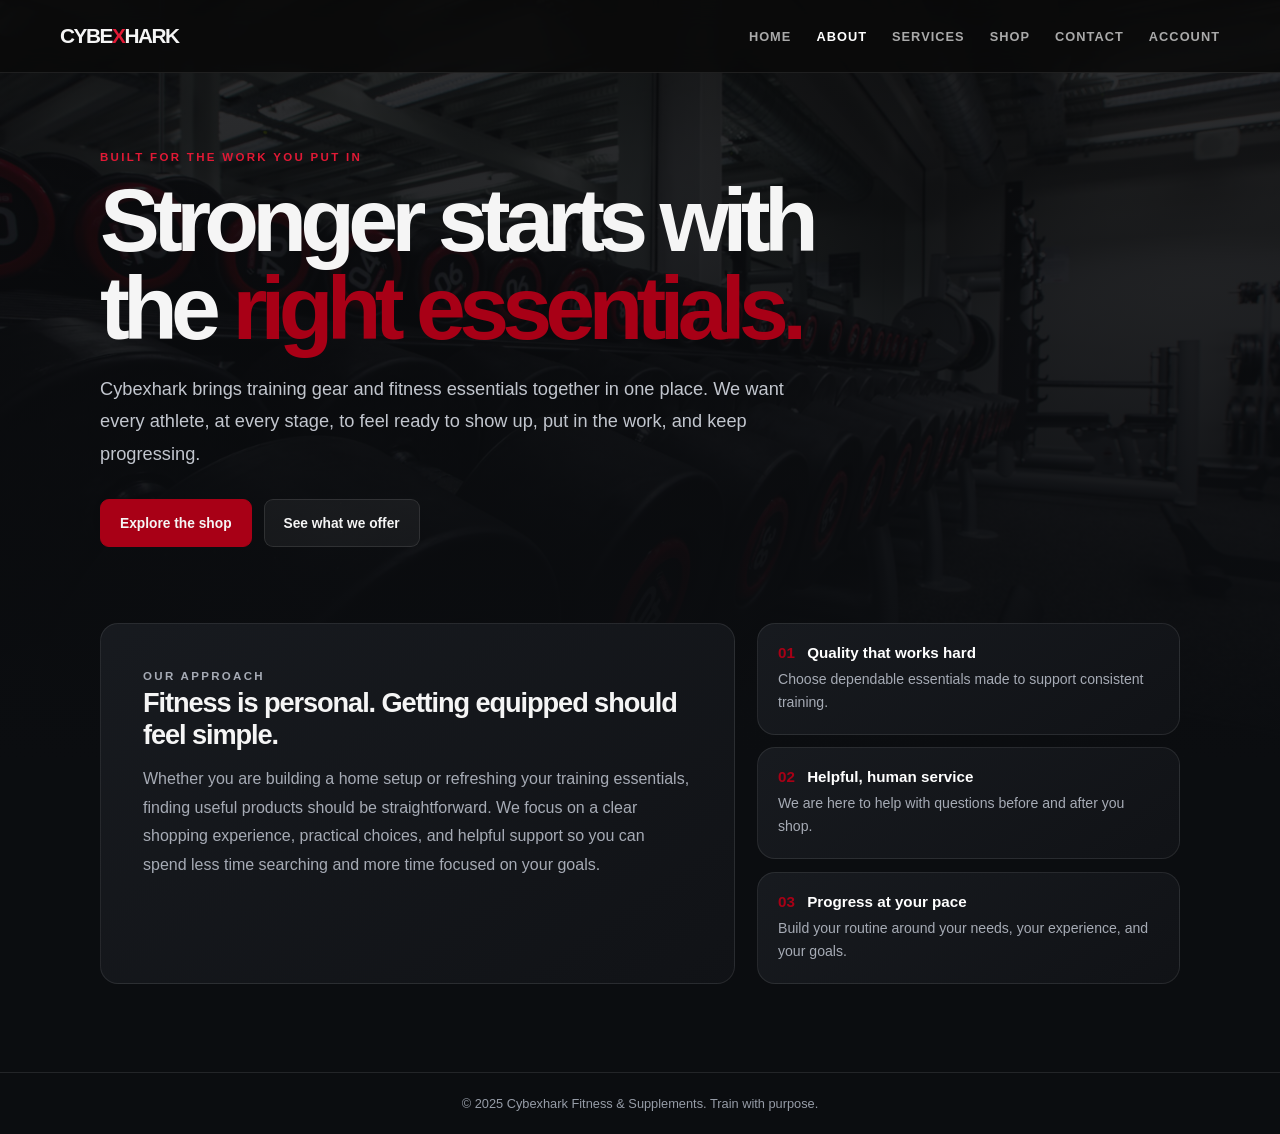
<file: about.html>
<!DOCTYPE html>
<html lang="en">
<head>
    <meta charset="UTF-8">
    <meta name="viewport" content="width=device-width, initial-scale=1.0">
    <meta name="description" content="Learn about Cybexhark, your partner for better training gear and fitness essentials.">
    <link rel="icon" href="letter-c.png" type="image/png">
    <title>About Us | Cybexhark</title>
    <style>
        :root { color-scheme: dark; --bg: #0b0d10; --panel: #14171c; --muted: #a6abb5; --accent: #ef3434; --line: rgba(255,255,255,.1); }
        * { box-sizing: border-box; }
        body { min-width: 320px; margin: 0; color: #f7f7f8; background: linear-gradient(180deg, rgba(8,9,11,.84), #0b0d10 760px), url('gym.jpg') center top / cover fixed; font-family: Inter, "Segoe UI", Arial, sans-serif; }
        a { color: inherit; text-decoration: none; }
        .site-header { position: sticky; top: 0; z-index: 5; border-bottom: 1px solid var(--line); background: rgba(10,11,13,.91); backdrop-filter: blur(14px); }
        .nav { width: min(1160px, calc(100% - 40px)); min-height: 72px; margin: auto; display: flex; align-items: center; justify-content: space-between; gap: 24px; }
        .brand { font-weight: 900; font-size: 1.3rem; letter-spacing: -.07em; }
        .brand span { color: var(--accent); }
        .nav-links { display: flex; flex-wrap: wrap; align-items: center; gap: 8px 25px; margin: 0; padding: 0; list-style: none; }
        .nav-links a { color: #c7cad0; font-size: .8rem; font-weight: 700; letter-spacing: .08em; }
        .nav-links a:hover, .nav-links a[aria-current="page"] { color: #ff6868; }
        main { width: min(1080px, calc(100% - 40px)); margin: auto; padding: 78px 0 88px; }
        .eyebrow { margin: 0 0 14px; color: #ff6666; font-size: .72rem; font-weight: 850; letter-spacing: .2em; }
        h1, h2, p { margin-top: 0; }
        h1 { max-width: 780px; margin-bottom: 20px; font-size: clamp(2.8rem, 7vw, 5.6rem); line-height: .98; letter-spacing: -.075em; }
        h1 span { color: var(--accent); }
        .intro { max-width: 710px; color: #c2c6ce; font-size: clamp(1rem, 2vw, 1.14rem); line-height: 1.8; }
        .hero-actions { display: flex; flex-wrap: wrap; gap: 12px; margin-top: 28px; }
        .button { display: inline-flex; min-height: 48px; align-items: center; justify-content: center; padding: 0 19px; border: 1px solid var(--line); border-radius: 9px; font-size: .86rem; font-weight: 800; transition: transform .2s ease, background .2s ease; }
        .button:hover { transform: translateY(-2px); }
        .button-primary { border-color: var(--accent); background: var(--accent); }
        .button-secondary { background: rgba(255,255,255,.05); }
        .story-grid { display: grid; grid-template-columns: minmax(0, 1.2fr) minmax(250px, .8fr); gap: 22px; margin-top: 76px; }
        .story-card, .value-card { border: 1px solid var(--line); border-radius: 18px; background: linear-gradient(145deg, rgba(23,26,31,.97), rgba(16,18,22,.97)); }
        .story-card { padding: clamp(24px, 5vw, 42px); }
        .story-card h2 { margin-bottom: 14px; font-size: 1.7rem; letter-spacing: -.04em; }
        .story-card p { margin-bottom: 0; color: var(--muted); line-height: 1.8; }
        .values { display: grid; gap: 12px; }
        .value-card { padding: 20px; }
        .value-card b { display: block; margin-bottom: 7px; color: #fff; font-size: .95rem; }
        .value-card p { margin: 0; color: var(--muted); font-size: .88rem; line-height: 1.65; }
        .value-card b span { margin-right: 8px; color: var(--accent); }
        footer { padding: 23px 20px; border-top: 1px solid var(--line); color: #969ca7; text-align: center; font-size: .8rem; }
        @media (max-width: 700px) { .nav { align-items: flex-start; flex-direction: column; padding: 16px 0; gap: 14px; } .nav-links { gap: 11px 18px; } main { padding-top: 58px; } .story-grid { grid-template-columns: 1fr; margin-top: 50px; } }
        @media (prefers-reduced-motion: reduce) { *, *::before, *::after { scroll-behavior: auto !important; transition-duration: .01ms !important; } }
    </style>
    <link rel="stylesheet" href="cybex-theme.css">
</head>
<body>
    <header class="site-header">
        <nav class="nav" aria-label="Main navigation">
            <a class="brand" href="index.html">CYBE<span>X</span>HARK</a>
            <ul class="nav-links">
                <li><a href="index.html">HOME</a></li><li><a href="about.html" aria-current="page">ABOUT</a></li>
                <li><a href="service.html">SERVICES</a></li><li><a href="shop.html">SHOP</a></li>
                <li><a href="contact.html">CONTACT</a></li><li><a href="dashboard.html">ACCOUNT</a></li>
            </ul>
        </nav>
    </header>
    <main>
        <p class="eyebrow">BUILT FOR THE WORK YOU PUT IN</p>
        <h1>Stronger starts with the <span>right essentials.</span></h1>
        <p class="intro">Cybexhark brings training gear and fitness essentials together in one place. We want every athlete, at every stage, to feel ready to show up, put in the work, and keep progressing.</p>
        <div class="hero-actions">
            <a class="button button-primary" href="shop.html">Explore the shop</a>
            <a class="button button-secondary" href="service.html">See what we offer</a>
        </div>
        <section class="story-grid" aria-label="Our story and values">
            <article class="story-card">
                <p class="eyebrow">OUR APPROACH</p>
                <h2>Fitness is personal. Getting equipped should feel simple.</h2>
                <p>Whether you are building a home setup or refreshing your training essentials, finding useful products should be straightforward. We focus on a clear shopping experience, practical choices, and helpful support so you can spend less time searching and more time focused on your goals.</p>
            </article>
            <div class="values">
                <article class="value-card"><b><span>01</span> Quality that works hard</b><p>Choose dependable essentials made to support consistent training.</p></article>
                <article class="value-card"><b><span>02</span> Helpful, human service</b><p>We are here to help with questions before and after you shop.</p></article>
                <article class="value-card"><b><span>03</span> Progress at your pace</b><p>Build your routine around your needs, your experience, and your goals.</p></article>
            </div>
        </section>
    </main>
    <footer>&copy; 2025 Cybexhark Fitness &amp; Supplements. Train with purpose.</footer>
    <script src="cybex-motion.js"></script>
</body>
</html>
</file>
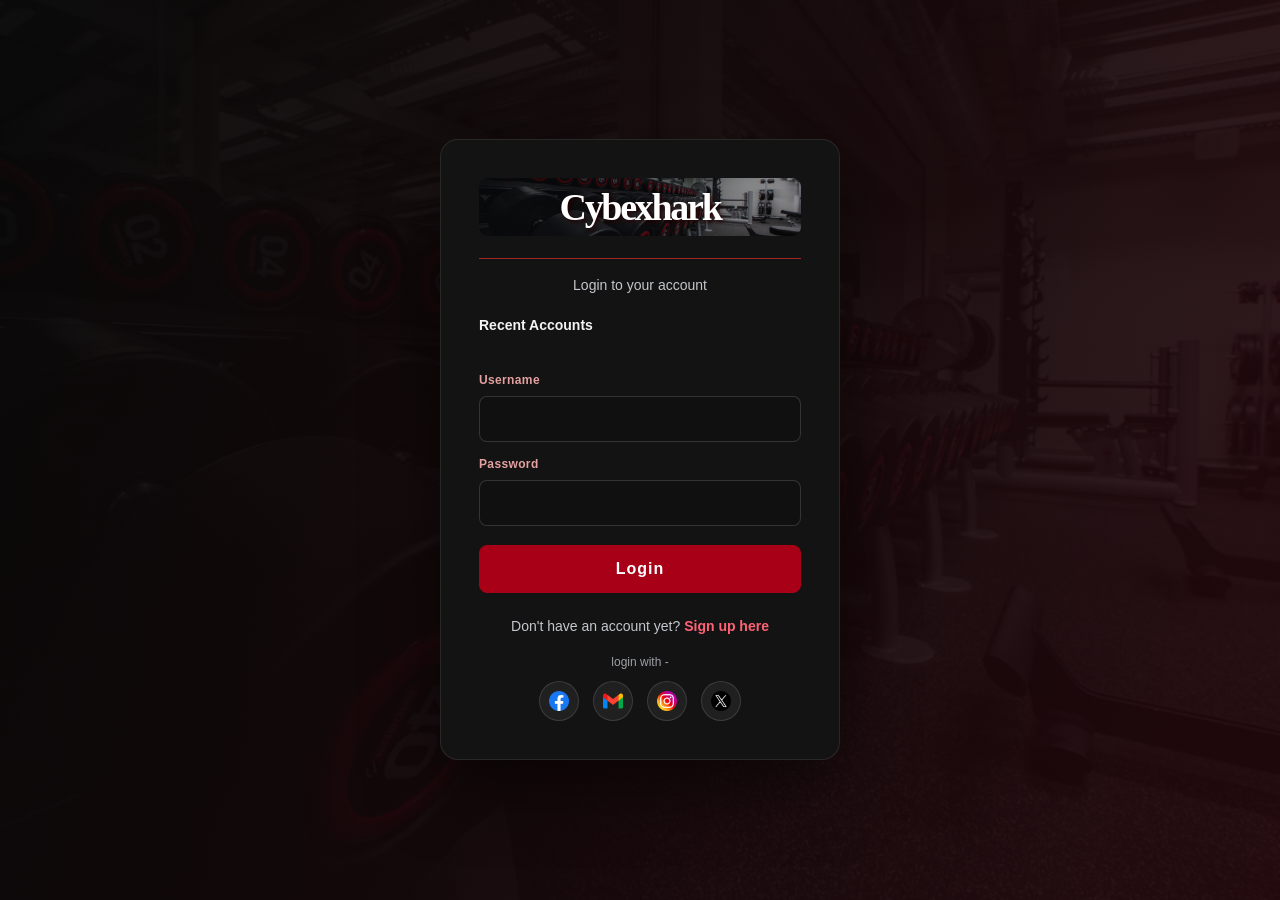
<file: checkout.html>
<!DOCTYPE html>
<html lang="en">
<head>
    <meta charset="UTF-8">
    <meta name="viewport" content="width=device-width, initial-scale=1.0">
    <link rel="icon" href="letter-c.png" type="image/x-icon">
    <title>Checkout - Cybexhark</title>
    <style>
        /* Basic Reset */
        * {
            margin: 0;
            padding: 0;
            box-sizing: border-box;
        }

        /* Body Styles */
        body {
            font-family: system-ui, -apple-system, BlinkMacSystemFont, 'Segoe UI', Roboto, Oxygen, Ubuntu, Cantarell, 'Open Sans', 'Helvetica Neue', sans-serif;    
            background: linear-gradient(to top, rgba(0, 0, 0, 0.7) 50%, rgba(0, 0, 0, 0.7) 50%), url('gym.jpg');
            background-size: cover;
            background-position: center;
            background-attachment: fixed;
            height: 100vh;
            color: #fff;
        }

        /* Navbar Styles */
        .navbar {
    background:linear-gradient(black,rgba(0, 0, 0, 0.692)); 
    color: white;
    padding: 10px;
    display: flex;
    justify-content: space-between;
    align-items: center;
    position: fixed;
    width:100%;
    border: 2px solid black;
}

.navbar .logo {
    color: rgb(177, 0, 0);
    margin-top: 5px;
    font-size: 25px;
    font-family: 'Times New Roman', Times, serif;
    flex-grow: 0; /* Ensures the logo grows to take available space */
    padding-left:10px;  
    text-shadow: 0px 5px 8px #4d0000;
    position: relative;
}

.navbar .menu ul {
    display:flex;
    justify-content: center;
}

.navbar .menu ul li { 
    display:flex;
    text-align: center
    list-style: none;
    padding-left: 150px;
    margin-top: 15px;
    font-size: 11px;
}

.menu ul li a {
    text-decoration: none;
    color: #fff;    
    font-family: Arial;
    font-weight: bold;
    transition: 0.4s ease-in-out;
}

.navbar .menu ul li a:hover {
    color: rgb(207, 0, 0);
    text-shadow: 0px 0px 4px rgba(182, 0, 0, 0.794);
}
        /* Checkout Section */
        .content {
    text-align: center;
    padding: 100px 20px;
}

        #cart-items {
            display: flex;
            flex-direction: column;
            gap: 15px;
            margin: 20px auto;
            width: 80%;
            max-width: 900px;
        }

        .cart-item {
            background: rgba(0, 0, 0, 0.63);
            border-radius: 10px;
            padding: 20px;
            box-shadow: 20px 20px 40px rgb(0, 0, 0);
            display: flex;
            align-items: center;
            gap: 20px; 
        }

        .cart-item img {
            width: 150px;  
            height: 150px; 
            object-fit: cover;
            border-radius: 10px;
        }

        .cart-item .item-info {
            display: flex;
            flex-direction: column;
            justify-content: space-between;
            width: 100%; 
        }

        .cart-item h3 {
            font-size: 20px;
            font-weight: bold;
        }

        .cart-item p {
            font-size: 16px;
        }

        #total-cost {
            font-size: 24px;
            font-weight: bold;
            color: #fff;
            margin-top: 20px;
        }

        #checkout-buttons {
            margin-top: 30px;
        }

        #checkout-buttons button {
            background-color: #333;
            color: white;
            padding: 12px 30px;
            border: none;
            border-radius: 25px;
            font-size: 16px;
            margin: 10px;
            cursor: pointer;
            transition: background-color 0.3s ease, transform 0.3s ease;
        }

        #checkout-buttons button:hover {
            background-color: darkred;
            transform: translateY(-3px);
            border: none;
        }

        /* Empty Cart Message */
        .empty-cart-message {
            color: #ffffff69;
            font-size: 18px;
            text-align: center;
            margin-top: 20px;
            padding: 10px;
            border-radius: 5px;
        }
        #back{
            background-color: #333;
            color: white;
            padding: 12px 30px;
            border: none;
            border-radius: 25px;
            font-size: 16px;
            margin: 10px;
            cursor: pointer;
            transition: background-color 0.3s ease, transform 0.3s ease;
        }

        :root {
            color-scheme: dark;
            --checkout-accent: #ef3434;
            --checkout-muted: #aeb3bb;
        }

        html {
            min-width: 320px;
        }

        body {
            min-height: 100vh;
            height: auto;
            background:
                linear-gradient(180deg, rgba(8, 9, 11, 0.86), #0b0c0f 42rem),
                url('gym.jpg') center top / cover fixed;
            font-family: Arial, Helvetica, sans-serif;
        }

        .navbar {
            position: sticky;
            top: 0;
            z-index: 10;
            justify-content: center;
            padding: 14px clamp(18px, 5vw, 72px);
            border: 0;
            border-bottom: 1px solid rgba(255, 255, 255, 0.09);
            background: rgba(10, 11, 13, 0.92);
            box-shadow: 0 8px 28px rgba(0, 0, 0, 0.22);
            backdrop-filter: blur(14px);
        }

        .navbar .menu {
            width: min(1200px, 100%);
        }

        .navbar .menu ul {
            align-items: center;
            flex-wrap: wrap;
            gap: 6px clamp(12px, 2.2vw, 30px);
            list-style: none;
        }

        .navbar .menu ul li {
            display: block;
            margin: 0;
            padding: 0;
            font-size: 0.75rem;
            letter-spacing: 0.08em;
        }

        .navbar .logo {
            margin: 0;
            padding: 0;
            color: #f7f7f8;
            font-family: Arial, Helvetica, sans-serif;
            font-size: 1.4rem;
            font-weight: 800;
            letter-spacing: -0.07em;
            text-shadow: none;
        }

        .navbar .logo::first-letter {
            color: var(--checkout-accent);
        }

        .menu ul li a {
            display: inline-block;
            padding: 9px 0;
            color: #d5d7dc;
            font-family: Arial, Helvetica, sans-serif;
        }

        .navbar .menu ul li a:hover,
        .navbar .menu ul li a:focus-visible {
            color: var(--checkout-accent);
            text-shadow: none;
        }

        .content {
            width: min(1000px, 100%);
            margin: 0 auto;
            padding: clamp(38px, 7vw, 76px) clamp(16px, 4vw, 36px) 64px;
            text-align: left;
        }

        .checkout-heading {
            margin-bottom: 30px;
            text-align: center;
        }

        .checkout-eyebrow {
            margin-bottom: 10px;
            color: var(--checkout-accent);
            font-size: 0.72rem;
            font-weight: 800;
            letter-spacing: 0.2em;
        }

        .checkout-heading h1 {
            margin-bottom: 10px;
            color: #fff;
            font-size: clamp(2.15rem, 6vw, 3.6rem);
            letter-spacing: -0.06em;
        }

        .checkout-heading > p:last-child {
            color: var(--checkout-muted);
            font-size: 0.95rem;
            line-height: 1.6;
        }

        #cart-items {
            width: 100%;
            max-width: 820px;
            margin: 0 auto;
            gap: 14px;
        }

        .cart-item {
            display: grid;
            grid-template-columns: 128px minmax(0, 1fr);
            gap: 8px 20px;
            padding: 18px;
            border: 1px solid rgba(255, 255, 255, 0.09);
            border-radius: 16px;
            background: linear-gradient(145deg, rgba(31, 34, 39, 0.97), rgba(18, 20, 23, 0.97));
            box-shadow: 0 14px 35px rgba(0, 0, 0, 0.25);
            text-align: left;
        }

        .cart-item img {
            grid-row: 1 / span 5;
            width: 128px;
            height: 128px;
            border-radius: 11px;
            object-fit: contain;
            background: #f5f5f3;
            box-shadow: none;
        }

        .cart-item h3 {
            align-self: end;
            color: #fff;
            font-size: 1.1rem;
            text-shadow: none;
        }

        .cart-item p {
            color: var(--checkout-muted);
            font-size: 0.88rem;
            line-height: 1.5;
        }

        .cart-item p:nth-of-type(2) {
            color: #fff;
            font-size: 1rem;
            font-weight: 800;
        }

        .cart-item .quantity {
            width: 76px;
            margin-left: 6px;
            padding: 6px 8px;
            border: 1px solid rgba(255, 255, 255, 0.18);
            border-radius: 7px;
            background: #101114;
            color: #fff;
            font: inherit;
        }

        .cart-item button {
            justify-self: start;
            margin: 2px 0 0;
            padding: 8px 13px;
            border: 1px solid rgba(239, 52, 52, 0.5);
            border-radius: 7px;
            background: rgba(239, 52, 52, 0.12);
            color: #ff8585;
            font-size: 0.8rem;
            font-weight: 700;
        }

        .cart-item button:hover {
            background: var(--checkout-accent);
            color: #fff;
        }

        #total-cost {
            width: min(820px, 100%);
            margin: 20px auto 0;
            padding: 18px 20px;
            border: 1px solid rgba(255, 255, 255, 0.1);
            border-radius: 12px;
            background: rgba(255, 255, 255, 0.05);
            color: #fff;
            font-size: 1.3rem;
            text-align: right;
        }

        .empty-cart-message {
            width: min(820px, 100%);
            margin: 0 auto;
            padding: 24px;
            border: 1px solid rgba(255, 255, 255, 0.1);
            border-radius: 14px;
            background: rgba(255, 255, 255, 0.04);
            color: var(--checkout-muted);
        }

        #checkout-buttons {
            display: flex;
            flex-wrap: wrap;
            justify-content: center;
            gap: 10px;
            margin-top: 24px;
        }

        #checkout-buttons button,
        #back {
            min-width: 150px;
            margin: 0;
            padding: 12px 20px;
            border: 1px solid rgba(255, 255, 255, 0.14);
            border-radius: 9px;
            background: #25282e;
            color: #fff;
            font-size: 0.9rem;
            font-weight: 750;
        }

        #checkout-buttons #confirm-order {
            border-color: var(--checkout-accent);
            background: var(--checkout-accent);
        }

        #checkout-buttons button:hover,
        #back:hover {
            transform: translateY(-2px);
            background: #c9272d;
        }

        .cart-item button:focus-visible,
        #checkout-buttons button:focus-visible,
        .cart-item input:focus-visible,
        .navbar a:focus-visible {
            outline: 3px solid #fff;
            outline-offset: 3px;
        }

        @media (max-width: 700px) {
            .navbar {
                padding: 12px 18px;
            }

            .navbar .menu ul {
                justify-content: flex-start;
                gap: 2px 18px;
            }

            .navbar .menu ul li {
                font-size: 0.67rem;
            }

            .content {
                padding-top: 42px;
            }
        }

        @media (max-width: 520px) {
            .cart-item {
                grid-template-columns: 84px minmax(0, 1fr);
                gap: 7px 13px;
                padding: 13px;
            }

            .cart-item img {
                width: 84px;
                height: 84px;
                grid-row: 1 / span 5;
            }

            .cart-item h3 {
                font-size: 0.98rem;
            }

            .cart-item p {
                font-size: 0.8rem;
            }

            #checkout-buttons {
                flex-direction: column;
            }

            #checkout-buttons button,
            #back {
                width: 100%;
            }
        }

    </style>
    <script>
        if (!localStorage.getItem('loggedInUser')) {
            window.location.replace('login.html?returnTo=checkout.html');
        }
    </script>
    <link rel="stylesheet" href="cybex-theme.css">
</head>
<body>

    <div class="main">
                <div class="navbar">
                    <div class="menu">
                        <ul>
                            <h2 class="logo">CybeXhark.</h2>
                            <li><a href="index.html">HOME</a></li>
                            <li><a href="about.html">ABOUT</a></li>
                            <li><a href="service.html">SERVICE</a></li>
                            <li><a href="shop.html">SHOP</a></li>
                            <li><a href="contact.html">CONTACT</a></li>
                            <li><a href="dashboard.html">DASHBOARD</a></li>
                        </ul>
                    </div>
                </div>   
        <div class="content">
                    <header class="checkout-heading">
                        <p class="checkout-eyebrow">YOUR ORDER</p>
                        <h1>Checkout</h1>
                        <p>Review your items and quantities before continuing to payment.</p>
                    </header>
            <div id="cart-items"></div>
            <div id="total-cost"></div>

            <!-- Empty Cart Message -->
            <div id="empty-cart-message" class="empty-cart-message" style="display: none;">
                You don’t have an order yet. Please place an order.
            </div>

            <div id="checkout-buttons">
                <button id="confirm-order">Confirm Order</button>
                <button id="cancel-order">Cancel Order</button>
                <button id="back"><a href="shop.html" style="color: white; text-decoration: none;">Back</a></button>
            </div>
            
        </div>
    </div>

    <script>
        let cart = JSON.parse(localStorage.getItem('cart')) || []; // Retrieve cart from localStorage

        // Function to update the cart UI
        function updateCart() {
            const cartItemsDiv = document.getElementById('cart-items');
            const totalCostDiv = document.getElementById('total-cost');
            const emptyCartMessage = document.getElementById('empty-cart-message');

            cartItemsDiv.innerHTML = '';
            let totalCost = 0;

            if (cart.length === 0) {
                emptyCartMessage.style.display = 'block'; // Show the empty cart message
            } else {
                emptyCartMessage.style.display = 'none'; // Hide the empty cart message
            }

            cart.forEach((item, index) => {
                cartItemsDiv.innerHTML += `
                    <div class="cart-item">
                        <img src="${item.image}">
                        <h3>${item.title}</h3>
                        <p>${item.description}</p>
                        <p>Price: $${item.price}</p>
                        <p>Quantity: 
                            <input type="number" value="${item.quantity}" min="1" id="quantity-${index}" class="quantity">
                        </p>
                        <button onclick="removeItem(${index})">Remove</button>
                    </div>
                    <style>
                        h3{
                         text-shadow: 2px 2px 4px rgb(1, 1, 1);
                         font-weight: bold;
                        }
                         img{
                         box-shadow:20px 20px 40px rgb(0, 0, 0);
                         }
                         button{
                         padding: 5px 5px;
                         transition: background-color 0.3s ease, transform 0.3s ease;
                         border-radius: 5px;
                         border: none;
                         }
                         button:hover{
                         background: darkred;
                         border:none;
                         color: white;
                         }
                        </style>
                `;

                totalCost += item.price * item.quantity;
            });

            totalCostDiv.innerHTML = `Total: $${totalCost.toFixed(2)}`;
        }

        // Update cart when quantity is changed
        document.body.addEventListener('input', function(e) {
            if (e.target.classList.contains('quantity')) {
                const index = e.target.id.split('-')[1];
                const newQuantity = parseInt(e.target.value, 10);
                cart[index].quantity = newQuantity;
                localStorage.setItem('cart', JSON.stringify(cart));
                updateCart();
            }
        });

        // Remove item from cart
        function removeItem(index) {
            cart.splice(index, 1);
            localStorage.setItem('cart', JSON.stringify(cart));
            updateCart();
        }

        // Confirm order
        document.getElementById('confirm-order').addEventListener('click', () => {
            if (cart.length === 0) {
                alert("Your cart is empty!");
                return;
            }
            const user = JSON.parse(localStorage.getItem('loggedInUser') || 'null');
            if (!user || !user.username) {
                window.location.href = 'login.html?returnTo=checkout.html';
                return;
            }

            const items = cart.map(item => ({
                name: item.name || item.title || 'Product',
                image: item.image || item.img || '',
                quantity: Number(item.quantity) || 1,
                price: Number(item.price) || 0
            }));
            const total = items.reduce((sum, item) => sum + item.price * item.quantity, 0);
            localStorage.setItem('pendingOrder', JSON.stringify({
                id: `CY-${Date.now().toString(36).toUpperCase()}`,
                username: user.username,
                createdAt: new Date().toISOString(),
                items,
                total
            }));
            window.location.href = 'payment.html';
        });

        // Cancel order
        document.getElementById('cancel-order').addEventListener('click', () => {
            localStorage.removeItem('cart');
            localStorage.removeItem('pendingOrder');
            window.location.href = 'shop.html'; // Redirect to shop page
        });

        // Initialize the cart
        updateCart();

    </script>
    <script src="cybex-motion.js"></script>
</body>
</html>
</file>
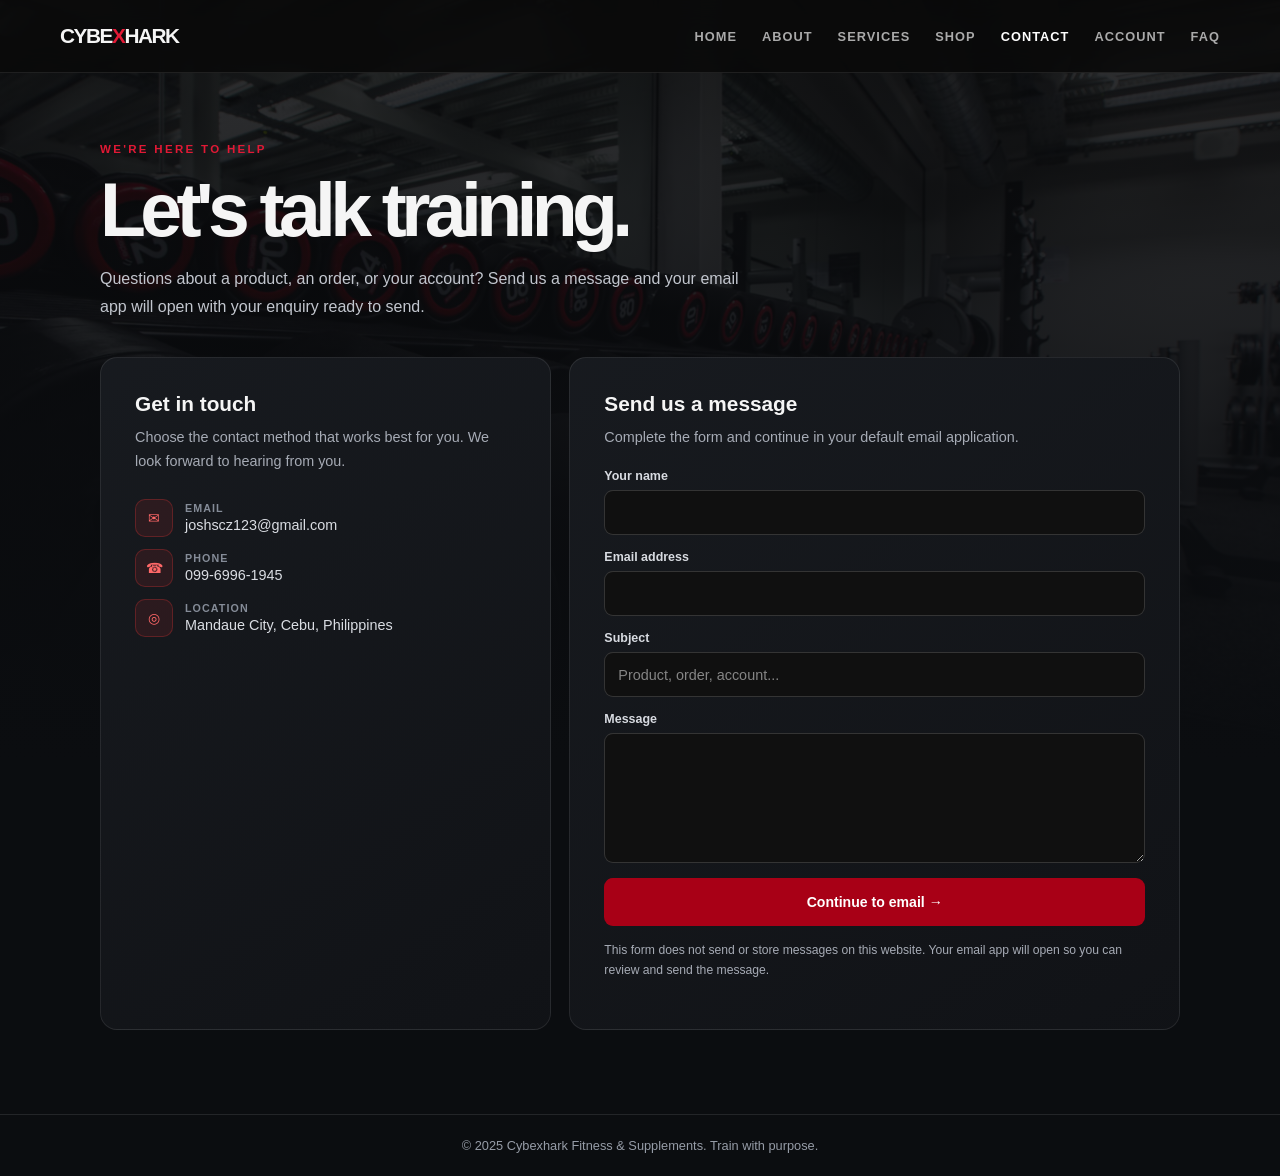
<file: contact.html>
<!DOCTYPE html>
<html lang="en">
<head>
    <meta charset="UTF-8">
    <meta name="viewport" content="width=device-width, initial-scale=1.0">
    <meta name="description" content="Contact Cybexhark for product, order, or account support.">
    <link rel="icon" href="letter-c.png" type="image/png">
    <title>Contact Us | Cybexhark</title>
    <style>
        :root { color-scheme: dark; --muted: #a6abb5; --accent: #ef3434; --line: rgba(255,255,255,.1); }
        * { box-sizing: border-box; }
        body { min-width: 320px; margin: 0; color: #f7f7f8; background: linear-gradient(180deg, rgba(8,9,11,.84), #0b0d10 760px), url('gym.jpg') center top / cover fixed; font-family: Inter, "Segoe UI", Arial, sans-serif; }
        a { color: inherit; text-decoration: none; }
        .site-header { position: sticky; top: 0; z-index: 5; border-bottom: 1px solid var(--line); background: rgba(10,11,13,.91); backdrop-filter: blur(14px); }
        .nav { width: min(1160px, calc(100% - 40px)); min-height: 72px; margin: auto; display: flex; align-items: center; justify-content: space-between; gap: 24px; }
        .brand { font-weight: 900; font-size: 1.3rem; letter-spacing: -.07em; }
        .brand span { color: var(--accent); }
        .nav-links { display: flex; flex-wrap: wrap; align-items: center; gap: 8px 25px; margin: 0; padding: 0; list-style: none; }
        .nav-links a { color: #c7cad0; font-size: .8rem; font-weight: 700; letter-spacing: .08em; }
        .nav-links a:hover, .nav-links a[aria-current="page"] { color: #ff6868; }
        main { width: min(1080px, calc(100% - 40px)); margin: auto; padding: 70px 0 84px; }
        .eyebrow { margin: 0 0 12px; color: #ff6666; font-size: .72rem; font-weight: 850; letter-spacing: .2em; }
        h1, h2, p { margin-top: 0; }
        h1 { margin-bottom: 12px; font-size: clamp(2.7rem, 7vw, 4.7rem); letter-spacing: -.075em; }
        .intro { max-width: 650px; margin-bottom: 36px; color: #c2c6ce; line-height: 1.75; }
        .contact-grid { display: grid; grid-template-columns: minmax(0, .85fr) minmax(0, 1.15fr); gap: 18px; }
        .contact-card { padding: clamp(23px, 4vw, 34px); border: 1px solid var(--line); border-radius: 17px; background: linear-gradient(145deg, rgba(23,26,31,.97), rgba(16,18,22,.97)); }
        .contact-card h2 { margin-bottom: 9px; font-size: 1.3rem; }
        .contact-card > p { color: var(--muted); font-size: .9rem; line-height: 1.7; }
        .contact-details { display: grid; gap: 12px; margin: 25px 0 0; padding: 0; list-style: none; }
        .contact-details li { display: grid; grid-template-columns: 38px minmax(0, 1fr); align-items: center; gap: 12px; color: #daddE3; font-size: .9rem; }
        .contact-icon { display: grid; width: 38px; height: 38px; place-items: center; border: 1px solid rgba(239,52,52,.27); border-radius: 10px; background: rgba(239,52,52,.1); color: #ff6868; }
        .contact-details small { display: block; margin-bottom: 3px; color: #858c98; font-size: .67rem; font-weight: 800; letter-spacing: .1em; }
        .contact-details a:hover { color: #ff7777; }
        form { display: grid; gap: 15px; margin-top: 20px; }
        .field { display: grid; gap: 7px; }
        label { color: #d8dbe1; font-size: .78rem; font-weight: 750; }
        input, textarea { width: 100%; min-height: 45px; padding: 12px 13px; border: 1px solid rgba(255,255,255,.13); border-radius: 9px; background: #0e1013; color: #fff; font: inherit; font-size: .9rem; }
        textarea { min-height: 130px; resize: vertical; }
        input:focus, textarea:focus { border-color: var(--accent); outline: 3px solid rgba(239,52,52,.17); }
        button { min-height: 48px; padding: 0 18px; border: 0; border-radius: 9px; background: var(--accent); color: #fff; cursor: pointer; font: inherit; font-size: .88rem; font-weight: 850; }
        button:hover { background: #d62929; }
        .form-note, #contactStatus { margin: 0; color: var(--muted); font-size: .76rem; line-height: 1.6; }
        #contactStatus:not(:empty) { color: #ffaaaa; }
        footer { padding: 23px 20px; border-top: 1px solid var(--line); color: #969ca7; text-align: center; font-size: .8rem; }
        @media (max-width: 700px) { .nav { align-items: flex-start; flex-direction: column; padding: 16px 0; gap: 14px; } .nav-links { gap: 11px 18px; } main { padding-top: 54px; } .contact-grid { grid-template-columns: 1fr; } }
        @media (prefers-reduced-motion: reduce) { *, *::before, *::after { transition-duration: .01ms !important; } }
    </style>
    <link rel="stylesheet" href="cybex-theme.css">
</head>
<body>
    <header class="site-header">
        <nav class="nav" aria-label="Main navigation">
            <a class="brand" href="index.html">CYBE<span>X</span>HARK</a>
            <ul class="nav-links">
                <li><a href="index.html">HOME</a></li><li><a href="about.html">ABOUT</a></li>
                <li><a href="service.html">SERVICES</a></li><li><a href="shop.html">SHOP</a></li>
                <li><a href="contact.html" aria-current="page">CONTACT</a></li><li><a href="dashboard.html">ACCOUNT</a></li>
                <li><a href="faq.html">FAQ</a></li>
            </ul>
        </nav>
    </header>
    <main>
        <p class="eyebrow">WE'RE HERE TO HELP</p>
        <h1>Let's talk <span>training.</span></h1>
        <p class="intro">Questions about a product, an order, or your account? Send us a message and your email app will open with your enquiry ready to send.</p>
        <section class="contact-grid">
            <article class="contact-card">
                <h2>Get in touch</h2>
                <p>Choose the contact method that works best for you. We look forward to hearing from you.</p>
                <ul class="contact-details">
                    <li><span class="contact-icon" aria-hidden="true">&#9993;</span><span><small>EMAIL</small><a href="mailto:joshscz123@gmail.com">joshscz123@gmail.com</a></span></li>
                    <li><span class="contact-icon" aria-hidden="true">&#9742;</span><span><small>PHONE</small><a href="tel:09969961945">099-6996-1945</a></span></li>
                    <li><span class="contact-icon" aria-hidden="true">&#9678;</span><span><small>LOCATION</small>Mandaue City, Cebu, Philippines</span></li>
                </ul>
            </article>
            <article class="contact-card">
                <h2>Send us a message</h2>
                <p>Complete the form and continue in your default email application.</p>
                <form id="contact-form">
                    <div class="field"><label for="contact-name">Your name</label><input id="contact-name" name="name" autocomplete="name" required></div>
                    <div class="field"><label for="contact-email">Email address</label><input id="contact-email" name="email" type="email" autocomplete="email" required></div>
                    <div class="field"><label for="contact-subject">Subject</label><input id="contact-subject" name="subject" placeholder="Product, order, account..." required></div>
                    <div class="field"><label for="contact-message">Message</label><textarea id="contact-message" name="message" required></textarea></div>
                    <button type="submit">Continue to email <span aria-hidden="true">&rarr;</span></button>
                    <p class="form-note">This form does not send or store messages on this website. Your email app will open so you can review and send the message.</p>
                    <p id="contactStatus" role="status" aria-live="polite"></p>
                </form>
            </article>
        </section>
    </main>
    <footer>&copy; 2025 Cybexhark Fitness &amp; Supplements. Train with purpose.</footer>
    <script>
        document.getElementById('contact-form').addEventListener('submit', event => {
            event.preventDefault();
            const form = new FormData(event.currentTarget);
            const subject = `[Cybexhark] ${form.get('subject')}`;
            const body = `Name: ${form.get('name')}\nEmail: ${form.get('email')}\n\n${form.get('message')}`;
            document.getElementById('contactStatus').textContent = 'Opening your email application. Review the message there and press Send to contact us.';
            window.location.href = `mailto:cybexhark@gmail.com?subject=${encodeURIComponent(subject)}&body=${encodeURIComponent(body)}`;
        });
    </script>
    <script src="cybex-motion.js"></script>
</body>
</html>
</file>
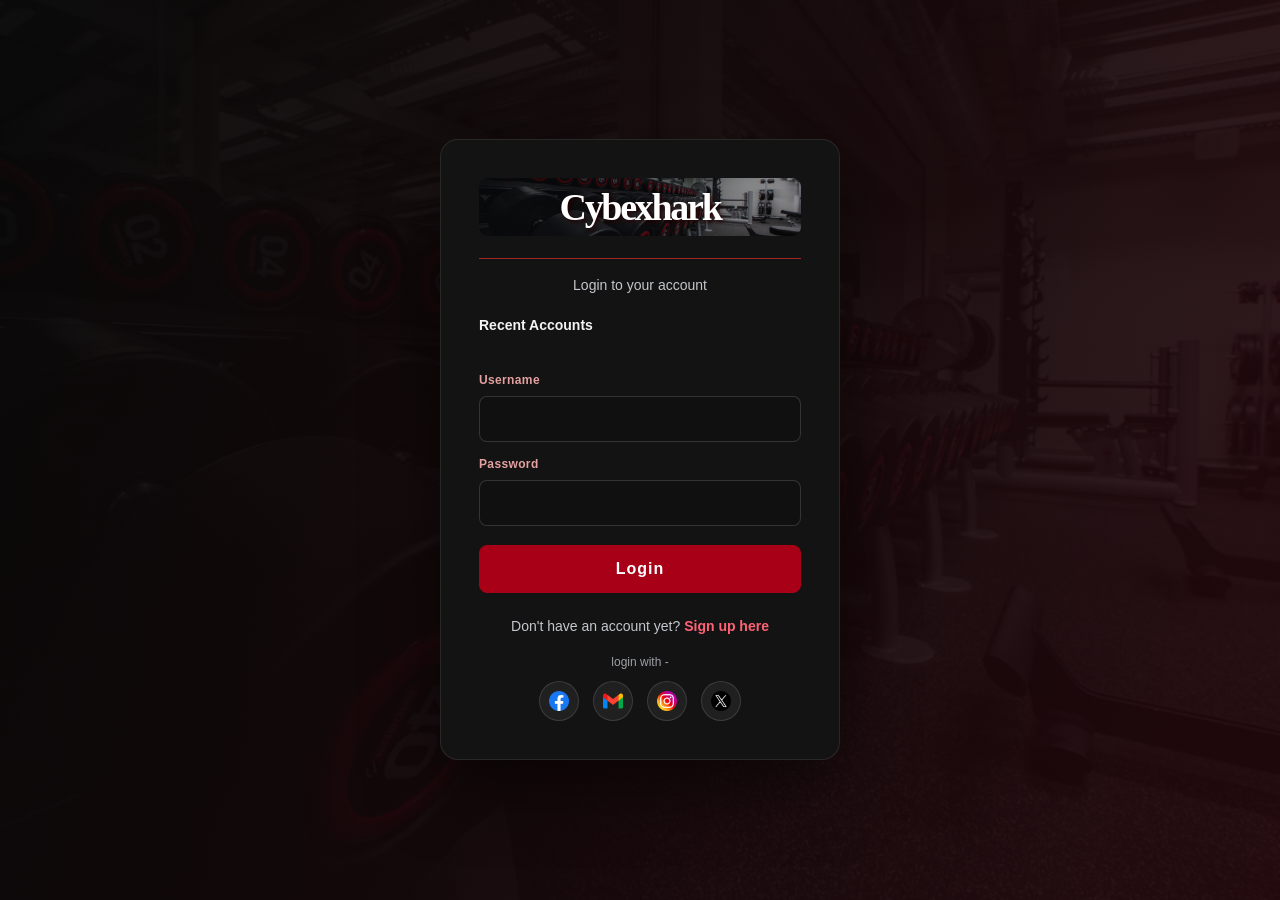
<file: dashboard.html>
<!DOCTYPE html>
<html lang="en">
<head>
    <meta charset="UTF-8">
    <meta name="viewport" content="width=device-width, initial-scale=1.0">
    <link rel="icon" href="letter-c.png" type="image/png">
    <title>Dashboard - Cybexhark</title>
    <link rel="stylesheet" href="https://cdnjs.cloudflare.com/ajax/libs/font-awesome/6.0.0/css/all.min.css">
    <script src="chart.umd.js"></script>
    <link rel="stylesheet" href="dashboard.css">
    <link rel="stylesheet" href="cybex-theme.css">
    <script>
        if (!localStorage.getItem('loggedInUser')) {
            window.location.replace('login.html?returnTo=dashboard.html');
        }
    </script>
</head>
<body>
    <div class="sidebar">
        <a class="dashboard-brand" href="index.html" aria-label="Cybexhark home">
            <span class="dashboard-brand-mark" aria-hidden="true"><i class="fa-solid fa-dumbbell"></i></span>
            <span class="dashboard-brand-wordmark"><span class="dashboard-brand-name">CYBE<span>X</span>HARK</span><small>TRAIN WITH PURPOSE</small></span>
        </a>
        <h2 class="sidebar-section-title">Dashboard</h2>
        <ul>
            <li class="admin-only"><button type="button" class="dashboard-nav is-active" data-view="overview"><i class="fa-solid fa-chart-line"></i> Overview</button></li>
            <li class="admin-only"><button type="button" class="dashboard-nav" data-view="customers"><i class="fa-solid fa-users"></i> Customers</button></li>
            <li class="admin-only"><button type="button" class="dashboard-nav" data-view="reports"><i class="fa-solid fa-file-lines"></i> Reports</button></li>
            <li class="customer-only"><button type="button" class="dashboard-nav" data-view="orders"><i class="fa-solid fa-box"></i> My Orders</button></li>
            <li><button type="button" class="dashboard-nav" data-view="settings"><i class="fa-solid fa-sliders"></i> Settings</button></li>
            <li><a href="index.html"><button type="button"><i class="fa-solid fa-house"></i> Home</button></a></li>
            <li><button type="button" id="accountSettingsLink"><i class="fa-solid fa-user"></i> Account</button></li>
            <li><button type="button" id="logoutBtn"><i class="fa-solid fa-arrow-right-from-bracket"></i> Logout</button></li>
        </ul>
        <div class="sidebar-account" id="sidebarAccount">
            <img id="sidebarAvatar" src="user.png" alt="">
            <span><strong id="sidebarName">Account</strong><small id="sidebarRole">Member</small></span>
        </div>
    </div>

    <section class="customer-dashboard" id="customerDashboard" aria-labelledby="customerDashboardTitle" hidden>
        <p class="customer-eyebrow">YOUR CYBEXHARK ACCOUNT</p>
        <h1 id="customerDashboardTitle">Welcome back</h1>
        <p class="customer-intro">Your account is ready. Browse the store or continue to your cart whenever you are.</p>
        <div class="customer-actions">
            <a href="shop.html" class="customer-action customer-action-primary">
                <span class="customer-action-icon" aria-hidden="true"><i class="fa-solid fa-bag-shopping"></i></span>
                <span><strong>Browse the shop</strong><small>Explore equipment and supplements</small></span>
                <span aria-hidden="true">&rarr;</span>
            </a>
            <a href="checkout.html" class="customer-action">
                <span class="customer-action-icon" aria-hidden="true"><i class="fa-solid fa-cart-shopping"></i></span>
                <span><strong>View your cart</strong><small>Review items before checkout</small></span>
                <span aria-hidden="true">&rarr;</span>
            </a>
        </div>
        <section class="dashboard-panel customer-orders-panel" aria-labelledby="customerOrdersHeading">
            <div class="panel-heading">
                <div><h2 id="customerOrdersHeading">Recent orders</h2><p>Your purchases, dates, and current order status.</p></div>
                <button type="button" class="secondary-button" data-view="orders">View all orders <i class="fa-solid fa-arrow-right"></i></button>
            </div>
            <div class="table-scroll">
                <table class="data-table customer-orders-table">
                    <thead><tr><th>Order</th><th>Items</th><th>Purchased</th><th>Total</th><th>Status</th></tr></thead>
                    <tbody id="customerRecentOrdersBody"></tbody>
                </table>
            </div>
            <p class="table-empty" id="customerRecentOrdersEmpty" hidden>Your order history will appear here after you complete a purchase.</p>
        </section>
        <div class="customer-note">
            <span class="customer-status-dot" aria-hidden="true"></span>
            <div><strong>Account active</strong><p>Manage your profile from Account in the sidebar.</p></div>
        </div>
    </section>

    <section class="admin-view customer-only" id="ordersView" hidden>
        <header class="dashboard-page-heading">
            <div><p class="dashboard-eyebrow">YOUR PURCHASES</p><h1>My orders</h1><p>Track your purchases and review order details.</p></div>
            <a href="shop.html" class="primary-button"><i class="fa-solid fa-bag-shopping"></i> Continue shopping</a>
        </header>
        <section class="dashboard-panel">
            <div class="table-scroll">
                <table class="data-table customer-orders-table">
                    <thead><tr><th>Order</th><th>Items</th><th>Purchased</th><th>Total</th><th>Status</th></tr></thead>
                    <tbody id="customerAllOrdersBody"></tbody>
                </table>
            </div>
            <p class="table-empty" id="customerAllOrdersEmpty" hidden>Your order history will appear here after you complete a purchase.</p>
        </section>
    </section>

    <div class="main-content">
        <header class="dashboard-page-heading">
            <div><p class="dashboard-eyebrow">CYBEXHARK / ADMIN</p><h1>Overview</h1><p>Store performance at a glance.</p></div>
            <span class="sample-data-badge"><i class="fa-solid fa-circle-info"></i> Sample dashboard data</span>
        </header>
        <div class="dashboard-header">
            <div class="card" style="background: linear-gradient(135deg, #ff0000, #d40000); color: white; box-shadow: 0 4px 15px rgba(212, 0, 0, 0.7);">
                <h3>Products Sold</h3>
                <p>4565</p>
                <p class="card-date">July 29, 2025</p>
            </div>
            <div class="card" style="background: linear-gradient(135deg, #c80000, #ad1919); color: white; box-shadow: 0 4px 15px rgba(223, 16, 16, 0.7);">
                <h3>Net Profit</h3>
                <p>$8541</p>
                <p class="card-date">August 9, 2025</p>
            </div>
            <div class="card" style="background: linear-gradient(135deg, #a50505, #770202); color: white; box-shadow: 0 4px 15px rgba(83, 3, 3, 0.7);">
                <h3>New Orders</h3>
                <p>320</p>
                <p class="card-date">September 11, 2025</p>
            </div>
            <div class="card" style="background: linear-gradient(135deg, #990e0e, #351212); color: white; box-shadow: 0 4px 15px rgba(90, 2, 2, 0.7);">
                <h3>Active Users</h3>
                <p>1400</p>
                <p class="card-date">October 28, 2025</p>
            </div>
            <div class="card" style="background: linear-gradient(135deg, #641616, #640c0c); color: white; box-shadow: 0 4px 15px rgba(83, 2, 2, 0.7);">
                <h3>Overall Sales</h3>
                <p>$15,750</p>
                <p class="card-date">December 25, 2025</p>
            </div>
        </div>
        <div class="charts-container">
            <div class="chart-container">
                <h3>Product Sales</h3>
                <canvas id="salesChart"></canvas>
            </div>
            <div class="chart-container">
                <h3>Order Summary</h3>
                <canvas id="orderChart"></canvas>
            </div>
            <div class="chart-container">
                <h3>Revenue Growth</h3>
                <canvas id="revenueChart"></canvas>
            </div>
            <div class="chart-container">
                <h3>Customer Engagement</h3>
                <canvas id="customerChart"></canvas>
            </div>
        </div> 

        <div class="orders-table">
            <h3>Recent Orders</h3>
            <table>
                <tr>
                    <th></th>
                    <th>Image</th>
                    <th>Product Name</th>
                    <th>Product ID</th>
                    <th>Quantity</th>
                    <th>Price</th>
                    <th>Order Time (date&time)</th>
                    <th>Customer</th>
                    <th>Status</th>
                </tr>
                <tr class="in-transit" id="order1">
                    <td>1</td>
                    <td><img src="creatine.jpg" width="50" style="border-radius: 20px;"></td>
                    <td>Creatine Monohydrate</td>
                    <td>id0000001</td>
                    <td>20</td>
                    <td>$69.99</td>
                    <td>27-08-2025 / 01:22:12</td>
                    <td>Telacas Cirilo</td>
                    <td>In Transit</td>
                </tr>
                <tr class="delivered" id="order2">
                    <td>2</td>
                    <td><img src="Whey Protein.jpg" width="50" style="border-radius: 20px;"></td>
                    <td>Whey Protein</td>
                    <td>id0000002</td>
                    <td>12</td>
                    <td>$55.00</td>
                    <td>25-08-2025 / 21:12:56</td>
                    <td>Arvin Guinoo</td>
                    <td>Delivered</td>
                </tr>
                <tr class="shipped" id="order3">
                    <td>3</td>
                    <td><img src="david.jpg" width="50" style="border-radius: 20px;"></td>
                    <td>Compression T-shirt</td>
                    <td>id0000020</td>
                    <td>100</td>
                    <td>$25.99</td>
                    <td>25-08-2025 / 02:12:56</td>
                    <td>Josh Mendoza</td>
                    <td>Shipped</td>
                </tr>
                <tr class="delivered" id="order4">
                    <td>4</td>
                    <td><img src="euphoria.jpg" width="50" style="border-radius: 20px;"></td>
                    <td>Euphoria Pre-workout</td>
                    <td>id000911</td>
                    <td>27</td>
                    <td>$59.99</td>
                    <td>25-08-2025 / 02:12:56</td>
                    <td>Horace Angana</td>
                    <td>Delivered</td>
                </tr>
                <tr class="in-transit" id="order5">
                    <td>5</td>
                    <td><img src="creatine.jpg" width="50" style="border-radius: 20px;"></td>
                    <td>Creatine Monohydrate</td>
                    <td>id69</td>
                    <td>25</td>
                    <td>$69.99</td>
                    <td>23-04-2025 / 03:00:36</td>
                    <td>Josh Mendoza</td>
                    <td>In Transit</td>
                </tr>
                <tr class="in-transit" id="order6">
                    <td>6</td>
                    <td><img src="belt.jpg" width="50" style="border-radius: 20px;"></td>
                    <td>Jet Black Lever Belt</td>
                    <td>id777</td>
                    <td>2</td>
                    <td>$50.99</td>
                    <td>23-04-2025 / 03:02:10</td>
                    <td>Josh Mendoza</td>
                    <td>In Transit</td>
                </tr>
                <tr class="in-transit" id="order7">
                    <td>7</td>
                    <td><img src="david.jpg" width="50" style="border-radius: 20px;"></td>
                    <td>Compression T-shirt</td>
                    <td>id0000020</td>
                    <td>100</td>
                    <td>$25.99</td>
                    <td>23-04-2025 / 03:04:22</td>
                    <td>Josh Mendoza</td>
                    <td>In Transit</td>
                </tr>
            </table>
        
        </div>
        <div class="form-container">
            <div class="order-overview">
                <h3>Order Overview</h3>
                <p>Total Revenue: <span>$56,800</span></p>
                <p>Online Orders: 50% <progress value="50" max="100"></progress></p>
                <p>Offline Orders: 30% <progress value="30" max="100"></progress></p>
                <p>Cash on Delivery: 20% <progress value="20" max="100"></progress></p>
            </div>
            <div class="todo-list">
                <h3>To-Do</h3>
                <ul>
                    <li><input type="checkbox" checked> Review top-selling inventory</li>
                    <li><input type="checkbox"> Confirm delivery schedule</li>
                    <li><input type="checkbox"> Follow up on pending orders</li>
                    <li><input type="checkbox"> Prepare campaign launch</li>
                </ul>
            </div>
        </div>
    </div>

    <section class="admin-view" id="customersView" hidden>
        <header class="dashboard-page-heading">
            <div><p class="dashboard-eyebrow">STORE MANAGEMENT</p><h1>Customers</h1><p>Registered customer accounts from this browser.</p></div>
            <span class="sample-data-badge"><i class="fa-solid fa-database"></i> Local account data</span>
        </header>
        <div class="report-metrics" id="customerMetrics"></div>
        <section class="dashboard-panel">
            <div class="panel-heading">
                <div><h2>Customer directory</h2><p>Customer details are read from registered accounts.</p></div>
                <label class="search-field"><i class="fa-solid fa-magnifying-glass" aria-hidden="true"></i><input id="customerSearch" type="search" placeholder="Search customers" aria-label="Search customers"></label>
            </div>
            <div class="table-scroll">
                <table class="data-table">
                    <thead><tr><th>Customer</th><th>Username</th><th>Email</th><th>Account</th></tr></thead>
                    <tbody id="customersTableBody"></tbody>
                </table>
            </div>
            <p class="table-empty" id="customersEmpty" hidden>No customers match your search.</p>
        </section>
    </section>

    <section class="admin-view" id="reportsView" hidden>
        <header class="dashboard-page-heading">
            <div><p class="dashboard-eyebrow">STORE MANAGEMENT</p><h1>Reports</h1><p>Review sample order performance and export the visible order list.</p></div>
            <button type="button" class="primary-button" id="exportOrdersBtn"><i class="fa-solid fa-download"></i> Export orders CSV</button>
        </header>
        <div class="report-metrics" id="reportMetrics"></div>
        <section class="dashboard-panel">
            <div class="panel-heading">
                <div><h2>Order report</h2><p>Based on the sample orders shown in Overview.</p></div>
                <label class="filter-field">Status
                    <select id="reportStatusFilter">
                        <option value="all">All statuses</option>
                        <option value="delivered">Delivered</option>
                        <option value="shipped">Shipped</option>
                        <option value="in transit">In Transit</option>
                    </select>
                </label>
            </div>
            <div class="table-scroll">
                <table class="data-table">
                    <thead><tr><th>Order</th><th>Product</th><th>Quantity</th><th>Unit price</th><th>Customer</th><th>Status</th></tr></thead>
                    <tbody id="reportsTableBody"></tbody>
                </table>
            </div>
        </section>
    </section>

    <section class="admin-view" id="settingsView" hidden>
        <header class="dashboard-page-heading">
            <div><p class="dashboard-eyebrow">PREFERENCES</p><h1>Settings</h1><p>Personalize your dashboard and choose the updates you want to receive.</p></div>
        </header>
        <section class="dashboard-panel settings-panel">
            <div class="panel-heading"><div><h2>Appearance</h2><p>Personalize the dashboard on this device.</p></div></div>
            <label class="settings-control" for="themeSelector"><span><strong>Color theme</strong><small>Choose the dashboard color scheme.</small></span>
                <select id="themeSelector"><option value="dark">Dark (default)</option><option value="light">Light</option></select>
            </label>
            <div class="panel-heading settings-subheading"><div><h2>Notifications</h2><p>Notification preferences are saved in this browser.</p></div></div>
            <label class="settings-toggle" for="emailNotifications"><span><strong>Email notifications</strong><small>Order and account updates</small></span><input type="checkbox" id="emailNotifications"></label>
            <label class="settings-toggle" for="smsNotifications"><span><strong>SMS notifications</strong><small>Important delivery updates</small></span><input type="checkbox" id="smsNotifications"></label>
            <label class="settings-toggle" for="newproductNotifications"><span><strong>Product notifications</strong><small>New product and promotion updates</small></span><input type="checkbox" id="newproductNotifications"></label>
            <div class="settings-actions"><p id="settingsSaveMessage" role="status" aria-live="polite"></p><button type="button" class="primary-button" id="saveSettingsBtn">Save preferences</button></div>
        </section>
    </section>
    <section class="account-settings-section admin-view" id="accountSettingsSection" hidden>
        <div class="profile-section">
            <div id="coverPhoto" class="profile-cover"></div>
            <div class="profile-identity">
                <img id="profilePicture" src="user.png" alt="Profile image" class="profile-avatar">
                <div>
                    <h2 id="profileName">Account</h2>
                    <p id="profileRole">Member</p>
                </div>
            </div>
            <div class="profile-upload">
                <label for="uploadProfilePicture" class="custom-file-label">Upload profile photo</label>
                <input type="file" id="uploadProfilePicture" accept="image/*" class="custom-file-input">
                <label for="uploadCoverPhoto" class="custom-file-label">Upload cover photo</label>
                <input type="file" id="uploadCoverPhoto" accept="image/*" class="custom-file-input">
            </div>
        </div>
        <div class="account-section">
            <header class="account-section-heading">
                <div><p class="dashboard-eyebrow">PROFILE & SECURITY</p><h2>Account settings</h2></div>
                <button type="button" class="secondary-button" id="returnToDashboardBtn"><i class="fa-solid fa-arrow-left"></i> Back to dashboard</button>
            </header>
            <div class="account-settings-item">
                <label for="currentUsername">Username</label>
                <div class="account-input-row"><input type="text" id="currentUsername" readonly><button type="button" id="changeUsernameBtn">Edit</button></div>
            </div>
            <div class="account-settings-item">
                <label for="currentEmail">Email address</label>
                <div class="account-input-row"><input type="email" id="currentEmail" readonly><button type="button" id="changeEmailBtn">Edit</button></div>
            </div>
            <div class="account-settings-item">
                <label for="currentPassword">Password</label>
                <div class="account-input-row"><input type="password" id="currentPassword" value="••••••••" readonly><button type="button" id="accountChangePasswordBtn">Change password</button></div>
            </div>
        </div>
    </section>
    
    <!-- Modals for Changing Information -->
    <div class="modal" id="changeModal" style="display: none;">
        <div class="modal-content">
            <h3 id="modalTitle">Change Information</h3>
            <div id="currentPasswordContainer" style="display: none;">
                <label for="currentPasswordInput" style="float: left; font-weight: bold;">Current Password:</label>
                <input type="password" id="currentPasswordInput" placeholder="Enter current password" style="text-align: left;">
                <label for="currentPasswordInput" style="float: left; font-weight: bold;">New Password:</label>
            </div>
            <input type="text" id="modalInput" placeholder="Enter new value" style="text-align: left;" autocomplete="off">
            <button id="saveModalBtn">Save</button>
            <button id="closeModalBtn">Cancel</button>
        </div>
    </div>

    <div class="footer">
        <p>&copy; Copyright - Cybexhark</p>
    </div>
    <script src="dashboard.js"></script>
    
</body>
</html>
</file>
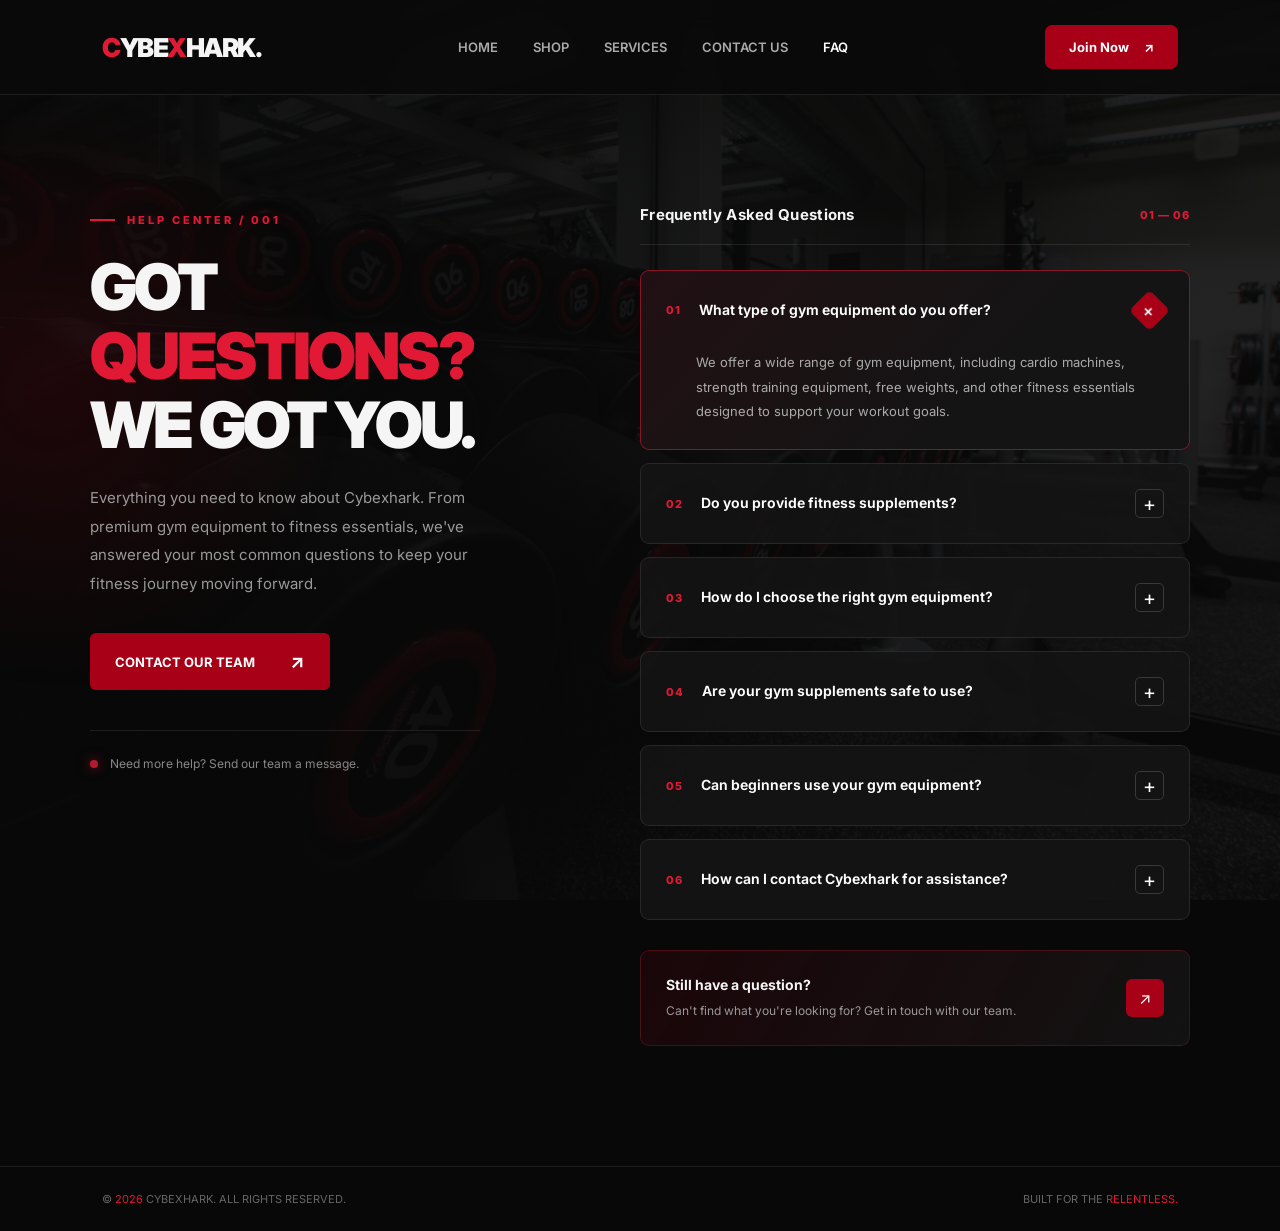
<file: faq.html>
<!DOCTYPE html>
<html lang="en">
<head>
    <meta charset="UTF-8">
    <meta name="viewport" content="width=device-width, initial-scale=1.0">
    <link rel="icon" href="letter-c.png" type="image/png">
    <title>FAQ | Cybexhark</title>

    <link rel="preconnect" href="https://fonts.googleapis.com">
    <link rel="preconnect" href="https://fonts.gstatic.com" crossorigin>
    <link href="https://fonts.googleapis.com/css2?family=Inter:wght@400;500;600;700;800;900&display=swap" rel="stylesheet">

    <style>
        :root {
            --background: #080808;
            --surface: #141414;
            --surface-hover: #1c1c1c;
            --primary: #a80016;
            --primary-light: #e11935;
            --text: #f5f5f5;
            --muted: #999;
            --border: rgba(255,255,255,0.09);
        }

        * {
            margin: 0;
            padding: 0;
            box-sizing: border-box;
        }

        html {
            scroll-behavior: smooth;
        }

        body {
            font-family: 'Inter', sans-serif;
            background: var(--background);
            color: var(--text);
            min-height: 100vh;
            overflow-x: hidden;
        }

        body::before {
            content: "";
            position: fixed;
            inset: 0;
            background:
                linear-gradient(90deg,
                    rgba(8,8,8,.97),
                    rgba(8,8,8,.88)),
                url('gym.jpg') center/cover no-repeat;
            z-index: -2;
        }

        body::after {
            content: "";
            position: fixed;
            width: 600px;
            height: 600px;
            background: radial-gradient(circle,
                rgba(150,0,20,.16),
                transparent 70%);
            top: 10%;
            left: -250px;
            z-index: -1;
            pointer-events: none;
        }

        /* NAVIGATION */

        .navbar {
            width: 100%;
            padding: 25px 8%;
            display: flex;
            justify-content: space-between;
            align-items: center;
            border-bottom: 1px solid var(--border);
            background: rgba(10,10,10,.75);
            backdrop-filter: blur(15px);
            position: relative;
            z-index: 10;
        }

        .logo {
            font-size: 26px;
            font-weight: 900;
            letter-spacing: -1.5px;
            color: white;
            text-decoration: none;
        }

        .logo span {
            color: var(--primary-light);
        }

        .nav-links {
            display: flex;
            align-items: center;
            gap: 35px;
        }

        .nav-links a {
            text-decoration: none;
            color: #aaa;
            font-size: 13px;
            font-weight: 600;
            transition: .3s;
        }

        .nav-links a:hover,
        .nav-links a.active {
            color: white;
        }

        .join-btn {
            display: inline-flex;
            align-items: center;
            gap: 15px;
            padding: 13px 23px;
            background: var(--primary);
            border: 1px solid rgba(255,255,255,.1);
            border-radius: 7px;
            color: white;
            font-family: inherit;
            font-size: 13px;
            font-weight: 700;
            text-decoration: none;
            transition: .3s;
        }

        .join-btn:hover {
            background: var(--primary-light);
            transform: translateY(-2px);
            box-shadow: 0 8px 30px rgba(168,0,22,.3);
        }

        /* MAIN SECTION */

        .container {
            max-width: 1350px;
            margin: auto;
            padding: 110px 7% 120px;
            display: grid;
            grid-template-columns: .9fr 1.1fr;
            gap: 100px;
            align-items: start;
        }

        .left-section {
            position: sticky;
            top: 60px;
            animation: fadeUp .7s ease both;
        }

        .eyebrow {
            display: inline-flex;
            align-items: center;
            gap: 12px;
            color: var(--primary-light);
            font-size: 11px;
            font-weight: 800;
            letter-spacing: 3px;
            margin-bottom: 25px;
        }

        .eyebrow::before {
            content: "";
            width: 25px;
            height: 2px;
            background: var(--primary-light);
        }

        .faq-header {
            font-size: clamp(43px, 5vw, 68px);
            line-height: 1.08;
            letter-spacing: -3px;
            font-weight: 900;
            margin-bottom: 25px;
        }

        .faq-header span {
            color: var(--primary-light);
        }

        .description {
            color: var(--muted);
            font-size: 15px;
            line-height: 1.9;
            max-width: 410px;
            margin-bottom: 35px;
        }

        .contact-btn {
            display: inline-flex;
            align-items: center;
            gap: 35px;
            padding: 17px 25px;
            background: var(--primary);
            color: white;
            text-decoration: none;
            font-size: 13px;
            font-weight: 700;
            border-radius: 6px;
            transition: .3s;
        }

        .contact-btn:hover {
            background: var(--primary-light);
            gap: 45px;
            box-shadow: 0 10px 35px rgba(168,0,22,.3);
            transform: translateY(-3px);
        }

        .contact-btn span {
            font-size: 19px;
        }

        .support-info {
            display: flex;
            align-items: center;
            gap: 12px;
            margin-top: 40px;
            padding-top: 25px;
            border-top: 1px solid var(--border);
            max-width: 390px;
        }

        .support-dot {
            width: 8px;
            height: 8px;
            background: #b71930;
            border-radius: 50%;
            box-shadow: 0 0 12px rgba(225,25,53,.6);
        }

        .support-info p {
            color: #888;
            font-size: 12px;
        }

        /* FAQ SECTION */

        .right-section {
            animation: fadeUp .8s .15s ease both;
        }

        .faq-top {
            display: flex;
            justify-content: space-between;
            align-items: center;
            margin-bottom: 25px;
            padding-bottom: 20px;
            border-bottom: 1px solid var(--border);
        }

        .faq-top h2 {
            font-size: 15px;
            font-weight: 700;
            letter-spacing: .3px;
        }

        .faq-count {
            font-size: 11px;
            color: var(--primary-light);
            font-weight: 800;
            letter-spacing: 1px;
        }

        .faq-item {
            background: rgba(20,20,20,.9);
            border: 1px solid var(--border);
            border-radius: 9px;
            margin-bottom: 13px;
            overflow: hidden;
            transition: background .3s, border-color .3s;
        }

        .faq-item:hover {
            background: var(--surface-hover);
            border-color: rgba(225,25,53,.35);
        }

        .faq-item.active {
            background: linear-gradient(135deg,
                #211013 0%,
                #141414 65%);
            border-color: rgba(225,25,53,.55);
        }

        .faq-question {
            width: 100%;
            background: transparent;
            border: none;
            color: white;
            padding: 25px;
            display: flex;
            justify-content: space-between;
            align-items: center;
            gap: 20px;
            text-align: left;
            cursor: pointer;
            font-family: inherit;
        }

        .question-content {
            display: flex;
            align-items: center;
            gap: 18px;
        }

        .question-number {
            color: var(--primary-light);
            font-size: 11px;
            font-weight: 800;
            letter-spacing: 1px;
        }

        .question-title {
            font-size: 14px;
            font-weight: 650;
            line-height: 1.6;
            transition: color .3s;
        }

        .faq-item.active .question-title {
            color: #fff;
        }

        .faq-icon {
            width: 29px;
            height: 29px;
            min-width: 29px;
            border: 1px solid #393939;
            border-radius: 5px;
            display: flex;
            justify-content: center;
            align-items: center;
            font-size: 20px;
            font-weight: 400;
            transition: .3s;
        }

        .faq-item.active .faq-icon {
            background: var(--primary);
            border-color: var(--primary);
            transform: rotate(45deg);
        }

        .faq-answer-wrapper {
            display: grid;
            grid-template-rows: 0fr;
            transition: grid-template-rows .35s ease;
        }

        .faq-item.active .faq-answer-wrapper {
            grid-template-rows: 1fr;
        }

        .faq-answer-inner {
            overflow: hidden;
        }

        .faq-answer {
            color: #aaa;
            font-size: 13px;
            line-height: 1.9;
            padding: 0 28px 25px 55px;
        }

        /* BOTTOM CARD */

        .bottom-card {
            margin-top: 30px;
            padding: 25px;
            border-radius: 9px;
            border: 1px solid rgba(225,25,53,.25);
            background: linear-gradient(120deg,
                rgba(120,0,18,.17),
                rgba(20,20,20,.9));
            display: flex;
            justify-content: space-between;
            align-items: center;
            gap: 15px;
        }

        .bottom-card h3 {
            font-size: 14px;
            margin-bottom: 8px;
        }

        .bottom-card p {
            font-size: 12px;
            color: #999;
            line-height: 1.6;
        }

        .bottom-card a {
            color: white;
            background: var(--primary);
            width: 38px;
            height: 38px;
            min-width: 38px;
            border-radius: 6px;
            display: flex;
            align-items: center;
            justify-content: center;
            text-decoration: none;
            transition: .3s;
        }

        .bottom-card a:hover {
            background: var(--primary-light);
            transform: translateX(3px);
        }

        /* FOOTER */

        footer {
            border-top: 1px solid var(--border);
            padding: 25px 8%;
            display: flex;
            justify-content: space-between;
            gap: 20px;
            color: #666;
            font-size: 11px;
        }

        footer span {
            color: var(--primary-light);
        }

        /* ANIMATIONS */

        @keyframes fadeUp {
            from {
                opacity: 0;
                transform: translateY(25px);
            }
            to {
                opacity: 1;
                transform: translateY(0);
            }
        }

        /* RESPONSIVE DESIGN */

        @media (max-width: 950px) {
            .container {
                grid-template-columns: 1fr;
                gap: 65px;
                padding-top: 70px;
            }

            .left-section {
                position: static;
            }

            .faq-header {
                font-size: 52px;
            }

            .nav-links {
                gap: 18px;
            }
        }

        @media (max-width: 650px) {
            .navbar {
                padding: 20px 6%;
                flex-wrap: wrap;
                gap: 20px;
            }

            .logo {
                font-size: 23px;
            }

            .nav-links {
                order: 3;
                width: 100%;
                justify-content: space-between;
                gap: 8px;
            }

            .nav-links a {
                font-size: 11px;
            }

            .join-btn {
                padding: 11px 16px;
            }

            .container {
                padding: 65px 6% 80px;
                gap: 55px;
            }

            .faq-header {
                font-size: 43px;
                letter-spacing: -2px;
            }

            .faq-question {
                padding: 20px 16px;
            }

            .question-content {
                gap: 12px;
            }

            .question-title {
                font-size: 12px;
            }

            .faq-answer {
                padding: 0 18px 22px 42px;
                font-size: 12px;
            }

            footer {
                flex-direction: column;
                text-align: center;
                align-items: center;
            }
        }

        @media (prefers-reduced-motion: reduce) {
            *,
            *::before,
            *::after {
                animation-duration: .01ms !important;
                transition-duration: .01ms !important;
                scroll-behavior: auto !important;
            }
        }
    </style>
    <link rel="stylesheet" href="cybex-theme.css">
</head>

<body>

    <!-- NAVIGATION -->
    <nav class="navbar">

        <a href="index.html" class="logo">
            CYBE<span>X</span>HARK.
        </a>

        <div class="nav-links">
            <a href="index.html">HOME</a>
            <a href="shop.html">SHOP</a>
            <a href="service.html">SERVICES</a>
            <a href="contact.html">CONTACT US   </a>
            <a href="faq.html" class="active"
               aria-current="page">FAQ</a>
        </div>

        <a href="login.html" class="join-btn">
            Join Now <span>↗</span>
        </a>

    </nav>

    <!-- MAIN CONTENT -->
    <main class="container">

        <!-- LEFT SECTION -->
        <section class="left-section">

            <div class="eyebrow">
                HELP CENTER / 001
            </div>

            <h1 class="faq-header">
                GOT<br>
                <span>QUESTIONS?</span><br>
                WE GOT YOU.
            </h1>

            <p class="description">
                Everything you need to know about Cybexhark.
                From premium gym equipment to fitness essentials,
                we've answered your most common questions to
                keep your fitness journey moving forward.
            </p>

            <a href="contact.html" class="contact-btn">
                CONTACT OUR TEAM
                <span>↗</span>
            </a>

            <div class="support-info">
                <div class="support-dot"></div>
                <p>Need more help? Send our team a message.</p>
            </div>

        </section>

        <!-- RIGHT SECTION -->
        <section class="right-section" aria-label="Frequently asked questions">

            <div class="faq-top">
                <h2>Frequently Asked Questions</h2>
                <span class="faq-count">01 — 06</span>
            </div>

            <!-- FAQ 1 -->
            <div class="faq-item active">

                <button class="faq-question"
                        aria-expanded="true"
                        aria-controls="answer-1">

                    <span class="question-content">
                        <span class="question-number">01</span>
                        <span class="question-title">
                            What type of gym equipment do you offer?
                        </span>
                    </span>

                    <span class="faq-icon" aria-hidden="true">+</span>

                </button>

                <div class="faq-answer-wrapper" id="answer-1">
                    <div class="faq-answer-inner">
                        <p class="faq-answer">
                            We offer a wide range of gym equipment,
                            including cardio machines, strength training
                            equipment, free weights, and other fitness
                            essentials designed to support your workout
                            goals.
                        </p>
                    </div>
                </div>

            </div>

            <!-- FAQ 2 -->
            <div class="faq-item">

                <button class="faq-question"
                        aria-expanded="false"
                        aria-controls="answer-2">

                    <span class="question-content">
                        <span class="question-number">02</span>
                        <span class="question-title">
                            Do you provide fitness supplements?
                        </span>
                    </span>

                    <span class="faq-icon" aria-hidden="true">+</span>

                </button>

                <div class="faq-answer-wrapper" id="answer-2">
                    <div class="faq-answer-inner">
                        <p class="faq-answer">
                            Yes! We offer fitness supplements such as
                            protein powders, pre-workouts, vitamins,
                            and other products to complement your
                            training and nutrition routine.
                        </p>
                    </div>
                </div>

            </div>

            <!-- FAQ 3 -->
            <div class="faq-item">

                <button class="faq-question"
                        aria-expanded="false"
                        aria-controls="answer-3">

                    <span class="question-content">
                        <span class="question-number">03</span>
                        <span class="question-title">
                            How do I choose the right gym equipment?
                        </span>
                    </span>

                    <span class="faq-icon" aria-hidden="true">+</span>

                </button>

                <div class="faq-answer-wrapper" id="answer-3">
                    <div class="faq-answer-inner">
                        <p class="faq-answer">
                            Choosing the right equipment depends on
                            your fitness goals, available space,
                            experience level, and budget. Our team
                            can help you explore suitable options.
                        </p>
                    </div>
                </div>

            </div>

            <!-- FAQ 4 -->
            <div class="faq-item">

                <button class="faq-question"
                        aria-expanded="false"
                        aria-controls="answer-4">

                    <span class="question-content">
                        <span class="question-number">04</span>
                        <span class="question-title">
                            Are your gym supplements safe to use?
                        </span>
                    </span>

                    <span class="faq-icon" aria-hidden="true">+</span>

                </button>

                <div class="faq-answer-wrapper" id="answer-4">
                    <div class="faq-answer-inner">
                        <p class="faq-answer">
                            We aim to provide products from reputable
                            suppliers. Always review the product label,
                            ingredients, and recommended usage.
                            Consult a qualified healthcare professional
                            if you have any health concerns.
                        </p>
                    </div>
                </div>

            </div>

            <!-- FAQ 5 -->
            <div class="faq-item">

                <button class="faq-question"
                        aria-expanded="false"
                        aria-controls="answer-5">

                    <span class="question-content">
                        <span class="question-number">05</span>
                        <span class="question-title">
                            Can beginners use your gym equipment?
                        </span>
                    </span>

                    <span class="faq-icon" aria-hidden="true">+</span>

                </button>

                <div class="faq-answer-wrapper" id="answer-5">
                    <div class="faq-answer-inner">
                        <p class="faq-answer">
                            Absolutely! Our equipment selection
                            includes options suitable for beginners
                            and experienced fitness enthusiasts.
                            Start with equipment appropriate for
                            your current fitness level.
                        </p>
                    </div>
                </div>

            </div>

            <!-- FAQ 6 -->
            <div class="faq-item">

                <button class="faq-question"
                        aria-expanded="false"
                        aria-controls="answer-6">

                    <span class="question-content">
                        <span class="question-number">06</span>
                        <span class="question-title">
                            How can I contact Cybexhark for assistance?
                        </span>
                    </span>

                    <span class="faq-icon" aria-hidden="true">+</span>

                </button>

                <div class="faq-answer-wrapper" id="answer-6">
                    <div class="faq-answer-inner">
                        <p class="faq-answer">
                            You can reach us through our Contact Us
                            page. Send your questions or concerns,
                            and our team will assist you with your
                            inquiries.
                        </p>
                    </div>
                </div>

            </div>

            <!-- ADDITIONAL SUPPORT -->
            <div class="bottom-card">

                <div>
                    <h3>Still have a question?</h3>
                    <p>
                        Can't find what you're looking for?
                        Get in touch with our team.
                    </p>
                </div>

                <a href="contact.html"
                   aria-label="Visit contact page">↗</a>

            </div>

        </section>

    </main>

    <!-- FOOTER -->
    <footer>
        <p>© <span id="year"></span> CYBEXHARK. ALL RIGHTS RESERVED.</p>
        <p>BUILT FOR THE <span>RELENTLESS.</span></p>
    </footer>

    <!-- JAVASCRIPT -->
    <script>
        const faqItems = document.querySelectorAll('.faq-item');

        faqItems.forEach(item => {
            const button = item.querySelector('.faq-question');

            button.addEventListener('click', () => {
                const isActive = item.classList.contains('active');

                // Close all FAQ items
                faqItems.forEach(otherItem => {
                    otherItem.classList.remove('active');

                    otherItem.querySelector('.faq-question')
                        .setAttribute('aria-expanded', 'false');
                });

                // Open selected FAQ if previously closed
                if (!isActive) {
                    item.classList.add('active');
                    button.setAttribute('aria-expanded', 'true');
                }
            });
        });

        // Automatically update footer year
        document.getElementById('year').textContent =
            new Date().getFullYear();
    </script>

    <script src="cybex-motion.js"></script>
</body>
</html>
</file>
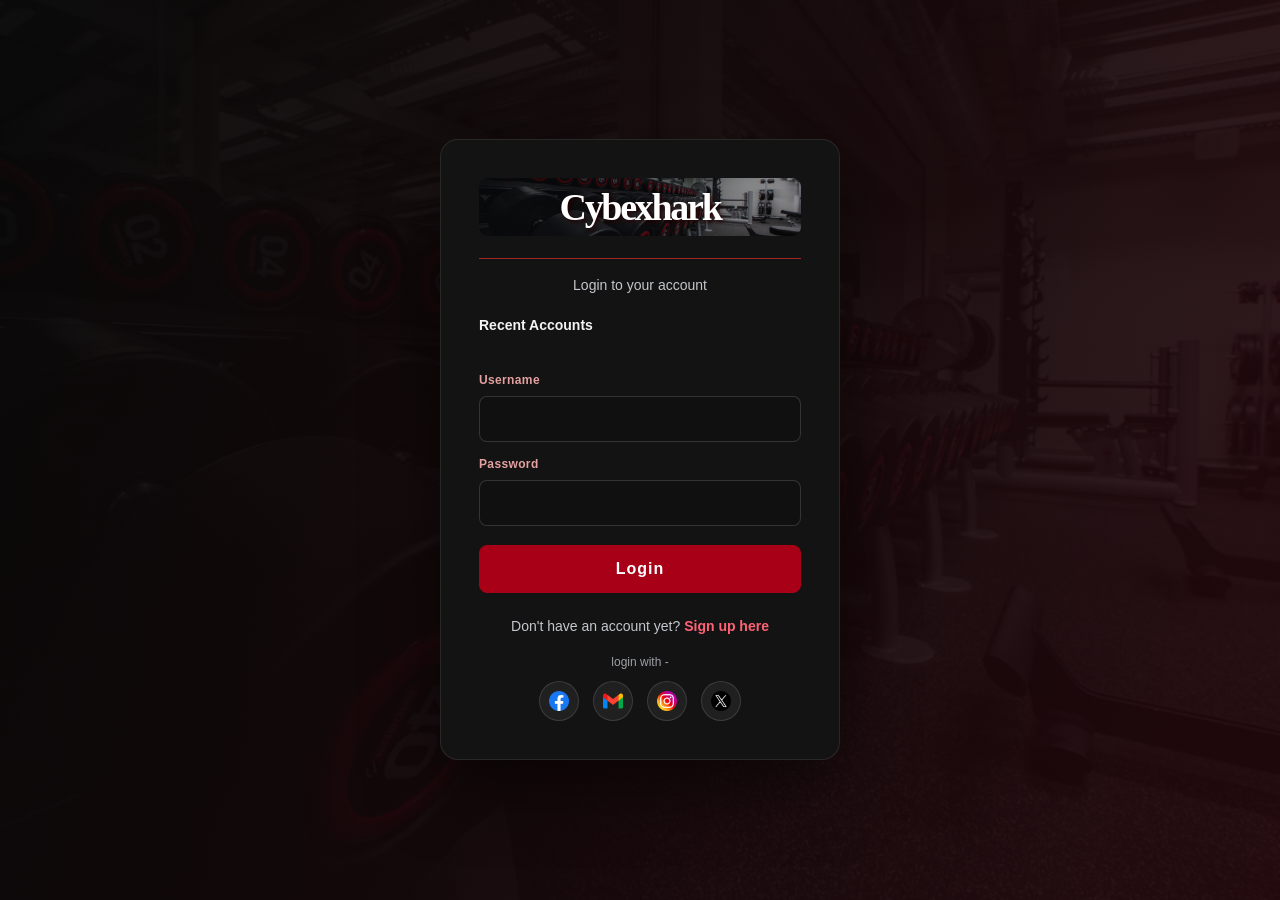
<file: login.html>
<!DOCTYPE html>
<html lang="en">
<head>
    <meta charset="UTF-8">
    <meta name="viewport" content="width=device-width, initial-scale=1.0">
    <link rel="icon" href="letter-c.png">
    <title>Login - Cybexhark</title>
    <style>
        body {
            font-family: Arial, sans-serif;
            width: 100%;
            background: linear-gradient(Darkred,rgba(0, 0, 0, 0.932));
            background-position: center;
            background-size: cover;
            display: flex;
            justify-content: center;
            align-items: center;
            height: 100vh;
            margin: 0;
        }

        .container {
            padding: 20px;
            width: 90%;
            max-width: 400px;
            background: linear-gradient(Darkred,black);
            color: white;
            border-radius: 20px;
            padding-right: 40px;
            transition: 0.3s ease-in-out;
            box-shadow: 0px 2px 8px rgba(0, 0, 0, 0.829);
        }
        .container:hover {
            box-shadow: 0px 2px 8px rgba(0, 0, 0, 0.616);
            transform: translateY(-5px); 
        }

        h2 {
            text-align: center;
            color: rgb(255, 255, 255);
            font-size: 24px;
        }

        form {
            display: flex;
            flex-direction: column;
            gap: 15px;
        }

        label {
            font-size: 14px;
            color: rgba(233, 110, 110, 0.658);
            font-weight: bold;
        }

        input[type="text"], input[type="password"] {
            padding: 10px;
            font-size: 14px;
            border: 2px solid #c400005d;
            background-color: #ffdfdf;
            border-radius: 5px;
            width: 94%;
        }

        button {
            padding: 10px;
            background-color: darkred;
            color: white;
            border: none;
            border-radius: 5px;
            cursor: pointer;
            font-size: 16px;
        }
        button:hover {
            background-color: white;
            color: black;
            font-weight: bold;
        }

        .center-text {
            text-align: center;
            font-size: 14px;
        }

        .center-text a {
            color: darkred;
            text-decoration: none;
        }

        .center-text a:hover {
            color: rgba(255, 255, 255, 0.445);
        }

        .icons {
            text-align: center;
            word-spacing: 30px;
        }

        p {
            text-align: center;
        }
        #logo{
            background: linear-gradient(to top, rgba(0, 0, 0, 0.5) 50%, rgba(0, 0, 0, 0.5) 50%), url('gym.jpg');
            height: 45px;
            font-size: 50px;
            border-radius: 10px;
        }
s
        .recent-accounts {
            margin-bottom: 20px;
        }

        .recent-accounts h3 {
            color: white;
            text-align: center;
        }

        .account {
            display: flex;
            align-items: center;
            gap: 10px;
            margin-bottom: 10px;
            cursor: pointer;
        }

        .account p {
            margin: 0;
            color: white;
        }

        /* Responsive authentication page styling */
        * {
            box-sizing: border-box;
        }

        body {
            min-height: 100vh;
            height: auto;
            padding: 32px 18px;
            color: #f5f5f5;
            background:
                linear-gradient(135deg, rgba(8, 9, 11, 0.96), rgba(35, 10, 12, 0.9)),
                url("gym.jpg") center / cover fixed;
            font-family: "Segoe UI", Arial, sans-serif;
        }

        .container {
            width: min(100%, 430px);
            padding: clamp(24px, 6vw, 38px);
            border: 1px solid rgba(255, 255, 255, 0.12);
            border-radius: 18px;
            background: rgba(18, 19, 22, 0.94);
            box-shadow: 0 24px 70px rgba(0, 0, 0, 0.5);
            backdrop-filter: blur(14px);
        }

        .container:hover {
            transform: none;
            box-shadow: 0 24px 70px rgba(0, 0, 0, 0.5);
        }

        #logo {
            display: flex;
            min-height: 58px;
            height: auto !important;
            align-items: center;
            justify-content: center;
            margin: 0 0 22px;
            border-radius: 9px;
            background:
                linear-gradient(90deg, rgba(10, 11, 13, 0.8), rgba(10, 11, 13, 0.4)),
                url("gym.jpg") center 45% / cover;
            font-size: clamp(28px, 8vw, 38px);
            letter-spacing: -0.06em;
        }

        .container > hr {
            width: 100%;
            margin: 0 0 18px;
            border: 0;
            border-top: 1px solid rgba(239, 52, 52, 0.65);
        }

        .container > p:first-of-type {
            margin-bottom: 24px;
            color: #c4c7cc !important;
            font-size: 14px !important;
        }

        .recent-accounts {
            margin-bottom: 22px;
        }

        .recent-accounts h3 {
            margin-bottom: 12px;
            color: #f4f4f4;
            font-size: 14px;
            text-align: left;
        }

        #recentAccountsContainer {
            display: grid;
            grid-template-columns: repeat(auto-fit, minmax(130px, 1fr));
            gap: 8px;
        }

        .account {
            min-width: 0;
            margin: 0;
            padding: 9px;
            overflow: hidden;
            border: 1px solid rgba(255, 255, 255, 0.1);
            border-radius: 9px;
            background: rgba(255, 255, 255, 0.045);
        }

        .account:hover {
            border-color: rgba(239, 52, 52, 0.65);
            background: rgba(239, 52, 52, 0.1);
        }

        .account img {
            flex: 0 0 38px;
            width: 38px;
            height: 38px;
            object-fit: cover;
        }

        .account p {
            overflow: hidden;
            font-size: 12px;
            text-overflow: ellipsis;
            white-space: nowrap;
        }

        form {
            gap: 9px;
        }

        label {
            margin-top: 6px;
            color: #e5a0a0;
            font-size: 12px;
            letter-spacing: 0.03em;
        }

        input[type="text"],
        input[type="password"] {
            width: 100%;
            min-height: 46px;
            padding: 12px 14px;
            border: 1px solid rgba(255, 255, 255, 0.14);
            border-radius: 8px;
            outline: none;
            background: #24262b;
            color: #fff;
            font: inherit;
            font-size: 15px;
            transition: border-color 160ms ease, box-shadow 160ms ease;
        }

        input[type="text"]:focus,
        input[type="password"]:focus {
            border-color: #ef3434;
            box-shadow: 0 0 0 3px rgba(239, 52, 52, 0.16);
        }

        form br {
            display: none;
        }

        button {
            min-height: 48px;
            margin-top: 10px;
            border-radius: 8px;
            background: #e42e34;
            font-weight: 700;
            letter-spacing: 0.06em;
            transition: background 160ms ease, transform 160ms ease;
        }

        button:hover {
            transform: translateY(-1px);
            background: #c82028;
            color: #fff;
        }

        .center-text {
            margin: 22px 0 18px;
            color: #c4c7cc;
            line-height: 1.6;
        }

        .center-text a {
            color: #ff6969;
            font-weight: 700;
        }

        .center-text a:hover {
            color: #fff;
        }

        .container > p:nth-of-type(3) {
            margin-bottom: 12px;
            color: #9da0a6;
            font-size: 12px;
        }

        .icons {
            display: flex;
            justify-content: center;
            gap: 14px;
            word-spacing: normal;
        }

        .icons a {
            display: grid;
            width: 40px;
            height: 40px;
            place-items: center;
            border: 1px solid rgba(255, 255, 255, 0.12);
            border-radius: 50%;
            background: rgba(255, 255, 255, 0.06);
            transition: transform 160ms ease, background 160ms ease;
        }

        .icons a:hover {
            transform: translateY(-2px);
            background: rgba(239, 52, 52, 0.2);
        }

        .icons img {
            display: block;
            width: 20px;
            height: 20px;
            object-fit: contain;
        }

        @media (max-width: 380px) {
            body {
                padding: 18px 12px;
            }

            .container {
                padding: 22px 18px;
            }
        }
    </style>
    <link rel="stylesheet" href="cybex-theme.css">
</head>
<body class="auth-page">
    <div class="container">
        <h1 id="logo" style="color: white; text-shadow:2px 2px 4px #220000; font-family: 'Times New Roman', Times, serif; text-align: center;">Cybexhark</h1>
        <hr style="2px solid darkred; width: 100%;">
        <p style="text-align: center; color: rgba(243, 212, 212, 0.712); font-size: 20px; font-size: 12px;">Login to your account</p>
        
        <div class="recent-accounts">
            <h3>Recent Accounts</h3>
            <div id="recentAccountsContainer"></div>
        </div>

        <form id="loginForm">
            <label for="loginUsername">Username</label>
            <input type="text" id="loginUsername" required>
            <br>

            <label for="loginPassword">Password</label>
            <input type="password" id="loginPassword" required>
            <br>

            <button type="submit" id="loginButton">Login</button>
        </form>

        <p class="center-text">Don't have an account yet? <a href="signup.html">Sign up here</a></p>
        <p>login with -</p>
        <div class="icons">
            <a href="https://www.facebook.com/"><img src="facebook.png" width="22px" height="22px"></a>
            <a href="https://accounts.google.com/"><img src="gmail.png" width="22px" height="22px"></a>
            <a href="https://www.instagram.com/"><img src="social.png" width="22px" height="22px"></a>
            <a href="https://twitter.com/login"><img src="twitter.png" width="22px" height="22px"></a>
        </div>
    </div>

    <script>
        const recentAccountsContainer = document.getElementById('recentAccountsContainer');
        const loginForm = document.getElementById('loginForm');

        // Load recent accounts
        const users = JSON.parse(localStorage.getItem('users')) || [];
        users.forEach(user => {
            const accountDiv = document.createElement('div');
            accountDiv.classList.add('account');
            accountDiv.innerHTML = `
                <img src="${user.profilePicture || 'user.png'}" alt="Profile Picture" width="50" style="border-radius: 50%;">
                <p>${user.firstName} ${user.lastName}</p>
            `;
            accountDiv.addEventListener('click', () => {
                document.getElementById('loginUsername').value = user.username;
            });
            recentAccountsContainer.appendChild(accountDiv);
        });

        // Handle login
        loginForm.addEventListener('submit', function(event) {
            event.preventDefault();

            const enteredUsername = document.getElementById('loginUsername').value;
            const enteredPassword = document.getElementById('loginPassword').value;

            const user = users.find(u => u.username === enteredUsername && u.password === enteredPassword);

            if (user) {
                alert('Login successful!');
                localStorage.setItem('loggedInUser', JSON.stringify(user));
                const requestedDestination = new URLSearchParams(window.location.search).get('returnTo');
                const allowedDestinations = ['shop.html', 'checkout.html', 'dashboard.html'];
                window.location.href = allowedDestinations.includes(requestedDestination)
                    ? requestedDestination
                    : 'dashboard.html';
            } else {
                alert('Invalid username or password. Please try again.');
            }
        });
    </script>
    <script src="cybex-motion.js"></script>
</body>
</html>
</file>
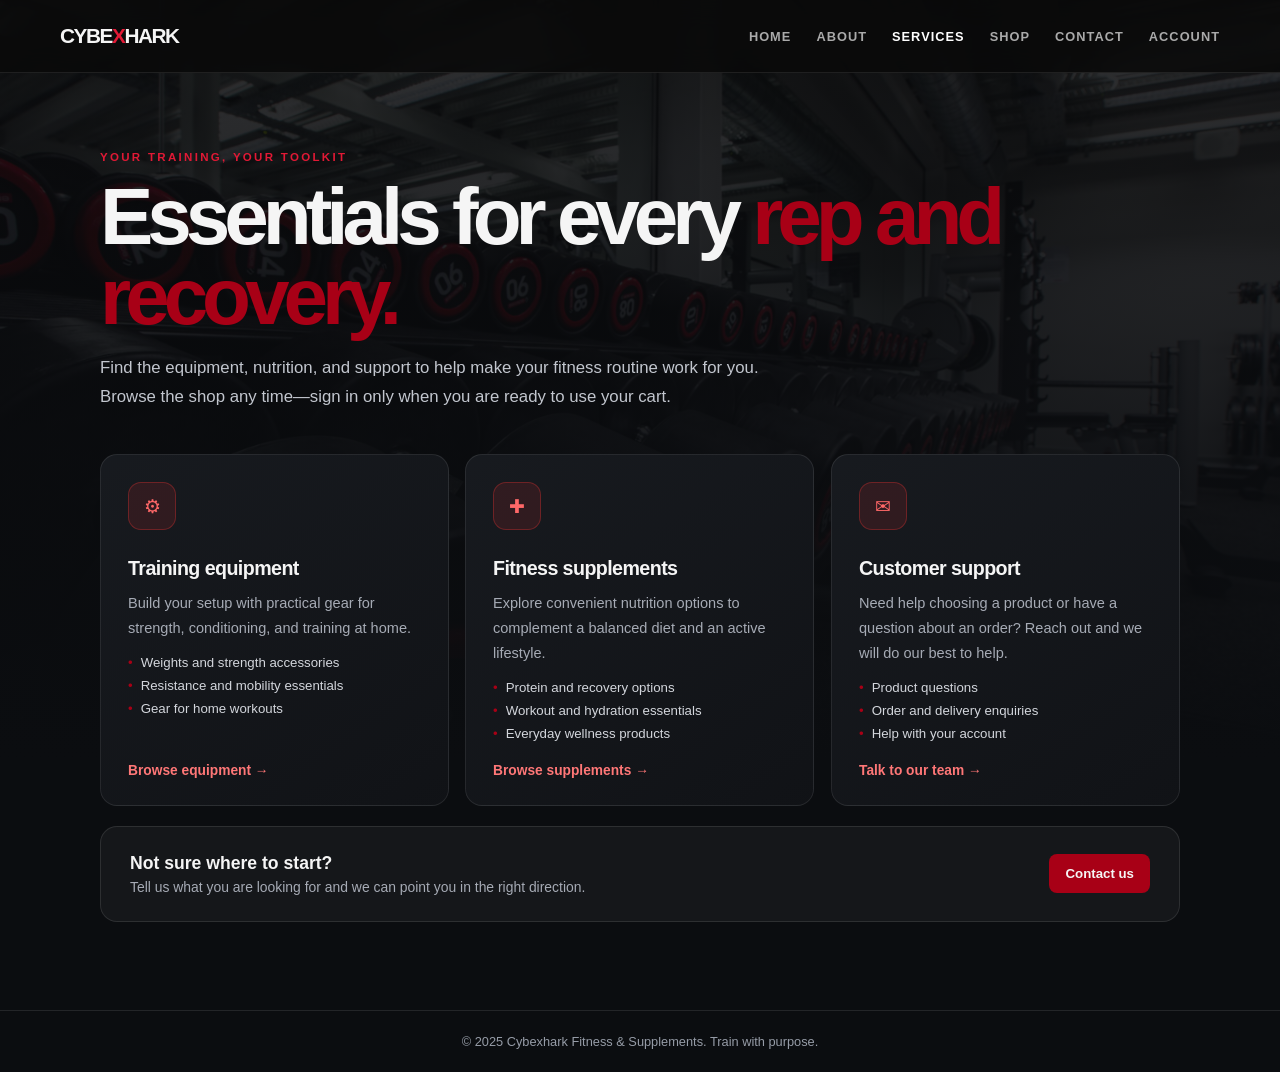
<file: service.html>
<!DOCTYPE html>
<html lang="en">
<head>
    <meta charset="UTF-8">
    <meta name="viewport" content="width=device-width, initial-scale=1.0">
    <meta name="description" content="Explore Cybexhark fitness equipment, supplements, and customer support.">
    <link rel="icon" href="letter-c.png" type="image/png">
    <title>Services | Cybexhark</title>
    <style>
        :root { color-scheme: dark; --muted: #a6abb5; --accent: #ef3434; --line: rgba(255,255,255,.1); }
        * { box-sizing: border-box; }
        body { min-width: 320px; margin: 0; color: #f7f7f8; background: linear-gradient(180deg, rgba(8,9,11,.84), #0b0d10 760px), url('gym.jpg') center top / cover fixed; font-family: Inter, "Segoe UI", Arial, sans-serif; }
        a { color: inherit; text-decoration: none; }
        .site-header { position: sticky; top: 0; z-index: 5; border-bottom: 1px solid var(--line); background: rgba(10,11,13,.91); backdrop-filter: blur(14px); }
        .nav { width: min(1160px, calc(100% - 40px)); min-height: 72px; margin: auto; display: flex; align-items: center; justify-content: space-between; gap: 24px; }
        .brand { font-weight: 900; font-size: 1.3rem; letter-spacing: -.07em; }
        .brand span { color: var(--accent); }
        .nav-links { display: flex; flex-wrap: wrap; align-items: center; gap: 8px 25px; margin: 0; padding: 0; list-style: none; }
        .nav-links a { color: #c7cad0; font-size: .8rem; font-weight: 700; letter-spacing: .08em; }
        .nav-links a:hover, .nav-links a[aria-current="page"] { color: #ff6868; }
        main { width: min(1080px, calc(100% - 40px)); margin: auto; padding: 78px 0 88px; }
        .eyebrow { margin: 0 0 14px; color: #ff6666; font-size: .72rem; font-weight: 850; letter-spacing: .2em; }
        h1, h2, p { margin-top: 0; }
        h1 { margin-bottom: 16px; font-size: clamp(2.7rem, 7vw, 5rem); line-height: 1; letter-spacing: -.075em; }
        h1 span { color: var(--accent); }
        .intro { max-width: 660px; margin-bottom: 42px; color: #c2c6ce; font-size: 1.05rem; line-height: 1.75; }
        .services { display: grid; grid-template-columns: repeat(3, minmax(0, 1fr)); gap: 16px; }
        .service-card { display: flex; min-height: 310px; flex-direction: column; align-items: flex-start; padding: 27px; border: 1px solid var(--line); border-radius: 17px; background: linear-gradient(145deg, rgba(23,26,31,.97), rgba(16,18,22,.97)); transition: transform .2s ease, border-color .2s ease; }
        .service-card:hover { transform: translateY(-4px); border-color: rgba(239,52,52,.55); }
        .service-icon { display: grid; width: 48px; height: 48px; place-items: center; margin-bottom: 27px; border: 1px solid rgba(239,52,52,.32); border-radius: 13px; background: rgba(239,52,52,.12); color: #ff6868; font-size: 1.2rem; }
        .service-card h2 { margin-bottom: 11px; font-size: 1.23rem; letter-spacing: -.03em; }
        .service-card p { color: var(--muted); font-size: .91rem; line-height: 1.7; }
        .service-card ul { display: grid; gap: 8px; margin: 0 0 22px; padding: 0; color: #d3d6dc; list-style: none; font-size: .83rem; }
        .service-card li::before { margin-right: 8px; color: var(--accent); content: "•"; }
        .service-link { margin-top: auto; color: #ff7777; font-size: .86rem; font-weight: 800; }
        .support-banner { display: flex; align-items: center; justify-content: space-between; gap: 22px; margin-top: 20px; padding: 26px 29px; border: 1px solid var(--line); border-radius: 17px; background: rgba(255,255,255,.045); }
        .support-banner h2 { margin-bottom: 5px; font-size: 1.1rem; }
        .support-banner p { margin-bottom: 0; color: var(--muted); font-size: .87rem; }
        .support-banner a { flex: 0 0 auto; padding: 12px 16px; border-radius: 8px; background: var(--accent); font-size: .83rem; font-weight: 800; }
        footer { padding: 23px 20px; border-top: 1px solid var(--line); color: #969ca7; text-align: center; font-size: .8rem; }
        @media (max-width: 800px) { .services { grid-template-columns: 1fr 1fr; } .service-card:last-child { grid-column: 1 / -1; min-height: 250px; } }
        @media (max-width: 700px) { .nav { align-items: flex-start; flex-direction: column; padding: 16px 0; gap: 14px; } .nav-links { gap: 11px 18px; } main { padding-top: 58px; } }
        @media (max-width: 560px) { .services { grid-template-columns: 1fr; } .service-card:last-child { grid-column: auto; } .support-banner { align-items: flex-start; flex-direction: column; } }
        @media (prefers-reduced-motion: reduce) { *, *::before, *::after { transition-duration: .01ms !important; } }
    </style>
    <link rel="stylesheet" href="cybex-theme.css">
</head>
<body>
    <header class="site-header">
        <nav class="nav" aria-label="Main navigation">
            <a class="brand" href="index.html">CYBE<span>X</span>HARK</a>
            <ul class="nav-links">
                <li><a href="index.html">HOME</a></li><li><a href="about.html">ABOUT</a></li>
                <li><a href="service.html" aria-current="page">SERVICES</a></li><li><a href="shop.html">SHOP</a></li>
                <li><a href="contact.html">CONTACT</a></li><li><a href="dashboard.html">ACCOUNT</a></li>
            </ul>
        </nav>
    </header>
    <main>
        <p class="eyebrow">YOUR TRAINING, YOUR TOOLKIT</p>
        <h1>Essentials for every <span>rep and recovery.</span></h1>
        <p class="intro">Find the equipment, nutrition, and support to help make your fitness routine work for you. Browse the shop any time—sign in only when you are ready to use your cart.</p>
        <section class="services" aria-label="Cybexhark services">
            <article class="service-card">
                <span class="service-icon" aria-hidden="true">&#9881;</span>
                <h2>Training equipment</h2>
                <p>Build your setup with practical gear for strength, conditioning, and training at home.</p>
                <ul><li>Weights and strength accessories</li><li>Resistance and mobility essentials</li><li>Gear for home workouts</li></ul>
                <a class="service-link" href="shop.html">Browse equipment <span aria-hidden="true">&rarr;</span></a>
            </article>
            <article class="service-card">
                <span class="service-icon" aria-hidden="true">&#10010;</span>
                <h2>Fitness supplements</h2>
                <p>Explore convenient nutrition options to complement a balanced diet and an active lifestyle.</p>
                <ul><li>Protein and recovery options</li><li>Workout and hydration essentials</li><li>Everyday wellness products</li></ul>
                <a class="service-link" href="shop.html">Browse supplements <span aria-hidden="true">&rarr;</span></a>
            </article>
            <article class="service-card">
                <span class="service-icon" aria-hidden="true">&#9993;</span>
                <h2>Customer support</h2>
                <p>Need help choosing a product or have a question about an order? Reach out and we will do our best to help.</p>
                <ul><li>Product questions</li><li>Order and delivery enquiries</li><li>Help with your account</li></ul>
                <a class="service-link" href="contact.html">Talk to our team <span aria-hidden="true">&rarr;</span></a>
            </article>
        </section>
        <aside class="support-banner">
            <div><h2>Not sure where to start?</h2><p>Tell us what you are looking for and we can point you in the right direction.</p></div>
            <a href="contact.html">Contact us</a>
        </aside>
    </main>
    <footer>&copy; 2025 Cybexhark Fitness &amp; Supplements. Train with purpose.</footer>
    <script src="cybex-motion.js"></script>
</body>
</html>
</file>
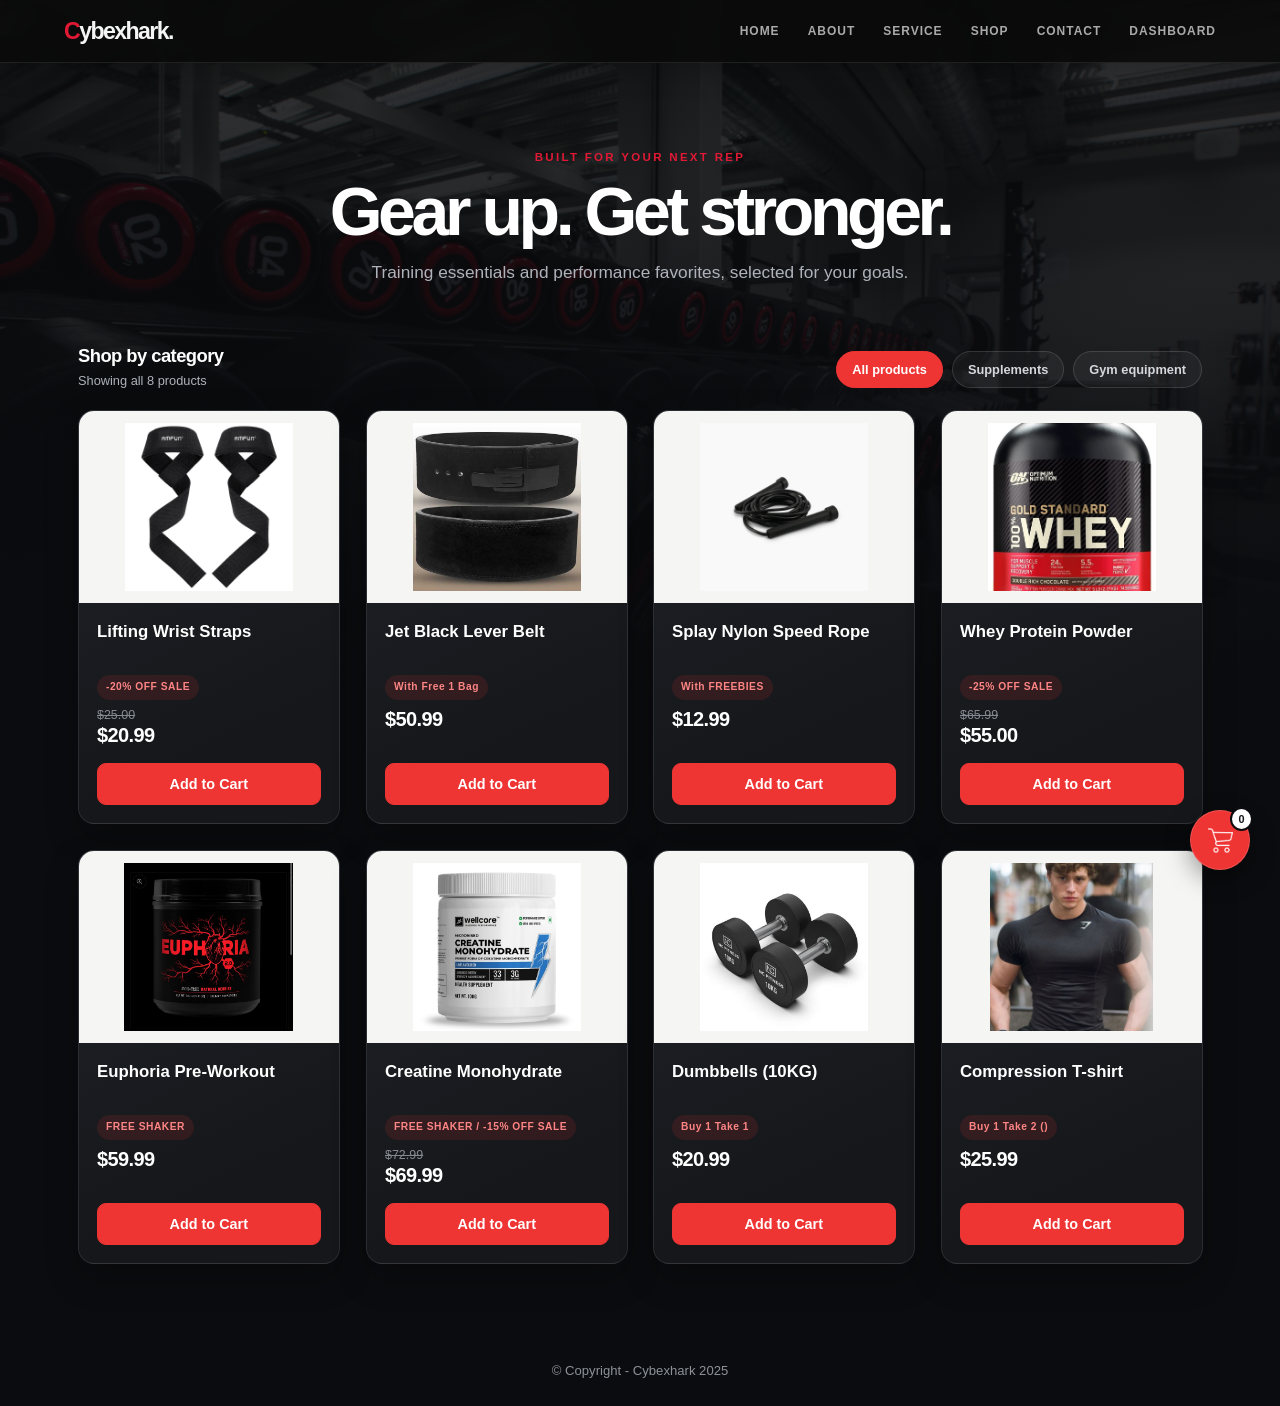
<file: shop.html>
<!DOCTYPE html>
<html lang="en">
<head>
    <meta charset="UTF-8">
    <meta name="viewport" content="width=device-width, initial-scale=1.0">
    <link rel="icon" href="letter-c.png" type="image/x-icon">
    <title>Shop - Cybexhark</title>
    <link rel="stylesheet" href="styleshop.css">
    <link rel="stylesheet" href="cybex-theme.css">
</head>
<body>

    <div class="main">
        <!-- Navbar Section -->
        <div class="navbar">
            <div class="menu">
                <h2 class="logo">Cybexhark.</h2>
                <ul>
                    <li><a href="index.html">HOME</a></li>
                    <li><a href="about.html">ABOUT</a></li>
                    <li><a href="service.html">SERVICE</a></li>
                    <li><a href="shop.html">SHOP</a></li>
                    <li><a href="contact.html">CONTACT</a></li>
                    <li><a href="dashboard.html">DASHBOARD</a></li>
                </ul>
            </div>
        </div>

        <div class="content">
            <section class="shop-intro">
                <p class="shop-eyebrow">BUILT FOR YOUR NEXT REP</p>
                <h1>Gear up. Get stronger.</h1>
                <p>Training essentials and performance favorites, selected for your goals.</p>
            </section>

            <section class="shop-categories" aria-label="Product categories">
                <div class="category-heading">
                    <h2>Shop by category</h2>
                    <p id="category-result-count" aria-live="polite">Showing all 8 products</p>
                </div>
                <div class="category-filters" role="group" aria-label="Filter products">
                    <button class="category-filter is-active" type="button" data-category="all" aria-pressed="true">All products</button>
                    <button class="category-filter" type="button" data-category="supplements" aria-pressed="false">Supplements</button>
                    <button class="category-filter" type="button" data-category="equipment" aria-pressed="false">Gym equipment</button>
                </div>
            </section>

            <div class="listProduct">
                <div class="product-card" data-category="equipment">
                    <img src="straps.jpg" alt="Lifting wrist straps">
                    <div class="product-info">
                        <h3>Lifting Wrist Straps</h3>
                        <p class="product-promo">-20% OFF SALE</p>
                        <del>$25.00</del>
                        <p class="current-price">$20.99</p>
                        <button class="add-to-cart">Add to Cart</button>
                    </div>
                </div>

                <div class="product-card" data-category="equipment">
                    <img src="belt.jpg" alt="Jet black lever belt">
                    <div class="product-info">
                        <h3>Jet Black Lever Belt</h3>
                        <p class="product-promo">With Free 1 Bag</p>
                        <p class="current-price">$50.99</p>
                        <button class="add-to-cart">Add to Cart</button>
                    </div>
                </div>

                <div class="product-card" data-category="equipment">
                    <img src="Splay Nylon Speed Rope 10 Foot - Purple _ 10 Foot.jpg" alt="Purple nylon speed rope">
                    <div class="product-info">
                        <h3>Splay Nylon Speed Rope</h3>
                        <p class="product-promo">With FREEBIES</p>
                        <p class="current-price">$12.99</p>
                        <button class="add-to-cart">Add to Cart</button>
                    </div>
                </div>

                <div class="product-card" data-category="supplements">
                    <img src="Whey Protein.jpg" alt="Whey protein powder">
                    <div class="product-info">
                        <h3>Whey Protein Powder</h3>
                        <p class="product-promo">-25% OFF SALE</p>
                        <del>$65.99</del>
                        <p class="current-price">$55.00</p>
                        <button class="add-to-cart">Add to Cart</button>
                    </div>
                </div>
                
                <div class="product-card" data-category="supplements">
                    <img src="euphoria.jpg" alt="Euphoria pre-workout">
                    <div class="product-info">
                        <h3>Euphoria Pre-Workout</h3>
                        <p class="product-promo">FREE SHAKER</p>
                        <p class="current-price">$59.99</p>
                        <button class="add-to-cart">Add to Cart</button>
                    </div>
                </div>
                <div class="product-card" data-category="supplements">
                    <img src="creatine.jpg" alt="Creatine monohydrate">
                    <div class="product-info">
                        <h3>Creatine Monohydrate</h3>
                        <p class="product-promo">FREE SHAKER / -15% OFF SALE</p>
                        <del>$72.99</del>
                        <p class="current-price">$69.99</p>
                        <button class="add-to-cart">Add to Cart</button>
                    </div>
                </div>
                <div class="product-card" data-category="equipment">
                    <img src="dumbell.jpeg" alt="10 kilogram dumbbell">
                    <div class="product-info">
                        <h3>Dumbbells (10KG)</h3>
                        <p class="product-promo">Buy 1 Take 1</p>
                        <p class="current-price">$20.99</p>
                        <button class="add-to-cart">Add to Cart</button>
                    </div>
                </div>
                <div class="product-card" data-category="equipment">
                    <img src="david.jpg" alt="Compression T-shirt">
                    <div class="product-info">
                        <h3>Compression T-shirt</h3>
                        <p class="product-promo">Buy 1 Take 2 ()</p>
                        <p class="current-price">$25.99</p>
                        <button class="add-to-cart">Add to Cart</button>
                    </div>
                </div>

                <!-- More products as needed -->
            </div>

        </div>
    </div>
    <button id="view-cart" type="button" aria-label="Open your shopping cart">
        <img src="shopping-cart.png" alt="" width="30" height="30">
        <span id="cart-count" class="cart-badge" aria-live="polite">0</span>
    </button>
    <footer class="shop-footer">&copy; Copyright - Cybexhark 2025</footer>
    <script src="shop.js"></script>
    <script src="cybex-motion.js"></script>
</body>
</html>
</file>
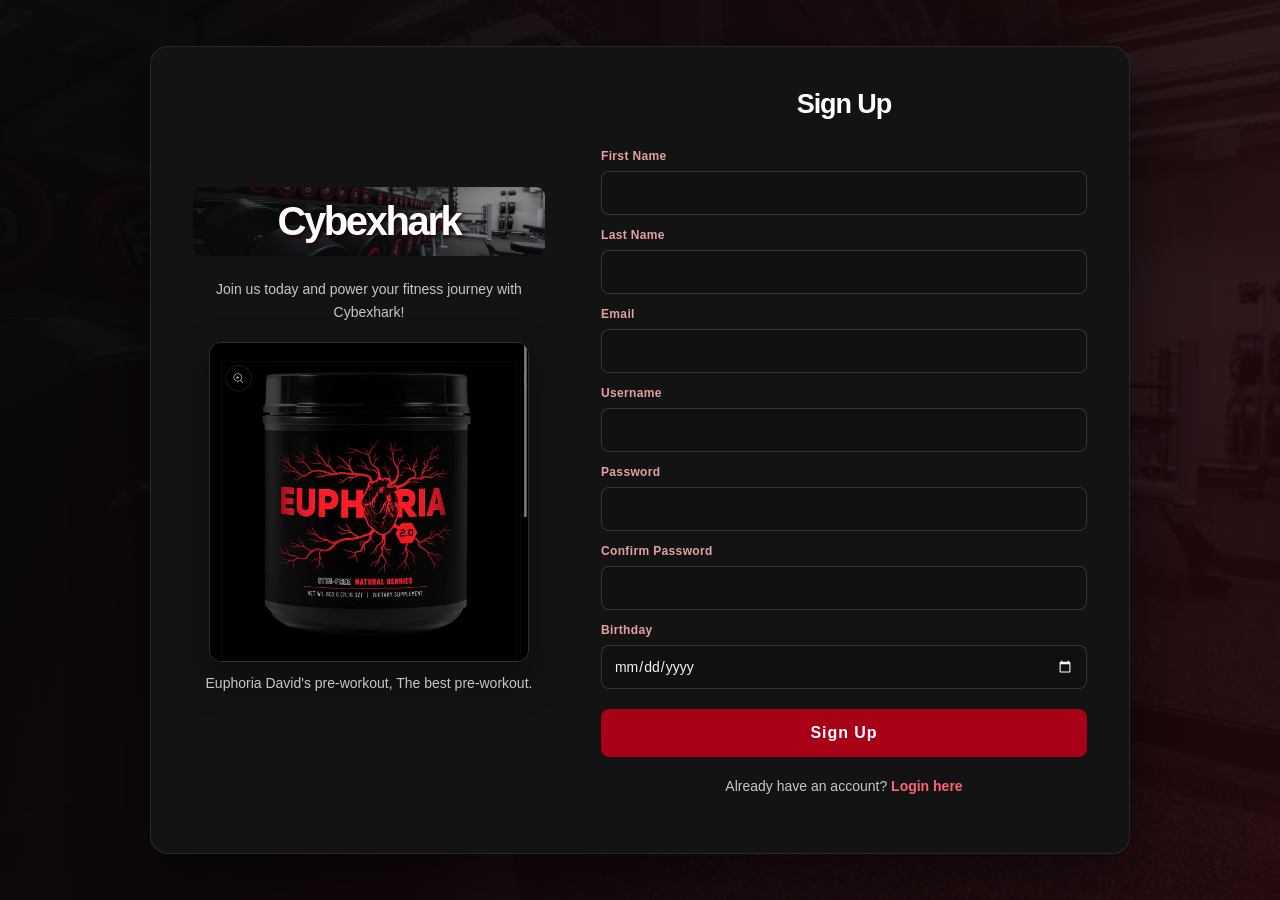
<file: signup.html>
<!DOCTYPE html>
<html lang="en">
<head>
    <meta charset="UTF-8">
    <meta name="viewport" content="width=device-width, initial-scale=1.0">
    <link rel="icon" href="letter-c.png">
    <title>Cybexhark - Sign Up</title>
    <style>
        body {
            font-family: Arial, sans-serif;
            width: 100%;
            background: linear-gradient(Darkred, rgba(0, 0, 0, 0.932));
            background-position: center;
            background-attachment: fixed;
            background-size: cover;
            display: flex;
            justify-content: center;
            align-items: center;
            height: 100vh;
            margin: 0;
            margin-top: 15%;
        }

        .container {
            display: flex;
            flex-direction: row-reverse; /* Horizontal layout */
            align-items: center;
            justify-content: space-between;
            padding: 20px;
            width: 80%;
            max-width: 800px; /* Wider container for horizontal layout */
            background: linear-gradient(Darkred, black);
            color: white;
            border-radius: 20px;
            box-shadow: 0px 2px 8px rgba(0, 0, 0, 0.829);
            transition: 0.3s ease-in-out;
        }

        .container:hover {
            box-shadow: 0px 2px 8px rgba(0, 0, 0, 0.616);
            transform: translateY(-5px);
        }

        .left-section {
            flex: 1;
            padding: 20px;
            text-align: center;
        }

        .left-section h1 {
            font-size: 30px;
            color: white;
            text-shadow: 2px 2px 4px #220000;
            font-family: 'Times New Roman', Times, serif;
        }

        .left-section p {
            color: rgba(243, 212, 212, 0.712);
            font-size: 14px;
            margin-top: 10px;
        }

        .right-section {
            flex: 1;
            padding: 20px;
        }

        h2 {
            text-align: center;
            color: white;
            font-size: 24px;
            margin-bottom: 20px;
        }

        form {
            display: flex;
            flex-direction: column;
            gap: 15px;
        }

        label {
            font-size: 14px;
            color: rgba(233, 110, 110, 0.658);
            font-weight: bold;
        }

        input[type="text"], input[type="password"], input[type="date"], input[type="email"], select {
            padding: 10px;
            font-size: 14px;
            border: 2px solid #c400005d;
            background-color: #ffdfdf;
            border-radius: 5px;
            width: 90%; /* Adjusted width to 90% */
            margin: 0 auto; /* Center align inputs */
            display: block; /* Ensure block-level alignment */
        }

        button[type="submit"] {
            padding: 10px;
            background-color: darkred;
            color: white;
            border: none;
            border-radius: 5px;
            cursor: pointer;
            font-size: 16px;
            width: 90%; /* Adjusted width to 90% */
            margin: 0 auto; /* Center align button */
            display: block; /* Ensure block-level alignment */
        }

        button[type="submit"]:hover {
            background-color: white;
            color: black;
            font-weight: bold;
        }

        .center-text {
            text-align: center;
            font-size: 14px;
            margin-top: 10px;
        }

        .center-text a {
            color: darkred;
            text-decoration: none;
        }

        .center-text a:hover {
            color: rgba(255, 255, 255, 0.445);
        }
        .left-section h1{
            background: linear-gradient(to top, rgba(0, 0, 0, 0.5) 50%, rgba(0, 0, 0, 0.5) 50%), url('gym.jpg');
            font-size: 40px;
            border-radius: 10px;
        }

        /* Responsive authentication page styling */
        * {
            box-sizing: border-box;
        }

        body {
            min-height: 100vh;
            height: auto;
            margin: 0;
            padding: 32px 18px;
            color: #f5f5f5;
            background:
                linear-gradient(135deg, rgba(8, 9, 11, 0.96), rgba(35, 10, 12, 0.9)),
                url("gym.jpg") center / cover fixed;
            font-family: "Segoe UI", Arial, sans-serif;
        }

        .container {
            flex-direction: row;
            align-items: stretch;
            justify-content: stretch;
            gap: clamp(24px, 5vw, 56px);
            width: min(100%, 980px);
            max-width: 980px;
            margin: auto;
            padding: clamp(24px, 4vw, 42px);
            border: 1px solid rgba(255, 255, 255, 0.12);
            border-radius: 18px;
            background: rgba(18, 19, 22, 0.95);
            box-shadow: 0 24px 70px rgba(0, 0, 0, 0.5);
            backdrop-filter: blur(14px);
        }

        .container:hover {
            transform: none;
            box-shadow: 0 24px 70px rgba(0, 0, 0, 0.5);
        }

        .left-section,
        .right-section {
            min-width: 0;
            padding: 0;
        }

        .left-section {
            display: flex;
            flex: 0 1 42%;
            flex-direction: column;
            align-items: center;
            justify-content: center;
            text-align: center;
        }

        .left-section h1 {
            width: 100%;
            margin: 0 0 12px;
            padding: 12px 8px;
            border-radius: 9px;
            background:
                linear-gradient(90deg, rgba(10, 11, 13, 0.8), rgba(10, 11, 13, 0.4)),
                url("gym.jpg") center 45% / cover;
            font-family: "Segoe UI", Arial, sans-serif;
            font-size: clamp(30px, 4vw, 40px);
            font-weight: 800;
            letter-spacing: -0.06em;
        }

        .left-section p {
            max-width: 360px;
            margin: 10px 0 18px;
            color: #c4c7cc;
            font-size: 14px;
            line-height: 1.65;
        }

        .left-section img {
            display: block;
            width: min(100%, 320px) !important;
            height: auto !important;
            aspect-ratio: 1;
            border: 1px solid rgba(255, 255, 255, 0.12);
            border-radius: 12px !important;
            object-fit: cover;
            box-shadow: 0 16px 38px rgba(0, 0, 0, 0.35);
        }

        .right-section {
            flex: 1 1 58%;
        }

        h2 {
            margin: 0 0 24px;
            font-size: 27px;
            letter-spacing: -0.04em;
        }

        form {
            gap: 8px;
        }

        label {
            margin-top: 5px;
            color: #e5a0a0;
            font-size: 12px;
            letter-spacing: 0.03em;
        }

        input[type="text"],
        input[type="password"],
        input[type="date"],
        input[type="email"],
        select {
            display: block;
            width: 100%;
            min-height: 44px;
            margin: 0;
            padding: 10px 12px;
            border: 1px solid rgba(255, 255, 255, 0.14);
            border-radius: 8px;
            outline: none;
            background: #24262b;
            color: #fff;
            font: inherit;
            font-size: 14px;
            transition: border-color 160ms ease, box-shadow 160ms ease;
        }

        input[type="date"] {
            color-scheme: dark;
        }

        select option {
            background: #24262b;
            color: #fff;
        }

        input[type="text"]:focus,
        input[type="password"]:focus,
        input[type="date"]:focus,
        input[type="email"]:focus,
        select:focus {
            border-color: #ef3434;
            box-shadow: 0 0 0 3px rgba(239, 52, 52, 0.16);
        }

        button[type="submit"] {
            width: 100%;
            min-height: 48px;
            margin: 12px 0 0;
            border-radius: 8px;
            background: #e42e34;
            font-weight: 700;
            letter-spacing: 0.06em;
            transition: background 160ms ease, transform 160ms ease;
        }

        button[type="submit"]:hover {
            transform: translateY(-1px);
            background: #c82028;
            color: #fff;
        }

        .center-text {
            margin-top: 18px;
            color: #c4c7cc;
            line-height: 1.6;
        }

        .center-text a {
            color: #ff6969;
            font-weight: 700;
        }

        .center-text a:hover {
            color: #fff;
        }

        @media (max-width: 700px) {
            body {
                padding: 20px 14px;
            }

            .container {
                flex-direction: column;
                gap: 28px;
                width: min(100%, 520px);
                padding: clamp(20px, 6vw, 32px);
            }

            .left-section {
                flex: none;
            }

            .left-section img {
                width: min(100%, 240px) !important;
            }

            .left-section p:last-child {
                margin-bottom: 0;
            }

            .right-section {
                flex: none;
                width: 100%;
            }
        }

        @media (max-width: 380px) {
            body {
                padding: 14px 10px;
            }

            .container {
                padding: 20px 16px;
            }

            h2 {
                margin-bottom: 18px;
            }
        }
    </style>
    <link rel="stylesheet" href="cybex-theme.css">
</head>
<body class="auth-page">
    <div class="container">
        <div class="left-section">
            <h1>Cybexhark</h1>
            <p>Join us today and power your fitness journey with Cybexhark!</p>
            <img src="euphoria.jpg" width="250px" height="250px" style="border-radius: 10px;" >
            <p>Euphoria David's pre-workout, The best pre-workout.</p>
        </div>
        <div class="right-section">
            <h2>Sign Up</h2>
            <form id="signupForm">
                <label for="firstName">First Name</label>
                <input type="text" id="firstName" required>

                <label for="lastName">Last Name</label>
                <input type="text" id="lastName" required>

                <label for="signupEmail">Email</label>
                <input type="email" id="signupEmail" required>

                <label for="signupUsername">Username</label>
                <input type="text" id="signupUsername" required>

                <label for="signupPassword">Password</label>
                <input type="password" id="signupPassword" required>

                <label for="confirmPassword">Confirm Password</label>
                <input type="password" id="confirmPassword" required>

                <label for="birthday">Birthday</label>
                <input type="date" id="birthday" required>

                <button type="submit" id="signupButton">Sign Up</button>
            </form>
            <p class="center-text">Already have an account? <a href="login.html">Login here</a></p>
        </div>
    </div>
    <script>
        const form = document.getElementById('signupForm');
        const password = document.getElementById('signupPassword');
        const confirmPassword = document.getElementById('confirmPassword');

        form.addEventListener('submit', function(event) {
            event.preventDefault();

            // Password validation
            if (password.value !== confirmPassword.value) {
                alert('Passwords do not match!');
                return;
            }

            if (password.value.length < 6) {
                alert('Password must be at least 6 characters long!');
                return;
            }

            const firstName = document.getElementById('firstName').value;
            const lastName = document.getElementById('lastName').value;
            const email = document.getElementById('signupEmail').value;
            const username = document.getElementById('signupUsername').value;
            const userPassword = password.value;
            // Store user credentials in localStorage
            const users = JSON.parse(localStorage.getItem('users')) || [];
            if (users.some(user => user.username === username)) {
                alert('That username is already taken. Please choose another.');
                return;
            }
            users.push({
                firstName,
                lastName,
                email,
                username,
                password: userPassword,
                role: 'customer',
                profilePicture: null,
                coverPhoto: null,
            });
            localStorage.setItem('users', JSON.stringify(users));

            alert('Sign up successful! Redirecting to login...');

            // Redirect to login after a short delay
            setTimeout(function() {
                window.location.href = 'login.html';
            }, 1500);
        });
    </script>
    <script src="cybex-motion.js"></script>
</body>
</html>
</file>
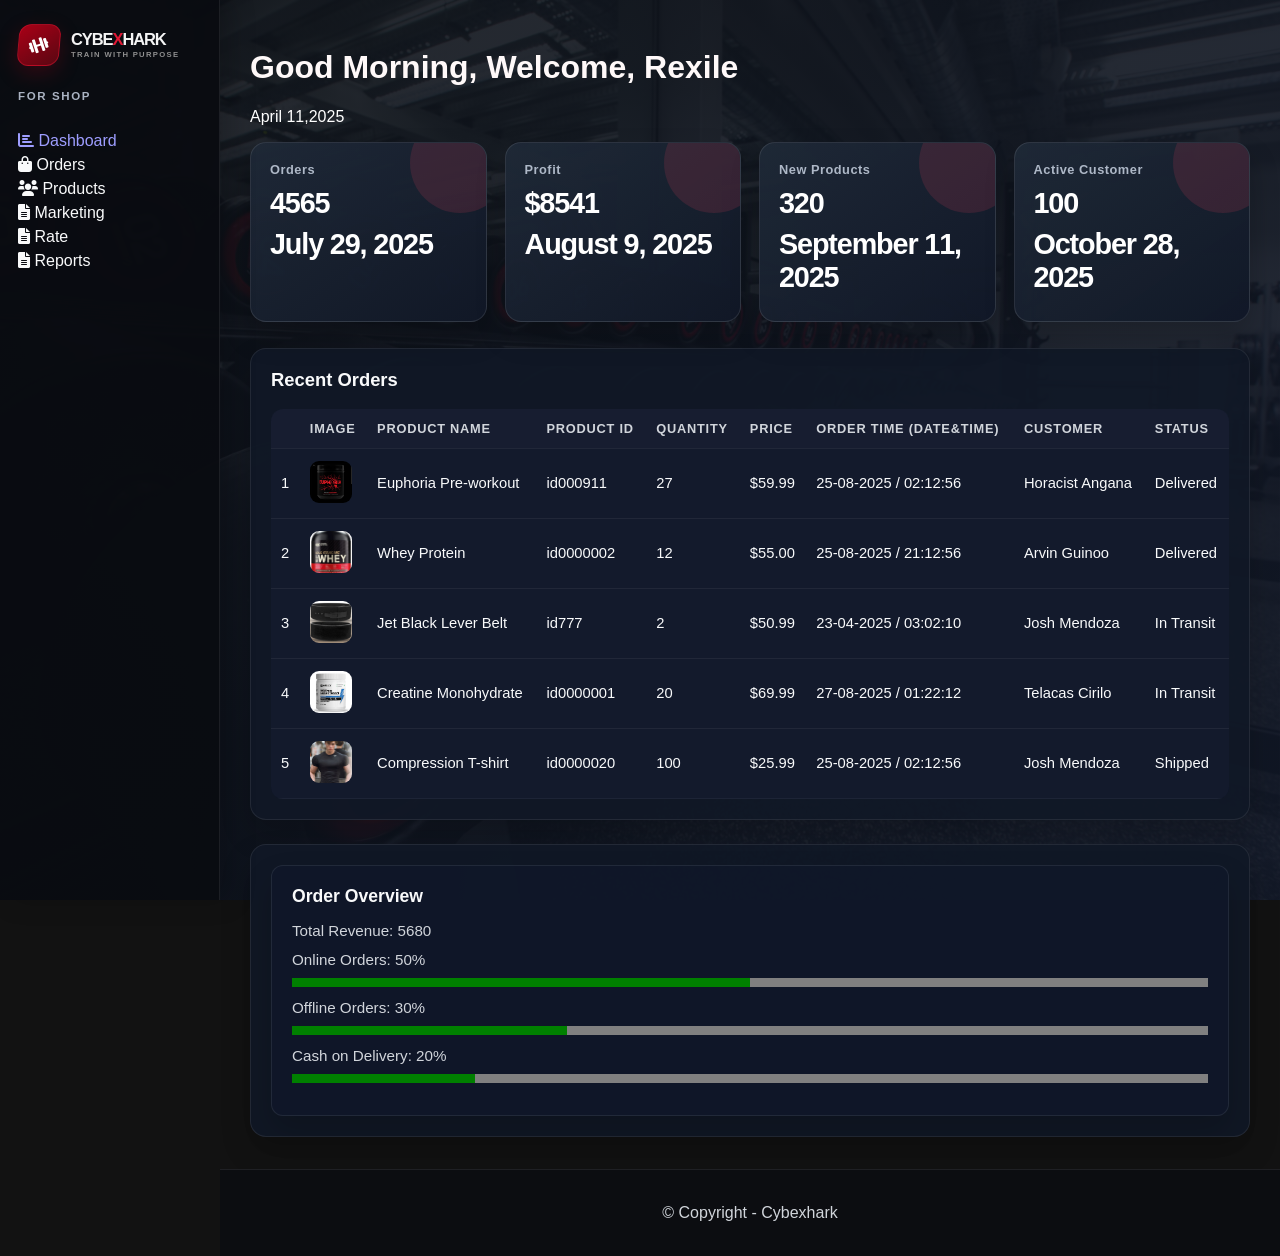
<file: User Dashboard.html>
<!DOCTYPE html>
<html lang="en">
<head>
    <meta charset="UTF-8">
    <meta name="viewport" content="width=device-width, initial-scale=1.0">
    <link rel="icon" href="letter-c.png" type="image/png">
    <title>User Dashboard - Cybexhark</title>
    <link rel="stylesheet" href="https://cdnjs.cloudflare.com/ajax/libs/font-awesome/6.0.0/css/all.min.css">
    <script src="chart.umd.js"></script>
    <link rel="stylesheet" href="dashboard.css">
    <link rel="stylesheet" href="cybex-theme.css">
</head>
<body>
    <div class="sidebar">
        <a class="dashboard-brand" href="index.html" aria-label="Cybexhark home">
            <span class="dashboard-brand-mark" aria-hidden="true"><i class="fa-solid fa-dumbbell"></i></span>
            <span class="dashboard-brand-wordmark"><span class="dashboard-brand-name">CYBE<span>X</span>HARK</span><small>TRAIN WITH PURPOSE</small></span>
        </a>
        <h2 class="sidebar-section-title">For Shop</h2>
        <ul>
            <li><a href="dashboard.html"><i class="fas fa-chart-bar"></i> Dashboard</a></li>
            <li><i class="fas fa-shopping-bag"></i> Orders</li>
            <li><i class="fas fa-users"></i> Products</li>
            <li><i class="fas fa-file-alt"></i> Marketing</li>
            <li><i class="fas fa-file-alt"></i> Rate</li>
            <li><i class="fas fa-file-alt"></i> Reports</li>
        </ul>
    </div>

    <div class="main-content">
        <h1 style="color:#fff9f9">Good Morning, Welcome, Rexile</h1>
        <p style="color:white">April 11,2025</p>
        <div class="dashboard-header">
            <div class="card" style="background: linear-gradient(135deg, #ff0000, #d40000); color: white; box-shadow: 0 4px 15px rgba(212, 0, 0, 0.7);">
                <h3> Orders</h3>
                <p>4565</p>
                <p id="card-date">July 29, 2025</p>
            </div>
            <div class="card" style="background: linear-gradient(135deg, #c80000, #ad1919); color: white; box-shadow: 0 4px 15px rgba(223, 16, 16, 0.7);">
                <h3>Profit</h3>
                <p>$8541</p>
                <p id="card-date">August 9, 2025</p>
            </div>
            <div class="card" style="background: linear-gradient(135deg, #a50505, #770202); color: white; box-shadow: 0 4px 15px rgba(83, 3, 3, 0.7);">
                <h3>New Products</h3>
                <p>320</p>
                <p id="card-date">September 11, 2025</p> <!-- Corrected date -->
            </div>
            <div class="card" style="background: linear-gradient(135deg, #990e0e, #351212); color: white; box-shadow: 0 4px 15px rgba(90, 2, 2, 0.7);">
                <h3>Active Customer</h3>
                <p>100</p>
                <p id="card-date">October 28, 2025</p>
            </div>
        </div>

        <div class="orders-table">
            <h3>Recent Orders</h3>
            <table>
                <tr>
                    <th></th>
                    <th>Image</th>
                    <th>Product Name</th>
                    <th>Product ID</th>
                    <th>Quantity</th>
                    <th>Price</th>
                    <th>Order Time (date&time)</th>
                    <th>Customer</th>
                    <th>Status</th>
                </tr>
                <tr class="delivered">
                    <td>1</td>
                    <td><img src="euphoria.jpg" width="50" style="border-radius: 20px;"></td>
                    <td>Euphoria Pre-workout</td>
                    <td>id000911</td>
                    <td>27</td>
                    <td>$59.99</td>
                    <td>25-08-2025 / 02:12:56</td>
                    <td>Horacist Angana</td>
                    <td>Delivered</td>
                </tr>
                <tr class="delivered">
                    <td>2</td>
                    <td><img src="Whey Protein.jpg" width="50" style="border-radius: 20px;"></td>
                    <td>Whey Protein</td>
                    <td>id0000002</td>
                    <td>12</td>
                    <td>$55.00</td>
                    <td>25-08-2025 / 21:12:56</td>
                    <td>Arvin Guinoo</td>
                    <td>Delivered</td>
                </tr>  
                <tr class="in-transit">
                    <td>3</td>
                    <td><img src="belt.jpg" width="50" style="border-radius: 20px;"></td>
                    <td>Jet Black Lever Belt</td>
                    <td>id777</td>
                    <td>2</td>
                    <td>$50.99</td>
                    <td>23-04-2025 / 03:02:10</td>
                    <td>Josh Mendoza</td>
                    <td>In Transit</td>
                </tr> 
                <tr class="in-transit">
                    <td>4</td>
                    <td><img src="creatine.jpg" width="50" style="border-radius: 20px;"></td>
                    <td>Creatine Monohydrate</td>
                    <td>id0000001</td>
                    <td>20</td>
                    <td>$69.99</td>
                    <td>27-08-2025 / 01:22:12</td>
                    <td>Telacas Cirilo</td>
                    <td>In Transit</td>
                </tr>
                <tr class="shipped">
                    <td>5</td>
                    <td><img src="david.jpg " width="50" style="border-radius: 20px;"></td>
                    <td>Compression T-shirt</td>
                    <td>id0000020</td>
                    <td>100</td>
                    <td>$25.99</td>
                    <td>25-08-2025 / 02:12:56</td>
                    <td>Josh Mendoza</td>
                    <td>Shipped</td>
                </tr>
            </table>
        
        </div>
        <div class="form-container">
            <div class="order-overview">
                <h3>Order Overview</h3>
                <p>Total Revenue: 5680</p>
                <p>Online Orders: 50% <progress value="50" max="100"></progress></p>
                <p>Offline Orders: 30% <progress value="30" max="100"></progress></p>
                <p>Cash on Delivery: 20% <progress value="20" max="100"></progress></p>
            </div>
        </div>
         
        </div>
    </div>
    <div class="settings-modal" id="settingsModal">
        <div class="settings-container">
            <h3>Settings</h3>
            <div class="settings-section">
                <h4>Theme</h4>
                <select id="themeSelector">
                    <option value="default">Default</option>
                    <option value="light">Light</option>
                    <option value="blue">Blue</option>
                </select>
            </div>
            <div class="settings-section">
                <h4>Notifications</h4>
                <label>
                    <input type="checkbox" id="emailNotifications">
                    Email Notifications
                </label>
                <label>
                    <input type="checkbox" id="smsNotifications">
                    SMS Notifications
                </label>
                <label>
                    <input type="checkbox" id="newproductNotifications">
                    New product Notifications
                </label>
            </div>
            <button id="saveSettingsBtn">Save Changes</button>
        </div>
    </div>
    <div class="account-settings-section" id="accountSettingsSection" style="display: none;">
    
        <!-- Profile Section -->
        <div class="profile-section">
            <h3>Profile Information</h3>
            <div style="display: flex; align-items: center; margin-top: 10px;">
                <img src="laid.jpg" alt="Profile Image" class="profile-image" style="border-radius: 50%; width: 140px; height: 140px; margin-right: 15px;">
                <div>
                    <p style="font-weight: bold; font-family: 'Helvetica Neue', Arial, sans-serif; color: #e6e6e6; font-size: 14px; margin: 5px 0; text-shadow: 0px 0px 8px rgba(133, 0, 0, 0.281);">Owner</p>
                    <h3 style="font-weight: bold; font-family: Arial, sans-serif; color: #202020; font-size: 18px; margin: 0;">Josh Mendoza</h3>
                    <p style="font-weight: normal; font-family: Arial, sans-serif; color: #3f3f3f; font-size: 14px; margin: 5px 0;">@joshcaffeinated</p>
                </div>
            </div>
            <p style="color: rgb(0, 0, 0); font-weight: bold; text-align: left; padding-left: 10px"><b style="font-family: 'Times New Roman', Times, serif; font-size: 20px;">Cybexhark Owner & CEO</b><br>Social Accounts</p>
                <p style="text-align: left; padding-left: 10px;">
                <img src="facebook.png" width="15px" height="15px"> Josh Mendoza<br>
                <img src="social.png" width="15px" height="15px" > Joshcaffeinated<br>
                <img src="gmail.png" width="15px" height="15px"> Joshscz123@gmail.com<br>
                <img src="twitter.png" width="15" height="15px"> Joshcaffeinated</p>

            <hr style="border: 1px solid #838383; margin-top: 15px; box-shadow: 0 -2px 10px rgba(0, 0, 0, 0.5);">
            <div class="profile-item">
                <label for="profileName" style="color:rgb(0, 0, 0); font-family: system-ui; font-weight:bold;">Name:</label>
                <input type="text" id="profileName" value="Josh Mendoza" readonly>
            </div>
            <div class="profile-item">
                <label for="profileBirthday" style="color: rgb(0, 0, 0); font-family: system-ui; font-weight:bold;">Birthday:</label>
                <input type="date" id="profileBirthday" value="2001-11-09" readonly>
            </div>
            <div class="profile-item">
                <label for="profileLocation" style="color: rgb(0, 0, 0); font-family: system-ui; font-weight:bold;">Location:</label>
                <input type="text" id="profileLocation" value="New York, USA" readonly>
            </div>
<button id="changeInfoBtn" style="margin-top: 20px;">Change Information</button>
        </div>
    
        <!-- Change Username -->
        <div class="account-section">
            <h3>Account Settings</h3>
        <div class="account-settings-item">
            <label for="currentUsername" style="color:rgb(0, 0, 0); font-family: system-ui; font-weight:bold;">Current Username:</label>
            <input type="text" id="currentUsername" value="JoshCaffeinated" readonly>
            <button id="changeUsernameBtn">Change Username</button>
        </div>
    
        <!-- Change Email -->
        <div class="account-settings-item">
            <label for="currentEmail" style="color:rgb(0, 0, 0); font-family: system-ui; font-weight:bold;">Current Email:</label>
            <input type="email" id="currentEmail" value="current_email@example.com" readonly>
            <button id="changeEmailBtn">Change Email</button>
        </div>
    
        <!-- Change Password -->
        <div class="account-settings-item" >
            <label for="currentPassword"  style="color:rgb(0, 0, 0); font-family: system-ui; font-weight:bold;">Current Password:</label>
            <input type="password" id="currentPassword" value="********" readonly>
            <button id="accountChangePasswordBtn">Change Password</button> <!-- Updated id -->
            <button id="forgotPasswordBtn" >Forgot Password?</button> <!-- New button -->
            <hr style="border: 1px solid #838383; margin-top: 15px; box-shadow: 0 -2px 10px rgba(0, 0, 0, 0.5);">
        </div>
    </div>
    </div>
    
    <!-- Modals for Changing Information -->
    <div class="modal" id="changeModal" style="display: none;">
        <div class="modal-content">
            <h3 id="modalTitle">Change Information</h3>
            <div id="currentPasswordContainer" style="display: none;"> <!-- New container for current password -->
                <label for="currentPasswordInput" style="float: left; font-weight: bold;">Current Password:</label>
                <input type="password" id="currentPasswordInput" placeholder="Enter current password" style="text-align: left;">
                <label for="currentPasswordInput" style="float: left; font-weight: bold;">New Password:</label>
            </div>
            <input type="text" id="modalInput" placeholder="Enter new value" style="text-align: left;">
            <button id="saveModalBtn">Save</button>
            <button id="closeModalBtn">Cancel</button>
        </div>
    </div>

    <!-- Forgot Password Modal -->
    <div class="modal" id="forgotPasswordModal" style="display: none;">
        <div class="modal-content">
            <h3>Forgot Password</h3>
            <div>
                <label for="forgotUsername" style="float: left; font-weight: bold;">Enter Username:</label>
                <input type="text" id="forgotUsername" placeholder="Enter your username" style="text-align: left;">
            </div>
            <div id="newPasswordContainer" style="display: none;">
                <label for="newPassword" style="float: left;" font-weight: bold;>New Password:</label>
                <input type="password" id="newPassword" placeholder="Enter new password" style="text-align: left;">
                <button id="toggleNewPassword" type="button">Show</button>
            </div>
            <button id="resetPasswordBtn">Reset Password</button>
            <button id="closeForgotPasswordModal">Cancel</button>
        </div>
    </div>

    <div class="footer">
        <p>&copy; Copyright - Cybexhark</p>
    </div>
    <script>
        // Sales chart configuration
        var salesChart = new Chart(document.getElementById('salesChart'), {
            type: 'polarArea', // Corrected chart type
            data: {
                labels: ['Lifting Wrist Straps', 'Jet Black Lever Belt', 'Splay Nylon Speed Rope', 'Whey Protein Powder', 'Creatine Monohydrate', 'Dumbbells 10kg', 'Compression T-Shirt'],
                datasets: [{
                    data: [120, 90, 150, 200, 180, 95, 110],
                    backgroundColor: ['#ff0000', '#c80000', '#a50505', '#990e0e', '#641616', '#530303', '#df1010'], // Fixed colors
                    borderColor: 'rgba(0, 0, 0, 0)',
                    label: 'Sales by Product'
                }]
            },
            options: {
                responsive: true,
                plugins: {
                    legend: { position: 'top' },
                    tooltip: {
                        callbacks: {
                            label: function(tooltipItem) {
                                return tooltipItem.raw.toLocaleString(); // Corrected formatting
                            }
                        }
                    }
                }
            }
        });

        // Order chart configuration
        var orderChart = new Chart(document.getElementById('orderChart'), {
            type: 'bar', // Corrected chart type
            data: {
                labels: ['Jan', 'Feb', 'Mar', 'Apr'],
                datasets: [{
                    data: [100, 150, 120, 180],
                    backgroundColor: ['rgba(255, 0, 0, 0.644)'],
                    borderColor: 'rgb(0, 26, 97)',
                    label: 'Orders Per Month'
                }]
            },
            options: {
                responsive: true,
                plugins: {
                    legend: { position: 'top' },
                    tooltip: {
                        callbacks: {
                            label: function(tooltipItem) {
                                return tooltipItem.raw.toLocaleString();
                            }
                        }
                    }
                }
            }
        });

        // Revenue chart configuration
        var revenueChart = new Chart(document.getElementById('revenueChart'), {
            type: 'line', // Corrected chart type
            data: {
                labels: ['2022', '2023', '2024', '2025'],
                datasets: [{
                    data: [1000, 7000, 8000, 15000],
                    backgroundColor: 'rgba(255, 0, 0, 0.2)', // Corrected color
                    borderColor: 'rgba(255, 0, 0, 0.8)',
                    label: 'Annual Revenue($)'
                }]
            },
            options: {
                responsive: true,
                plugins: {
                    legend: { position: 'top' },
                    tooltip: {
                        callbacks: {
                            label: function(tooltipItem) {
                                return tooltipItem.raw.toLocaleString();
                            }
                        }
                    }
                }
            }
        });

        // Customer chart configuration
        var customerChart = new Chart(document.getElementById('customerChart'), {
            type: 'doughnut',
            data: {
                labels: ['Active', 'Inactive', 'New'],
                datasets: [{
                    data: [100, 50, 200],
                    backgroundColor: ['rgb(15, 238, 15)', 'darkred', '#ff0000'],
                    label: 'Customer Segments'
                }]
            },
            options: {
                responsive: true,
                plugins: {
                    legend: { position: 'top' },
                    tooltip: {
                        callbacks: {
                            label: function(tooltipItem) {
                                return tooltipItem.raw.toLocaleString();
                            }
                        }
                    }
                }
            }
        });

        const settingsLink = document.getElementById('settingsLink');
    const settingsModal = document.getElementById('settingsModal');
    const saveSettingsBtn = document.getElementById('saveSettingsBtn');

    // Ensure the modal is hidden on page load
    window.addEventListener('load', function () {
        settingsModal.style.display = 'none';
    });

    // Open the settings modal
    settingsLink.addEventListener('click', function (event) {
        event.preventDefault(); // Prevent default link behavior
        settingsModal.style.display = 'flex'; // Show the settings modal
    });

    // Close the modal when clicking outside of it
    window.addEventListener('click', function (event) {
        if (event.target === settingsModal) {
            settingsModal.style.display = 'none'; // Hide the settings modal
        }
    });

    // Save settings and close the modal
    saveSettingsBtn.addEventListener('click', function () {
        alert('Settings saved successfully!');
        settingsModal.style.display = 'none'; // Hide the modal after saving
    });

    const accountSettingsLink = document.getElementById('accountSettingsLink');
    const accountSettingsSection = document.getElementById('accountSettingsSection');
    const mainContent = document.querySelector('.main-content');
    const changeModal = document.getElementById('changeModal');
    const modalTitle = document.getElementById('modalTitle');
    const modalInput = document.getElementById('modalInput');
    const saveModalBtn = document.getElementById('saveModalBtn');
    const closeModalBtn = document.getElementById('closeModalBtn');

    let currentField = null;

    // Show Account Settings Section
    accountSettingsLink.addEventListener('click', function (event) {
        event.preventDefault(); // Prevent default link behavior
        mainContent.style.display = 'none'; // Hide the main content
        accountSettingsSection.style.display = 'block'; // Show the account settings section
    });

    // Open Modal for Changing Information
    function openModal(field, title, isPassword = false) {
        currentField = field;
        modalTitle.textContent = title;

        const currentPasswordContainer = document.getElementById('currentPasswordContainer');
        if (isPassword) {
            currentPasswordContainer.style.display = 'block';
            modalInput.type = 'password';
            modalInput.placeholder = 'Enter new password';
        } else {
            currentPasswordContainer.style.display = 'none';
            modalInput.type = 'text';
            modalInput.placeholder = `Enter ${title.toLowerCase()}`;
        }
        modalInput.value = ''; // Clear input
        changeModal.style.display = 'flex'; // Show the modal
    }

    // Save Changes from Modal
    saveModalBtn.addEventListener('click', function () {
        if (currentField) {
            const newValue = modalInput.value.trim();
            if (newValue === '') {
                alert('Please enter a valid value.');
                return;
            }

            if (currentField === 'currentPassword') {
                const currentPasswordInput = document.getElementById('currentPasswordInput').value.trim();
                if (currentPasswordInput === '') {
                    alert('Please enter your current password.');
                    return;
                }
                if (currentPasswordInput !== '********') { // Replace with actual password validation logic
                    alert('Current password is incorrect.');
                    return;
                }
                document.getElementById('currentPassword').value = '********'; // Mask the new password
                alert('Password updated successfully!');
            } else {
                document.getElementById(currentField).value = newValue;
                alert(`${modalTitle.textContent} updated successfully!`);
            }
        }
        changeModal.style.display = 'none'; // Hide the modal
    });

    // Close Modal
    closeModalBtn.addEventListener('click', function () {
        changeModal.style.display = 'none'; // Hide the modal
    });

    // Event Listener for "Change Username" Button
    document.getElementById('changeUsernameBtn').addEventListener('click', function () {
        openModal('currentUsername', 'New Username');
    });

    // Event Listener for "Change Email" Button
    document.getElementById('changeEmailBtn').addEventListener('click', function () {
        openModal('currentEmail', 'New Email');
    });

    // Event Listener for "Change Password" Button
    document.getElementById('accountChangePasswordBtn').addEventListener('click', function () {
        openModal('currentPassword', 'New Password', true);
    });

    // Forgot Password Logic
    resetPasswordBtn.addEventListener('click', function () {
        const username = forgotUsername.value.trim();
        const users = JSON.parse(localStorage.getItem('users'));

        const user = users.find(u => u.username === username);
        if (!user) {
            alert('Username not found!');
            return;
        }

        if (newPasswordContainer.style.display === 'none') {
            newPasswordContainer.style.display = 'block';
        } else {
            const newPasswordValue = newPassword.value.trim();
            if (newPasswordValue === '') {
                alert('Please enter a new password.');
                return;
            }

            user.password = newPasswordValue;
            localStorage.setItem('users', JSON.stringify(users));
            alert('Password reset successfully!');
            forgotPasswordModal.style.display = 'none';
        }
    });

    // Toggle Password Visibility
    toggleNewPassword.addEventListener('click', function () {
        if (newPassword.type === 'password') {
            newPassword.type = 'text';
            toggleNewPassword.textContent = 'Hide';
        } else {
            newPassword.type = 'password';
            toggleNewPassword.textContent = 'Show';
        }
    });

    // Open Forgot Password Modal
    document.getElementById('forgotPasswordBtn').addEventListener('click', function () {
        forgotPasswordModal.style.display = 'flex';
        forgotUsername.value = '';
        newPassword.value = '';
        newPasswordContainer.style.display = 'none';
    });

    // Close Forgot Password Modal
    closeForgotPasswordModal.addEventListener('click', function () {
        forgotPasswordModal.style.display = 'none';
    });

    // LocalStorage Initialization
    if (!localStorage.getItem('users')) {
        localStorage.setItem('users', JSON.stringify([
            { username: 'Joshcaffeinated', email: 'current_email@example.com', password: 'password123' }
        ]));
    }
</script>
    
</body>
</html>
</file>
<file: cybex-theme.css>
:root {
    color-scheme: dark;
    --cybex-background: #080808;
    --cybex-surface: #141414;
    --cybex-surface-hover: #1c1c1c;
    --cybex-primary: #a80016;
    --cybex-accent: #e11935;
    --cybex-text: #f5f5f5;
    --cybex-muted: #999;
    --cybex-border: rgba(255, 255, 255, 0.09);
    --accent: #a80016;
    --accent-2: #e11935;
    --accent-dark: #e11935;
    --checkout-accent: #a80016;
    --payment-accent: #a80016;
}

html {
    scrollbar-color: #5a101a var(--cybex-background);
}

body {
    color: var(--cybex-text);
    accent-color: var(--cybex-accent);
}

html.motion-enabled [data-motion="rise"] {
    opacity: 0;
    transform: translateY(22px);
    transition:
        opacity 680ms cubic-bezier(0.2, 0.7, 0.25, 1),
        transform 680ms cubic-bezier(0.2, 0.7, 0.25, 1);
    transition-delay: var(--motion-delay, 0ms);
    will-change: opacity, transform;
}

html.motion-enabled [data-motion="rise"].motion-visible {
    opacity: 1;
    transform: translateY(0);
}

body.auth-page {
    background:
        linear-gradient(110deg, rgba(8, 8, 8, 0.97), rgba(34, 8, 12, 0.92)),
        url("gym.jpg") center / cover fixed;
}

body.ai-page {
    min-height: 100vh;
    background:
        linear-gradient(110deg, rgba(8, 8, 8, 0.96), rgba(26, 8, 11, 0.94)),
        url("gym.jpg") center / cover fixed;
}

body.ai-page header {
    border-bottom: 1px solid var(--cybex-border);
    background: rgba(10, 10, 10, 0.88);
}

body.ai-page main {
    width: min(900px, calc(100% - 36px));
    margin: 36px auto;
    padding: clamp(20px, 5vw, 40px);
    border: 1px solid var(--cybex-border);
    border-radius: 14px;
    background: rgba(20, 20, 20, 0.94);
}

body.ai-page #response-container {
    border-color: var(--cybex-border);
    background: var(--cybex-surface-hover);
}

body.ai-page #response,
body.ai-page #loading {
    color: var(--cybex-text);
}

::selection {
    background: rgba(225, 25, 53, 0.55);
    color: #fff;
}

:is(button, a, input, select, textarea):focus-visible {
    outline: 2px solid #ff5068;
    outline-offset: 3px;
}

:is(.navbar, .site-header) {
    border-color: var(--cybex-border);
    background-color: rgba(10, 10, 10, 0.88);
}

.navbar .logo,
.navbar .menu ul li a,
.nav-links a {
    transition: color 180ms ease;
}

.navbar .logo {
    color: var(--cybex-text);
}

.navbar .menu ul li a,
.nav-links a {
    color: #aaa;
}

.navbar .menu ul li a:hover,
.navbar .menu ul li a:focus-visible,
.nav-links a:hover,
.nav-links a:focus-visible,
.nav-links a[aria-current="page"] {
    color: #fff;
    text-shadow: none;
}

:is(.navbar .logo, .brand) span,
.navbar .logo::first-letter {
    color: var(--cybex-accent);
}

:is(.eyebrow, .dashboard-eyebrow, .customer-eyebrow, .shop-eyebrow) {
    color: var(--cybex-accent);
}

:is(.join-btn, .contact-btn, .button-primary, .support-banner > a, .primary-button) {
    border-color: var(--cybex-primary);
    background-color: var(--cybex-primary);
}

:is(.join-btn, .contact-btn, .button-primary, .support-banner > a, .primary-button):hover {
    border-color: var(--cybex-accent);
    background-color: var(--cybex-accent);
}

:is(.product-card, .service-card, .contact-card, .story-card, .value-card, .dashboard-panel, .account-section, .profile-section) {
    border-color: var(--cybex-border);
    background-color: var(--cybex-surface);
}

:is(.product-card, .service-card, .contact-card, .story-card, .value-card, .dashboard-panel):hover {
    border-color: rgba(225, 25, 53, 0.38);
}

input,
select,
textarea {
    border-color: rgba(255, 255, 255, 0.15);
    background-color: #101010;
    color: var(--cybex-text);
    accent-color: var(--cybex-accent);
}

input[type="checkbox"],
input[type="radio"] {
    background-color: initial;
}

input::placeholder,
textarea::placeholder {
    color: #858585;
}

body.auth-page .container,
body.auth-page .container:hover {
    border-color: var(--cybex-border);
    background: rgba(20, 20, 20, 0.96);
}

body.auth-page :is(input:not([type="checkbox"]):not([type="radio"]), select) {
    width: 100%;
    border: 1px solid rgba(255, 255, 255, 0.15);
    background: #101010;
    color: var(--cybex-text);
}

body.auth-page :is(button, button[type="submit"]) {
    border: 1px solid var(--cybex-primary);
    background: var(--cybex-primary);
    color: #fff;
}

body.auth-page :is(button, button[type="submit"]):hover {
    border-color: var(--cybex-accent);
    background: var(--cybex-accent);
    color: #fff;
}

body.auth-page .center-text a {
    color: #ff6275;
}

body.ai-page button {
    background: var(--cybex-primary);
}

body.ai-page button:hover {
    background: var(--cybex-accent);
}

.dashboard-brand {
    display: flex;
    min-width: 0;
    align-items: center;
    gap: 11px;
    color: var(--cybex-text);
    text-decoration: none;
}

.dashboard-brand-mark {
    display: grid;
    flex: 0 0 42px;
    width: 42px;
    height: 42px;
    place-items: center;
    border: 1px solid rgba(225, 25, 53, 0.45);
    border-radius: 12px;
    background: linear-gradient(145deg, #a80016, #5a0712);
    box-shadow: 0 7px 20px rgba(168, 0, 22, 0.26);
    color: #fff;
    font-size: 1rem;
    transform: skew(-5deg);
}

.dashboard-brand-mark i {
    transform: skew(5deg) rotate(-18deg);
}

.dashboard-brand-wordmark {
    display: grid;
    min-width: 0;
    gap: 3px;
    color: #f5f5f5;
    font-size: 1.03rem;
    font-weight: 900;
    letter-spacing: -0.065em;
    line-height: 1;
    white-space: nowrap;
}

.dashboard-brand-name > span {
    color: var(--cybex-accent);
}

.dashboard-brand-wordmark small {
    color: #8f8f8f;
    font-size: 0.48rem;
    font-weight: 800;
    letter-spacing: 0.17em;
}

.dashboard-brand:hover .dashboard-brand-mark {
    border-color: rgba(255, 80, 104, 0.8);
    background: linear-gradient(145deg, #e11935, #780b1b);
}

body.is-admin:not([data-theme="light"]),
body.is-customer:not([data-theme="light"]) {
    --bg: #080808;
    --panel: #141414;
    --panel-soft: #1c1c1c;
    --card: #141414;
    --card-alt: #202020;
    --accent: #a80016;
    --accent-2: #e11935;
    --border: rgba(255, 255, 255, 0.09);
    background:
        linear-gradient(110deg, rgba(8, 8, 8, 0.96), rgba(8, 8, 8, 0.91)),
        url("gym.jpg") center / cover fixed;
    color: var(--cybex-text);
}

body.is-admin:not([data-theme="light"]) .sidebar,
body.is-customer:not([data-theme="light"]) .sidebar {
    border-color: var(--cybex-border);
    background: rgba(10, 10, 10, 0.96);
}

body.is-admin:not([data-theme="light"]) .sidebar-section-title,
body.is-customer:not([data-theme="light"]) .sidebar-section-title {
    color: #888;
}

body.is-admin:not([data-theme="light"]) .sidebar ul li button.is-active,
body.is-customer:not([data-theme="light"]) .sidebar ul li button.is-active {
    border-color: rgba(225, 25, 53, 0.42);
    background: linear-gradient(110deg, rgba(168, 0, 22, 0.3), rgba(168, 0, 22, 0.08));
    color: #fff;
}

body.is-admin:not([data-theme="light"]) .sidebar ul li button.is-active i,
body.is-customer:not([data-theme="light"]) .sidebar ul li button.is-active i {
    color: #e11935;
}

body.is-admin:not([data-theme="light"]) .dashboard-eyebrow,
body.is-customer:not([data-theme="light"]) .dashboard-eyebrow,
body.is-admin:not([data-theme="light"]) .customer-eyebrow,
body.is-customer:not([data-theme="light"]) .customer-eyebrow,
body.is-admin:not([data-theme="light"]) .profile-identity p,
body.is-customer:not([data-theme="light"]) .profile-identity p {
    color: #e11935;
}

body.is-admin:not([data-theme="light"]) .dashboard-panel,
body.is-customer:not([data-theme="light"]) .dashboard-panel,
body.is-admin:not([data-theme="light"]) .account-section,
body.is-customer:not([data-theme="light"]) .account-section,
body.is-admin:not([data-theme="light"]) .profile-section,
body.is-customer:not([data-theme="light"]) .profile-section {
    border-color: var(--cybex-border);
    background: rgba(20, 20, 20, 0.94);
}

body.is-admin:not([data-theme="light"]) .main-content .dashboard-header .card,
body.is-customer:not([data-theme="light"]) .main-content .dashboard-header .card {
    background: linear-gradient(145deg, #1c1c1c, #111) !important;
}

body.is-admin:not([data-theme="light"]) .main-content .dashboard-header .card::after,
body.is-customer:not([data-theme="light"]) .main-content .dashboard-header .card::after {
    background: rgba(168, 0, 22, 0.2);
}

body.is-admin:not([data-theme="light"]) :is(.chart-container, .orders-table, .form-container, .order-overview, .todo-list),
body.is-customer:not([data-theme="light"]) :is(.chart-container, .orders-table, .form-container, .order-overview, .todo-list) {
    border-color: var(--cybex-border);
    background: rgba(20, 20, 20, 0.94);
}

body.is-admin:not([data-theme="light"]) :is(.primary-button, .sidebar button:hover),
body.is-customer:not([data-theme="light"]) :is(.primary-button, .sidebar button:hover) {
    border-color: rgba(225, 25, 53, 0.65);
    background: linear-gradient(135deg, #a80016, #740010);
}

body.is-admin:not([data-theme="light"]) :is(.secondary-button:hover, .account-settings-item button:hover, .custom-file-label:hover),
body.is-customer:not([data-theme="light"]) :is(.secondary-button:hover, .account-settings-item button:hover, .custom-file-label:hover) {
    border-color: rgba(225, 25, 53, 0.55);
    background: rgba(168, 0, 22, 0.2);
}

body.is-admin:not([data-theme="light"]) .customer-action-icon,
body.is-customer:not([data-theme="light"]) .customer-action-icon {
    background: rgba(168, 0, 22, 0.2);
    color: #ff526a;
}

body.is-admin:not([data-theme="light"]) .customer-action-primary,
body.is-customer:not([data-theme="light"]) .customer-action-primary {
    border-color: rgba(225, 25, 53, 0.36);
    background: linear-gradient(135deg, rgba(120, 0, 18, 0.34), #141414);
}

body.is-admin:not([data-theme="light"]) .customer-note,
body.is-customer:not([data-theme="light"]) .customer-note {
    border-color: rgba(225, 25, 53, 0.22);
    background: rgba(20, 20, 20, 0.84);
}

body.is-admin:not([data-theme="light"]) .customer-status-dot,
body.is-customer:not([data-theme="light"]) .customer-status-dot {
    background: #e11935;
    box-shadow: 0 0 12px rgba(225, 25, 53, 0.5);
}

@media (prefers-reduced-motion: reduce) {
    html.motion-enabled [data-motion="rise"] {
        opacity: 1;
        transform: none;
        transition: none;
        will-change: auto;
    }

    *,
    *::before,
    *::after {
        scroll-behavior: auto !important;
        transition-duration: 0.01ms !important;
        animation-duration: 0.01ms !important;
        animation-iteration-count: 1 !important;
    }
}
</file>
<file: dashboard.css>
:root {
    --bg: #0d1117;
    --panel: rgba(17, 24, 39, 0.9);
    --panel-soft: rgba(26, 33, 44, 0.8);
    --card: #111827;
    --card-alt: #1f2937;
    --white: #f9fafb;
    --muted: #d1d5db;
    --border: rgba(255, 255, 255, 0.08);
    --accent: #e11d48;
    --accent-2: #ef4444;
    --success: #22c55e;
    --warning: #f59e0b;
    --shadow: rgba(0, 0, 0, 0.28);
}

* {
    box-sizing: border-box;
}

body {
    font-family: Inter, "Segoe UI", sans-serif;
    width: 100%;
    min-height: 100vh;
    background: linear-gradient(135deg, rgba(13, 17, 23, 0.9), rgba(17, 24, 39, 0.92)), url(gym.jpg);
    background-position: center;
    background-size: cover;
    background-attachment: fixed;
    margin: 0;
    padding: 0;
    display: grid;
    grid-template-columns: 220px minmax(0, 1fr);
    min-height: 100vh;
    color: var(--white);
}

.sidebar {
    grid-column: 1;
    background: rgba(10, 12, 17, 0.95);
    border-right: 1px solid var(--border);
    color: var(--white);
    padding: 24px 18px;
    display: flex;
    flex-direction: column;
    gap: 18px;
    position: sticky;
    top: 0;
    height: 100vh;
    box-shadow: 10px 0 25px rgba(0, 0, 0, 0.18);
}

.sidebar h2 {
    margin: 0;
    font-size: 1.6rem;
    letter-spacing: -0.05em;
}

.sidebar h2:first-child {
    color: #ff4d4d;
    text-shadow: 0 0 18px rgba(255, 77, 77, 0.7);
    font-family: "Georgia", serif;
    font-size: 1.8rem;
}

.sidebar ul {
    list-style: none;
    padding: 0;
    margin: 0;
    display: flex;
    flex-direction: column;
    gap: 10px;
}

.sidebar ul a {
    text-decoration: none;
}

.sidebar button {
    width: 100%;
    padding: 12px 14px;
    background: transparent;
    border: 1px solid transparent;
    border-radius: 10px;
    color: var(--white);
    text-align: left;
    font-size: 0.96rem;
    cursor: pointer;
    transition: all 0.25s ease;
}

.sidebar button:hover {
    background: linear-gradient(135deg, rgba(255, 77, 77, 0.2), rgba(255, 77, 77, 0.09));
    border-color: rgba(255, 77, 77, 0.25);
    transform: translateX(2px);
}

.main-content {
    grid-column: 2;
    padding: 28px 30px 32px;
    overflow-y: auto;
}

.footer {
    grid-column: 2;
    text-align: center;
    background: rgba(10, 12, 17, 0.8);
    color: var(--muted);
    border-top: 1px solid var(--border);
    padding: 18px 20px;
}

.dashboard-header {
    display: grid;
    grid-template-columns: repeat(auto-fit, minmax(180px, 1fr));
    gap: 18px;
    margin-bottom: 22px;
}

.card {
    background: linear-gradient(135deg, rgba(225, 29, 72, 0.95), rgba(120, 12, 24, 0.95));
    padding: 18px 18px 16px;
    border-radius: 16px;
    box-shadow: 0 18px 28px rgba(0, 0, 0, 0.18);
    border: 1px solid rgba(255, 255, 255, 0.14);
    text-align: left;
    min-height: 120px;
}

.card h3 {
    margin: 0 0 10px;
    font-size: 0.96rem;
    font-weight: 600;
    color: rgba(255, 255, 255, 0.9);
}

.card p {
    margin: 0 0 8px;
    font-family: "Segoe UI", sans-serif;
    font-size: 1.75rem;
    font-weight: 700;
    letter-spacing: -0.04em;
    color: #fff;
}

.card-date {
    font-size: 0.7rem;
    color: rgba(255, 255, 255, 0.75);
    letter-spacing: 0.06em;
    margin-top: 8px;
}

.charts-container {
    display: grid;
    grid-template-columns: repeat(auto-fit, minmax(290px, 1fr));
    gap: 20px;
    margin-top: 10px;
}

.chart-container {
    background: rgba(17, 24, 39, 0.88);
    padding: 18px 18px 16px;
    border-radius: 16px;
    border: 1px solid var(--border);
    box-shadow: 0 16px 25px rgba(0, 0, 0, 0.18);
}

.chart-container h3 {
    margin: 0 0 12px;
    font-size: 1.02rem;
    color: var(--white);
}

canvas {
    width: 100% !important;
    height: auto !important;
    display: block;
}

.orders-table {
    max-width: 100%;
    margin-top: 26px;
    background: rgba(17, 24, 39, 0.86);
    padding: 20px;
    border-radius: 16px;
    border: 1px solid var(--border);
    box-shadow: 0 16px 25px rgba(0, 0, 0, 0.18);
}

.orders-table h3 {
    margin: 0 0 18px;
    color: var(--white);
    font-size: 1.15rem;
}

table {
    width: 100%;
    border-collapse: collapse;
    background: rgba(15, 23, 42, 0.95);
    border-radius: 12px;
    overflow: hidden;
}

th, td {
    padding: 12px 10px;
    text-align: left;
    border-bottom: 1px solid rgba(255, 255, 255, 0.06);
    font-family: Inter, "Segoe UI", sans-serif;
}

th {
    background: rgba(255, 255, 255, 0.03);
    color: var(--muted);
    font-size: 0.8rem;
    letter-spacing: 0.06em;
    text-transform: uppercase;
}

td {
    font-size: 0.92rem;
    color: var(--white);
}

.in-transit {
    background: linear-gradient(135deg, rgba(127, 29, 29, 0.35), rgba(239, 68, 68, 0.18));
    color: var(--white);
}

.delivered {
    background: linear-gradient(135deg, rgba(22, 101, 52, 0.35), rgba(34, 197, 94, 0.18));
}

.shipped {
    background: linear-gradient(135deg, rgba(146, 64, 14, 0.35), rgba(245, 158, 11, 0.18));
}

tr:hover {
    background-color: rgba(255, 255, 255, 0.04);
}

img {
    border-radius: 12px;
    transition: transform 0.2s ease;
}

img:hover {
    transform: scale(1.08);
}

.form-container {
    font-family: "Segoe UI", sans-serif;
    display: grid;
    grid-template-columns: repeat(auto-fit, minmax(260px, 1fr));
    gap: 20px;
    margin-top: 24px;
    padding: 20px;
    background: rgba(17, 24, 39, 0.9);
    border: 1px solid var(--border);
    border-radius: 16px;
    box-shadow: 0 16px 25px rgba(0, 0, 0, 0.18);
}

.order-overview,
.todo-list {
    background: rgba(17, 24, 39, 0.98);
    padding: 20px;
    border-radius: 12px;
    border: 1px solid rgba(255, 255, 255, 0.05);
    transition: transform 0.2s ease, box-shadow 0.2s ease;
}

.order-overview:hover,
.todo-list:hover {
    transform: translateY(-2px);
    box-shadow: 0 12px 18px rgba(0, 0, 0, 0.15);
}

.form-container h3 {
    font-size: 1.1rem;
    color: var(--white);
    margin: 0 0 15px;
}

.form-container p {
    font-size: 0.95rem;
    color: var(--muted);
    margin: 0 0 12px;
}

.order-overview span {
    font-weight: 700;
    color: #fca5a5;
}

progress {
    width: 100%;
    height: 9px;
    border-radius: 999px;
    margin-top: 10px;
    accent-color: var(--accent);
}

.todo-list ul {
    list-style: none;
    padding: 0;
    margin: 0;
    display: grid;
    gap: 10px;
}

.todo-list li {
    display: flex;
    align-items: center;
    gap: 10px;
    font-size: 0.9rem;
    color: var(--muted);
    padding: 8px 4px;
    border-radius: 8px;
}

.todo-list li:hover {
    background: rgba(255, 255, 255, 0.02);
    cursor: pointer;
}

.todo-list input[type="checkbox"] {
    width: 16px;
    height: 16px;
    accent-color: var(--accent-2);
}

.settings-modal {
    display: none;
    position: fixed;
    top: 0;
    left: 0;
    width: 100%;
    height: 100%;
    background-color: rgba(0, 0, 0, 0.72);
    z-index: 1000;
    justify-content: center;
    align-items: center;
    backdrop-filter: blur(4px);
}

.settings-container {
    background: linear-gradient(135deg, #1a1f2d, #101827);
    color: var(--white);
    padding: 30px 26px;
    border-radius: 16px;
    width: min(420px, calc(100vw - 30px));
    box-shadow: 0 18px 40px rgba(0, 0, 0, 0.4);
    border: 1px solid var(--border);
}

.settings-container h3 {
    font-size: 1.7rem;
    margin: 0 0 18px;
    color: #fca5a5;
}

.settings-section {
    margin-bottom: 18px;
    text-align: left;
}

.settings-section h4 {
    margin: 0 0 10px;
    font-size: 1rem;
    color: var(--white);
}

.settings-section label {
    display: flex;
    align-items: center;
    gap: 10px;
    margin-bottom: 10px;
    color: var(--muted);
}

.settings-section select {
    width: 100%;
    padding: 10px 12px;
    border-radius: 8px;
    border: 1px solid rgba(255, 255, 255, 0.12);
    background: rgba(255, 255, 255, 0.04);
    color: var(--white);
}

.settings-section input[type="checkbox"] {
    width: 16px;
    height: 16px;
    accent-color: var(--accent-2);
}

button#saveSettingsBtn {
    width: 100%;
    padding: 12px 16px;
    background: linear-gradient(135deg, var(--accent), var(--accent-2));
    color: white;
    border: none;
    border-radius: 10px;
    cursor: pointer;
    font-weight: 600;
}

.account-settings-section {
    display: none;
    padding: 30px 24px 40px;
    background: rgba(10, 12, 17, 0.9);
    min-height: 100vh;
}

.profile-section {
    background: linear-gradient(130deg, rgba(74, 74, 74, 0.9), rgba(0, 0, 0, 0.9));
    border-radius: 16px;
    box-shadow: 0 18px 30px rgba(0, 0, 0, 0.25);
    overflow: hidden;
    width: min(1100px, 100%);
    margin: 0 auto 20px;
    padding: 12px;
    color: white;
}

.account-section {
    width: min(1100px, 100%);
    margin: 0 auto;
    background: rgba(17, 24, 39, 0.98);
    border-radius: 16px;
    padding: 22px;
    border: 1px solid var(--border);
}

.account-settings-item {
    margin-bottom: 18px;
}

.account-settings-item label {
    display: block;
    margin-bottom: 8px;
    color: #e5e7eb;
    font-weight: 600;
}

.account-settings-item input {
    width: 100%;
    padding: 10px 12px;
    border-radius: 8px;
    border: 1px solid rgba(255, 255, 255, 0.12);
    background: rgba(255, 255, 255, 0.04);
    color: var(--white);
}

.account-settings-item button,
.modal-content button {
    margin-top: 10px;
    background: rgba(255, 255, 255, 0.05);
    color: var(--white);
    border: 1px solid rgba(255, 255, 255, 0.12);
    padding: 10px 14px;
    border-radius: 8px;
    cursor: pointer;
}

.account-settings-item button:hover,
.modal-content button:hover {
    background: rgba(225, 29, 72, 0.2);
}

.modal {
    display: none;
    position: fixed;
    top: 0;
    left: 0;
    width: 100%;
    height: 100%;
    background-color: rgba(0, 0, 0, 0.7);
    justify-content: center;
    align-items: center;
    z-index: 1000;
}

.modal-content {
    background: #111827;
    color: var(--white);
    padding: 22px;
    border-radius: 12px;
    width: min(360px, calc(100vw - 30px));
    border: 1px solid var(--border);
    box-shadow: 0 18px 40px rgba(0, 0, 0, 0.4);
}

.modal-content h3 {
    margin: 0 0 14px;
    font-size: 1.4rem;
}

.modal-content input {
    width: 100%;
    padding: 10px 12px;
    margin-bottom: 12px;
    border-radius: 8px;
    border: 1px solid rgba(255, 255, 255, 0.12);
    background: rgba(255, 255, 255, 0.04);
    color: var(--white);
}

@media (max-width: 900px) {
    body {
        grid-template-columns: 1fr;
    }

    .sidebar {
        position: static;
        height: auto;
        border-right: none;
        border-bottom: 1px solid var(--border);
    }

    .main-content,
    .footer {
        grid-column: 1;
    }
}

.customer-dashboard {
    grid-column: 2;
    width: min(100%, 1080px);
    min-height: calc(100vh - 36px);
    margin: 0 auto;
    padding: clamp(32px, 6vw, 72px);
}

.account-settings-section {
    grid-column: 2;
}

.customer-dashboard[hidden] {
    display: none;
}

body.is-customer .main-content,
body.is-customer .footer,
body.is-customer .admin-only {
    display: none !important;
}

body.is-admin .customer-only {
    display: none !important;
}

body.is-customer .customer-dashboard:not([hidden]) {
    display: block;
}

.customer-eyebrow {
    margin: 0 0 14px;
    color: #fb7185;
    font-size: 0.72rem;
    font-weight: 800;
    letter-spacing: 0.2em;
}

.customer-dashboard h1 {
    margin: 0;
    color: var(--white);
    font-size: clamp(2.2rem, 6vw, 4rem);
    letter-spacing: -0.06em;
    line-height: 1.05;
}

.customer-intro {
    max-width: 600px;
    margin: 18px 0 36px;
    color: var(--muted);
    font-size: 1.05rem;
    line-height: 1.7;
}

.customer-actions {
    display: grid;
    grid-template-columns: repeat(auto-fit, minmax(min(100%, 310px), 1fr));
    gap: 16px;
}

.customer-action {
    display: flex;
    align-items: center;
    gap: 16px;
    min-height: 112px;
    padding: 20px;
    border: 1px solid var(--border);
    border-radius: 16px;
    background: var(--panel);
    color: var(--white);
    text-decoration: none;
    transition: transform 180ms ease, border-color 180ms ease, background 180ms ease;
}

.customer-action:hover {
    transform: translateY(-3px);
    border-color: rgba(251, 113, 133, 0.5);
    background: var(--panel-soft);
}

.customer-action-primary {
    border-color: rgba(251, 113, 133, 0.35);
    background: linear-gradient(135deg, rgba(190, 24, 54, 0.32), var(--panel));
}

.customer-action-icon {
    display: grid;
    flex: 0 0 48px;
    width: 48px;
    height: 48px;
    place-items: center;
    border-radius: 13px;
    background: rgba(225, 29, 72, 0.18);
    color: #fb7185;
    font-size: 1.15rem;
}

.customer-action > span:nth-child(2) {
    display: grid;
    flex: 1;
    gap: 6px;
}

.customer-action strong {
    font-size: 1rem;
}

.customer-action small {
    color: var(--muted);
    font-size: 0.82rem;
}

.customer-note {
    display: flex;
    align-items: flex-start;
    gap: 12px;
    max-width: 670px;
    margin-top: 28px;
    padding: 18px 20px;
    border: 1px solid var(--border);
    border-radius: 14px;
    background: rgba(17, 24, 39, 0.65);
}

.customer-status-dot {
    flex: 0 0 9px;
    width: 9px;
    height: 9px;
    margin-top: 6px;
    border-radius: 50%;
    background: var(--success);
    box-shadow: 0 0 12px rgba(34, 197, 94, 0.6);
}

.customer-note strong {
    color: var(--white);
    font-size: 0.9rem;
}

.customer-note p {
    margin: 5px 0 0;
    color: var(--muted);
    font-size: 0.84rem;
}

@media (max-width: 900px) {
    .customer-dashboard {
        grid-column: 1;
    }

    .account-settings-section {
        grid-column: 1;
    }
}

align-items: center;
font-size: 1rem;
margin-bottom: 12px;
padding: 5px 0;
color:black;
transition: background 0.3s ease;
}

/* To-Do List Item Hover Effect */
.todo-list li:hover {
background: #f0f8ff;
cursor: pointer;
}

/* Checkbox Styling */
.todo-list input[type="checkbox"] {
margin-right: 10px;
width: 15px;
height: 15px;
accent-color: #3498db;
}

/* Styling the Price Span */
.order-overview span {
font-weight: bold;
color: #2ecc71;
}
/* Settings Modal Styling */
.settings-modal {
    display: none; /* Hidden by default */
    position: fixed;
    top: 0;
    left: 0;
    width: 100%;
    height: 100%;
    background-color: rgba(0, 0, 0, 0.7); /* Semi-transparent black background */
    z-index: 1000; /* Ensure it appears above other elements */
    justify-content: center;
    align-items: center; /* Center the modal vertically and horizontally */
}

.settings-container {
    background: linear-gradient(135deg, #8b0000, #4b0000); /* Dark red gradient */
    color: white;
    padding: 30px;
    border-radius: 15px;
    width: 400px;
    box-shadow: 0 8px 20px rgba(0, 0, 0, 0.5); /* Subtle shadow */
    text-align: center;
    animation: fadeIn 0.3s ease-in-out; /* Smooth fade-in animation */
}

@keyframes fadeIn {
    from {
        opacity: 0;
        transform: scale(0.9);
    }
    to {
        opacity: 1;
        transform: scale(1);
    }
}

.settings-container h3 {
    font-size: 1.8rem;
    margin-bottom: 20px;
    color: #ffcccc; /* Light red for the heading */
    text-shadow: 0 2px 5px rgba(0, 0, 0, 0.5);
}

.settings-section {
    margin-bottom: 20px;
    text-align: left;
}

.settings-section h4 {
    font-size: 1.2rem;
    margin-bottom: 10px;
    color: #ff9999; /* Light red for section headings */
}

.settings-section label {
    display: flex; /* Use flexbox for alignment */
    align-items: center; /* Vertically align checkbox and text */
    margin-bottom: 10px;
    font-size: 1rem;
    color: #ffffff; /* White text for labels */
}

.settings-section select,
.settings-section input[type="checkbox"] {
    margin-top: 5px;
    padding: 5px;
    border-radius: 5px;
    border: none;
    background: #4b0000; /* Dark red background for inputs */
    color: white;
    font-size: 1rem;
    width: 100%;
}

.settings-section select:focus,
.settings-section input[type="checkbox"]:focus {
    outline: none;
    box-shadow: 0 0 5px #ff6666; /* Light red glow on focus */
}

.settings-section input[type="checkbox"] {
    margin-right: 10px; /* Add spacing between checkbox and label text */
    width: 15px; /* Set a consistent size for the checkbox */
    height: 15px;
    accent-color: #3498db; /* Customize checkbox color */
}

button#saveSettingsBtn {
    background: #8b0000; /* Dark red button */
    color: white;
    border: none;
    padding: 10px 20px;
    border-radius: 5px;
    font-size: 1rem;
    cursor: pointer;
    transition: background 0.3s ease;
}

button#saveSettingsBtn:hover {
    background: #ff3333; /* Lighter red on hover */
}

button#changePasswordBtn{
    background: #4b0000; /* Darker red for secondary buttons */
    color: white;
    border: none;
    padding: 8px 15px;
    border-radius: 5px;
    font-size: 0.9rem;
    cursor: pointer;
    margin-right: 10px;
    transition: background 0.3s ease;
}
#logoutBtn{
    color:white;
}

button#changePasswordBtn:hover{
    background: #ff6666; /* Lighter red on hover */
}

/* Account Settings Section Styling */
.account-settings-section {
    display: flex; /* Flexbox for side-by-side layout */
    justify-content: space-between; /* Space between profile and account sections */
    gap: 20px; /* Spacing between sections */
    padding: 40px;
    background: #000000c9; /* Gradient with appealing red tones */
    box-shadow: 0 4px 15px rgba(0, 0, 0, 0.1); /* Subtle shadow */
    width: 95%;
    font-family: system-ui;
}

/* Profile Section */
.profile-section {
    background: linear-gradient(130deg, rgb(167, 167, 167),black);
    border-radius: 10px;
    box-shadow: 0 4px 10px rgba(0, 0, 0, 0.5); /* Subtle shadow */
    overflow: hidden;
    width: 100%; /* Fit the screen width */
    margin: 20px auto; /* Center the profile section */
    padding: 10px; /* Add padding for spacing */
    color: white; /* Ensure text is white */
    display: flex;
    flex-direction: column;
    gap: 20px;
}

.custom-file-input {
    display: none; /* Hide the default file input */
}

.custom-file-label {
    display: inline-block;
    background: rgb(10, 0, 0); /* Match the dashboard button color */
    color: white;
    padding: 5px 10px;
    border-radius: 5px;
    cursor: pointer;
    text-align: center;
    transition: background 0.3s ease;
    margin-bottom: 10px;
}

.custom-file-label:hover {
    background: white; /* Invert colors on hover */
    color: black;
}

/* Account Section */
.account-section {
    flex: 2; /* Take up more space than the profile section */
    background: rgb(167, 167, 167);
    padding: 20px;
    border-radius: 10px;
    box-shadow: 0 4px 15px rgba(0, 0, 0, 0.1); /* Subtle shadow */
}

.account-section h3 {
    font-size: 1.5rem;
    margin-bottom: 20px;
    color: #000; /* Dark text */
}

.account-settings-item {
    margin-bottom: 20px;
}

.account-settings-item label {
    font-size: 0.9rem;
    color: #555; /* Subtle text color */
    font-weight: bold;
}

.account-settings-item input {
    width: 95%;
    padding: 10px;
    border-radius: 5px;
    border: 1px solid #ddd; /* Light border */
    background: #f9f9f9; /* Light gray background */
    color: #333;
    font-size: 0.9rem;
    margin-top: 5px;
}
#forgotPasswordBtn{
    color: black;
    background: linear-gradient( #00000000, #ffe6e600); 
}
.account-settings-item #forgotPasswordBtn:hover{
    text-decoration: underline;
    color: darkred;
}


.account-settings-item button {
    margin-top: 10px;
    background: #000000; /* Match dark red */
    color: white;
    border: none;
    padding: 10px 20px;
    border-radius: 5px;
    font-size: 0.9rem;
    cursor: pointer;
    transition: background 0.3s ease;
}

.account-settings-item button:hover {
    background: #800000; /* Match lighter red on hover */
}

/* Modal Styling */
.modal {
    display: none; /* Hidden by default */
    position: fixed;
    top: 0;
    left: 0;
    width: 100%;
    height: 100%;
    background-color: rgba(0, 0, 0, 0.7); /* Semi-transparent black background */
    justify-content: center;
    align-items: center;
    z-index: 1000;
}

.modal-content {
    background: #fff9f9;
    color: rgb(0, 0, 0);
    padding: 20px;
    border-radius: 5px;
    width: 300px;
    text-align: center;
    box-shadow: 0 4px 20px rgba(0, 0, 0, 0.5);
}
.modal-content h3 {
    padding: 10px;
    margin-bottom: 15px;
    font-size: 1.5rem;
    color: #000000;
}
.modal-content label{
    margin-bottom: 10px;
}
.modal-content ::placeholder{
    font-size: 12px;
}

.modal-content input {
    text-align: center;
    width: 90%;
    padding: 10px;
    margin-bottom: 15px;
    border-radius: 5px;
    border: 1px solid #ccc; /* Light gray border */
    background: white; /* White background */
    color: black; /* Black text color */
    font-size: 1rem;
}

.modal-content input:focus {
    outline: none;
    border: 1px solid #000000; /* Dark red border on focus */
    box-shadow: 0 0 1px rgb(0, 0, 0); /* Subtle red glow on focus */
}

.modal-content button {
    background: #000000;
    color: white;
    border: none;
    padding: 10px 25px;
    border-radius: 10px;
    cursor: pointer;
    transition: background 0.3s ease;
}

.modal-content button:hover {
    background: #530000;
}
.modal-content button#toggleNewPassword{
    background: rgba(255, 0, 0, 0.041);
    color: white;
    font-size: 10px;
}
#profileName{
    font-family: system-ui, -apple-system, BlinkMacSystemFont, 'Segoe UI', Roboto, Oxygen, Ubuntu, Cantarell, 'Open Sans', 'Helvetica Neue', sans-serif;
}
#profileRole{
    font-family: 'Times New Roman', Times, serif;
}

.admin-view[hidden],
.main-content[hidden],
.customer-dashboard[hidden] {
    display: none !important;
}

.sidebar {
    z-index: 2;
}

.sidebar h2:nth-child(2) {
    margin-top: 6px;
    color: #aab3c2;
    font-size: 0.72rem;
    font-weight: 700;
    letter-spacing: 0.14em;
    text-transform: uppercase;
}

.sidebar ul {
    gap: 6px;
    margin-top: 12px;
}

.sidebar ul li {
    margin: 0;
}

.sidebar ul li a {
    display: block;
    padding: 0;
}

.sidebar ul li button {
    display: flex;
    align-items: center;
    gap: 12px;
    min-height: 44px;
    padding: 10px 12px;
    color: #aeb8c7;
    font-size: 0.9rem;
    font-weight: 600;
}

.sidebar ul li button i {
    width: 18px;
    color: #788397;
    text-align: center;
}

.sidebar ul li button.is-active,
.sidebar ul li button:hover {
    background: rgba(225, 29, 72, 0.16);
    border-color: rgba(244, 63, 94, 0.2);
    color: #fff;
    transform: none;
}

.sidebar ul li button.is-active i,
.sidebar ul li button:hover i {
    color: #fb7185;
}

#logoutBtn {
    margin-top: 10px;
    border-color: rgba(255, 255, 255, 0.08);
    background: transparent !important;
    color: #fda4af !important;
}

.sidebar-account {
    display: flex;
    align-items: center;
    gap: 11px;
    margin-top: auto;
    padding: 14px 4px 0;
    border-top: 1px solid var(--border);
}

.sidebar-account img {
    width: 38px;
    height: 38px;
    border: 1px solid rgba(255, 255, 255, 0.14);
    border-radius: 50%;
    object-fit: cover;
}

.sidebar-account span {
    display: grid;
    min-width: 0;
    gap: 3px;
}

.sidebar-account strong {
    overflow: hidden;
    color: var(--white);
    font-size: 0.82rem;
    text-overflow: ellipsis;
    white-space: nowrap;
}

.sidebar-account small {
    color: #8c96a7;
    font-size: 0.72rem;
}

.dashboard-page-heading {
    display: flex;
    align-items: flex-end;
    justify-content: space-between;
    gap: 20px;
    margin: 2px 0 26px;
}

.dashboard-page-heading h1 {
    margin: 0;
    color: var(--white);
    font-size: clamp(1.8rem, 3vw, 2.35rem);
    letter-spacing: -0.055em;
}

.dashboard-page-heading p:not(.dashboard-eyebrow) {
    margin: 8px 0 0;
    color: #9ca8ba;
    font-size: 0.9rem;
}

.dashboard-eyebrow {
    margin: 0 0 8px;
    color: #fb7185;
    font-size: 0.68rem;
    font-weight: 800;
    letter-spacing: 0.18em;
}

.sample-data-badge {
    display: inline-flex;
    align-items: center;
    gap: 8px;
    flex: 0 0 auto;
    padding: 9px 12px;
    border: 1px solid var(--border);
    border-radius: 999px;
    background: rgba(255, 255, 255, 0.04);
    color: #aeb8c7;
    font-size: 0.73rem;
    font-weight: 650;
}

.sample-data-badge i {
    color: #fb7185;
}

.main-content .dashboard-header .card {
    position: relative;
    overflow: hidden;
    min-height: 132px;
    padding: 19px;
    border-color: rgba(255, 255, 255, 0.1) !important;
    background: linear-gradient(145deg, rgba(31, 41, 55, 0.96), rgba(17, 24, 39, 0.98)) !important;
    box-shadow: 0 15px 30px rgba(0, 0, 0, 0.2) !important;
}

.main-content .dashboard-header .card::after {
    position: absolute;
    top: -30px;
    right: -24px;
    width: 100px;
    height: 100px;
    border-radius: 50%;
    background: rgba(244, 63, 94, 0.14);
    content: "";
}

.main-content .dashboard-header .card h3 {
    color: #aeb8c7;
    font-size: 0.8rem;
    letter-spacing: 0.04em;
}

.main-content .dashboard-header .card p {
    font-size: 1.8rem;
}

.main-content .dashboard-header .card .card-date {
    font-size: 0.68rem;
}

.chart-container,
.orders-table,
.form-container,
.order-overview,
.todo-list {
    border: 1px solid var(--border);
    background: rgba(17, 24, 39, 0.92);
    box-shadow: 0 15px 30px rgba(0, 0, 0, 0.17);
}

.chart-container canvas {
    max-height: 240px;
}

.orders-table {
    overflow-x: auto;
}

.orders-table table {
    min-width: 890px;
}

.orders-table .in-transit,
.orders-table .delivered,
.orders-table .shipped {
    background: rgba(255, 255, 255, 0.015);
}

.orders-table tr:hover {
    background: rgba(255, 255, 255, 0.045);
}

.orders-table img {
    width: 42px;
    height: 42px;
    border-radius: 9px !important;
    object-fit: cover;
}

.form-container {
    background: rgba(17, 24, 39, 0.92);
}

.order-overview,
.todo-list {
    background: rgba(15, 23, 42, 0.75);
}

.account-settings-section {
    grid-column: 2;
    display: grid;
    grid-template-columns: minmax(240px, 0.78fr) minmax(0, 1.5fr);
    align-items: start;
    gap: 20px;
    width: auto;
    min-height: 100vh;
    padding: 28px 30px 36px;
    background: transparent;
    box-shadow: none;
}

.profile-section,
.account-section,
.dashboard-panel {
    margin: 0;
    border: 1px solid var(--border);
    border-radius: 16px;
    background: rgba(17, 24, 39, 0.92);
    box-shadow: 0 15px 30px rgba(0, 0, 0, 0.18);
}

.profile-section {
    min-width: 0;
    padding: 0 18px 20px;
    gap: 0;
}

.profile-cover {
    height: 150px;
    margin: 0 -18px;
    border-radius: 16px 16px 0 0;
    background-position: center;
    background-size: cover;
}

.profile-identity {
    display: flex;
    align-items: flex-end;
    gap: 14px;
    margin-top: -32px;
}

.profile-avatar {
    flex: 0 0 78px;
    width: 78px;
    height: 78px;
    border: 4px solid #111827;
    border-radius: 50%;
    object-fit: cover;
}

.profile-identity h2 {
    margin: 0 0 5px;
    color: var(--white);
    font-size: 1.05rem;
    overflow-wrap: anywhere;
}

.profile-identity p {
    margin: 0;
    color: #fb7185;
    font-size: 0.78rem;
    font-weight: 650;
}

.profile-upload {
    display: flex;
    flex-wrap: wrap;
    gap: 8px;
    margin-top: 20px;
}

.custom-file-label {
    margin: 0;
    padding: 9px 11px;
    border: 1px solid rgba(255, 255, 255, 0.11);
    border-radius: 8px;
    background: rgba(255, 255, 255, 0.045);
    color: #dbe2ed;
    font-size: 0.75rem;
    font-weight: 650;
}

.custom-file-label:hover {
    border-color: rgba(251, 113, 133, 0.4);
    background: rgba(225, 29, 72, 0.15);
    color: white;
}

.account-section {
    min-width: 0;
    padding: 24px;
    background: rgba(17, 24, 39, 0.92);
}

.account-section-heading,
.panel-heading {
    display: flex;
    align-items: center;
    justify-content: space-between;
    gap: 16px;
    margin-bottom: 20px;
}

.account-section-heading h2,
.panel-heading h2 {
    margin: 0;
    color: var(--white);
    font-size: 1.05rem;
}

.account-section-heading .dashboard-eyebrow {
    margin-bottom: 5px;
}

.account-section-heading .secondary-button {
    flex: 0 0 auto;
}

.secondary-button,
.primary-button {
    display: inline-flex;
    align-items: center;
    justify-content: center;
    gap: 8px;
    min-height: 40px;
    padding: 9px 14px;
    border: 1px solid rgba(255, 255, 255, 0.12);
    border-radius: 9px;
    background: rgba(255, 255, 255, 0.05);
    color: #f3f4f6;
    font: inherit;
    font-size: 0.8rem;
    font-weight: 700;
    text-decoration: none;
    cursor: pointer;
    transition: background 160ms ease, border-color 160ms ease, transform 160ms ease;
}

.primary-button {
    border-color: rgba(244, 63, 94, 0.55);
    background: linear-gradient(135deg, #e11d48, #be123c);
    color: white;
}

.secondary-button:hover,
.primary-button:hover {
    transform: translateY(-1px);
    border-color: rgba(251, 113, 133, 0.75);
    background-color: rgba(225, 29, 72, 0.22);
}

.account-settings-item {
    margin: 0;
    padding: 17px 0;
    border-top: 1px solid var(--border);
}

.account-settings-item label {
    display: block;
    margin-bottom: 9px;
    color: #aeb8c7;
    font-size: 0.77rem;
    font-weight: 700;
}

.account-input-row {
    display: flex;
    align-items: center;
    gap: 10px;
}

.account-settings-item input {
    min-width: 0;
    min-height: 42px;
    margin: 0;
    padding: 10px 12px;
    border: 1px solid rgba(255, 255, 255, 0.1);
    border-radius: 8px;
    background: rgba(255, 255, 255, 0.04);
    color: var(--white);
}

.account-settings-item button {
    flex: 0 0 auto;
    min-height: 40px;
    margin: 0;
    padding: 9px 13px;
    border: 1px solid rgba(255, 255, 255, 0.12);
    border-radius: 8px;
    background: rgba(255, 255, 255, 0.06);
    color: #fff;
    font-size: 0.77rem;
    font-weight: 700;
}

.account-settings-item button:hover {
    border-color: rgba(251, 113, 133, 0.45);
    background: rgba(225, 29, 72, 0.18);
}

.admin-view:not(.account-settings-section) {
    grid-column: 2;
    min-width: 0;
    padding: 28px 30px 38px;
}

.dashboard-panel {
    padding: 22px;
}

.panel-heading p {
    margin: 7px 0 0;
    color: #9ca8ba;
    font-size: 0.82rem;
}

.panel-heading h2 {
    font-size: 1rem;
}

.report-metrics {
    display: grid;
    grid-template-columns: repeat(auto-fit, minmax(170px, 1fr));
    gap: 14px;
    margin-bottom: 20px;
}

.report-metric {
    display: grid;
    gap: 8px;
    min-height: 115px;
    padding: 18px;
    border: 1px solid var(--border);
    border-radius: 14px;
    background: linear-gradient(145deg, rgba(31, 41, 55, 0.92), rgba(17, 24, 39, 0.98));
}

.report-metric span {
    color: #aeb8c7;
    font-size: 0.78rem;
    font-weight: 650;
}

.report-metric strong {
    color: var(--white);
    font-size: 1.75rem;
    letter-spacing: -0.05em;
}

.report-metric small {
    color: #788397;
    font-size: 0.72rem;
}

.table-scroll {
    overflow-x: auto;
}

.data-table {
    width: 100%;
    min-width: 680px;
    border-collapse: collapse;
    background: transparent;
}

.data-table th,
.data-table td {
    padding: 13px 12px;
    border-bottom: 1px solid var(--border);
    text-align: left;
    white-space: nowrap;
}

.data-table th {
    background: rgba(255, 255, 255, 0.035);
    color: #9ca8ba;
    font-size: 0.68rem;
}

.data-table td {
    color: #e5e7eb;
    font-size: 0.82rem;
}

.data-table tr:last-child td {
    border-bottom: 0;
}

.status-pill {
    display: inline-flex;
    align-items: center;
    min-height: 25px;
    padding: 4px 9px;
    border: 1px solid rgba(255, 255, 255, 0.1);
    border-radius: 999px;
    background: rgba(255, 255, 255, 0.06);
    color: #cbd5e1;
    font-size: 0.7rem;
    font-weight: 700;
}

.status-pill.status-active,
.status-pill.delivered {
    border-color: rgba(34, 197, 94, 0.22);
    background: rgba(34, 197, 94, 0.1);
    color: #86efac;
}

.status-pill.shipped {
    border-color: rgba(245, 158, 11, 0.24);
    background: rgba(245, 158, 11, 0.1);
    color: #fcd34d;
}

.status-pill.in-transit {
    border-color: rgba(251, 113, 133, 0.24);
    background: rgba(244, 63, 94, 0.1);
    color: #fda4af;
}

.search-field,
.filter-field {
    display: flex;
    align-items: center;
    gap: 9px;
    color: #aeb8c7;
    font-size: 0.76rem;
    font-weight: 700;
}

.search-field {
    min-width: min(260px, 100%);
    padding: 0 11px;
    border: 1px solid rgba(255, 255, 255, 0.12);
    border-radius: 9px;
    background: rgba(255, 255, 255, 0.04);
}

.search-field input,
.filter-field select,
.settings-control select {
    min-height: 40px;
    border: 0;
    outline: 0;
    background: transparent;
    color: var(--white);
    font: inherit;
}

.search-field input {
    width: 100%;
}

.search-field input::placeholder {
    color: #788397;
}

.filter-field select {
    padding: 0 10px;
    border: 1px solid rgba(255, 255, 255, 0.12);
    border-radius: 8px;
    background: #111827;
}

.table-empty {
    margin: 0;
    padding: 25px 12px 10px;
    color: #9ca8ba;
    font-size: 0.87rem;
    text-align: center;
}

.customer-orders-panel {
    margin-top: 24px;
}

.customer-orders-table {
    min-width: 620px;
    table-layout: fixed;
}

.customer-orders-table th:first-child,
.customer-orders-table td:first-child {
    width: 16%;
}

.customer-orders-table th:nth-child(2),
.customer-orders-table td:nth-child(2) {
    width: 34%;
    white-space: normal;
    overflow-wrap: anywhere;
}

.customer-orders-table th:nth-child(3),
.customer-orders-table td:nth-child(3),
.customer-orders-table th:nth-child(4),
.customer-orders-table td:nth-child(4),
.customer-orders-table th:nth-child(5),
.customer-orders-table td:nth-child(5) {
    width: 16%;
}

.status-pill.processing {
    border-color: rgba(245, 158, 11, 0.24);
    background: rgba(245, 158, 11, 0.1);
    color: #fcd34d;
}

.settings-panel {
    max-width: 840px;
}

.settings-control,
.settings-toggle {
    display: flex;
    align-items: center;
    justify-content: space-between;
    gap: 20px;
    padding: 17px 0;
    border-top: 1px solid var(--border);
}

.settings-control > span,
.settings-toggle > span {
    display: grid;
    gap: 5px;
}

.settings-control strong,
.settings-toggle strong {
    color: var(--white);
    font-size: 0.86rem;
}

.settings-control small,
.settings-toggle small {
    color: #9ca8ba;
    font-size: 0.77rem;
}

.settings-control select {
    min-width: 170px;
    padding: 0 12px;
    border: 1px solid rgba(255, 255, 255, 0.12);
    border-radius: 8px;
    background: #111827;
}

.settings-subheading {
    margin: 16px 0 0;
    padding-top: 19px;
    border-top: 1px solid var(--border);
}

.settings-toggle input {
    width: 18px;
    height: 18px;
    accent-color: #e11d48;
}

.settings-actions {
    display: flex;
    align-items: center;
    justify-content: flex-end;
    gap: 16px;
    margin-top: 12px;
    padding-top: 18px;
    border-top: 1px solid var(--border);
}

.settings-actions p {
    margin: 0;
    color: #86efac;
    font-size: 0.8rem;
}

.modal {
    padding: 20px;
    backdrop-filter: blur(7px);
}

.modal-content {
    width: min(420px, calc(100vw - 32px));
    padding: 25px;
    border: 1px solid var(--border);
    border-radius: 16px;
    background: #111827;
    color: var(--white);
    text-align: left;
}

.modal-content h3 {
    padding: 0;
    color: var(--white);
    font-size: 1.2rem;
}

.modal-content label {
    display: block;
    margin: 5px 0 8px;
    color: #aeb8c7;
    font-size: 0.78rem;
    font-weight: 700;
}

.modal-content input {
    width: 100%;
    text-align: left;
    background: #0d1117;
    color: var(--white);
}

.modal-content button {
    margin-right: 8px;
}

body[data-theme="light"] {
    --white: #111827;
    --muted: #4b5563;
    --border: rgba(17, 24, 39, 0.12);
    color: #111827;
    background: #f1f4f8;
}

body[data-theme="light"] .main-content,
body[data-theme="light"] .admin-view:not(.account-settings-section),
body[data-theme="light"] .account-settings-section {
    color: #111827;
}

body[data-theme="light"] .dashboard-page-heading h1,
body[data-theme="light"] .account-section-heading h2,
body[data-theme="light"] .panel-heading h2,
body[data-theme="light"] .profile-identity h2,
body[data-theme="light"] .settings-control strong,
body[data-theme="light"] .settings-toggle strong,
body[data-theme="light"] .report-metric strong {
    color: #111827;
}

body[data-theme="light"] .dashboard-panel,
body[data-theme="light"] .account-section,
body[data-theme="light"] .profile-section,
body[data-theme="light"] .chart-container,
body[data-theme="light"] .orders-table,
body[data-theme="light"] .form-container,
body[data-theme="light"] .order-overview,
body[data-theme="light"] .todo-list {
    background: rgba(255, 255, 255, 0.96);
}

body[data-theme="light"] .data-table,
body[data-theme="light"] .data-table td,
body[data-theme="light"] .account-settings-item input,
body[data-theme="light"] .search-field,
body[data-theme="light"] .report-metric {
    background: #fff;
    color: #1f2937;
}

body[data-theme="light"] .data-table td {
    color: #374151;
}

body[data-theme="light"] .settings-control select,
body[data-theme="light"] .filter-field select {
    background: #fff;
    color: #111827;
}

body[data-theme="light"] .sidebar {
    background: #111827;
}

@media (max-width: 900px) {
    .customer-dashboard,
    .account-settings-section,
    .admin-view:not(.account-settings-section) {
        grid-column: 1;
        min-width: 0;
        width: 100%;
    }

    .customer-dashboard {
        padding: clamp(26px, 5vw, 48px);
    }

    .account-settings-section,
    .admin-view:not(.account-settings-section) {
        padding: 24px;
    }

    .account-settings-section {
        grid-template-columns: 1fr;
    }
}

@media (max-width: 700px) {
    .sidebar {
        gap: 12px;
        padding: 16px;
    }

    .sidebar h2:first-child {
        font-size: 1.5rem;
    }

    .sidebar h2:nth-child(2) {
        margin-top: 0;
    }

    .sidebar ul {
        display: grid;
        grid-template-columns: repeat(2, minmax(0, 1fr));
        gap: 6px;
        margin-top: 0;
    }

    .sidebar ul li,
    .sidebar ul li a {
        min-width: 0;
    }

    .sidebar ul li button {
        min-height: 42px;
        padding: 9px 10px;
        font-size: 0.82rem;
    }

    .sidebar-account {
        margin-top: 0;
    }

    .customer-dashboard {
        grid-column: 1;
        width: 100%;
        min-height: 0;
        padding: 30px 16px;
    }

    .customer-intro {
        margin: 14px 0 24px;
        font-size: 0.95rem;
    }

    .customer-actions {
        grid-template-columns: minmax(0, 1fr);
    }

    .customer-action {
        min-width: 0;
        padding: 16px;
    }

    .customer-orders-panel {
        margin-top: 18px;
        padding: 16px;
    }

    .customer-orders-panel .panel-heading {
        align-items: flex-start;
    }

    .customer-orders-panel .panel-heading button {
        align-self: flex-start;
    }

    .customer-orders-table {
        min-width: 0;
        table-layout: auto;
    }

    .customer-orders-table thead {
        display: none;
    }

    .customer-orders-table tbody,
    .customer-orders-table tr,
    .customer-orders-table td {
        display: block;
        width: 100%;
    }

    .customer-orders-table tr {
        margin: 0 0 12px;
        padding: 10px 12px;
        border: 1px solid var(--border);
        border-radius: 11px;
        background: rgba(255, 255, 255, 0.025);
    }

    .customer-orders-table tr:last-child {
        margin-bottom: 0;
    }

    .customer-orders-table td,
    .customer-orders-table td:nth-child(n) {
        display: flex;
        align-items: flex-start;
        justify-content: space-between;
        gap: 14px;
        width: 100%;
        padding: 9px 0;
        border-bottom: 1px solid var(--border);
        text-align: right;
        white-space: normal;
        overflow-wrap: anywhere;
    }

    .customer-orders-table td::before {
        flex: 0 0 82px;
        color: #9ca8ba;
        font-size: 0.68rem;
        font-weight: 700;
        text-align: left;
    }

    .customer-orders-table td:nth-child(1)::before { content: "Order"; }
    .customer-orders-table td:nth-child(2)::before { content: "Items"; }
    .customer-orders-table td:nth-child(3)::before { content: "Purchased"; }
    .customer-orders-table td:nth-child(4)::before { content: "Total"; }
    .customer-orders-table td:nth-child(5)::before { content: "Status"; }

    .customer-orders-table td:last-child {
        border-bottom: 0;
    }

    .dashboard-page-heading {
        align-items: flex-start;
        flex-direction: column;
    }

    .sample-data-badge {
        white-space: normal;
    }

    .panel-heading,
    .account-section-heading {
        align-items: stretch;
        flex-direction: column;
    }

    .search-field {
        min-width: 0;
        min-height: 42px;
    }

    .account-section-heading .secondary-button {
        align-self: flex-start;
    }

    .account-input-row {
        align-items: stretch;
    }

    .account-input-row button {
        white-space: nowrap;
    }

    .settings-control,
    .settings-toggle {
        align-items: flex-start;
    }

    .settings-control {
        flex-direction: column;
    }

    .settings-control select {
        width: 100%;
    }

    .settings-actions {
        align-items: stretch;
        flex-direction: column-reverse;
    }
}
</file>
<file: styleshop.css>
/* Basic Reset */
* {
    margin: 0;
    padding: 0;
    box-sizing: border-box;
}

/* Body Styles */
body {
    width: 100%;
    background: linear-gradient(to top, rgba(0, 0, 0, 0.5) 50%, rgba(0, 0, 0, 0.5) 50%), url(gym.jpg);
    font-family: 'Arial', sans-serif;
    background-position: center;
    background-size: cover;
    background-attachment: fixed;
    height: 100vh;
}

/* Navbar */
.navbar {
    background:linear-gradient(black,rgba(0, 0, 0, 0.842)); 
    color: white;
    padding: 10px;
    display: flex;
    justify-content: space-between;
    align-items: center;
    position: fixed;
    width:100%;
    border: 2px solid black;
}

.navbar .logo {
    color: rgb(255, 0, 0);
    margin-top: 5px;
    font-size: 25px;
    font-family: 'Times New Roman', Times, serif;
    flex-grow: 0; /* Ensures the logo grows to take available space */
    padding-left:10px;  
    text-shadow: 0px 2px 5px #690000;
    position: relative;
}

.navbar .menu ul {
    display:flex;
    justify-content: center;
}

.navbar .menu ul li { 
    display:flex;
    text-align: center
    list-style: none;
    padding-left: 150px;
    margin-top: 15px;
    font-size: 11px;
}

.menu ul li a {
    text-decoration: none;
    color: #fff;    
    font-family: Arial;
    font-weight: bold;
    transition: 0.4s ease-in-out;
}

.navbar .menu ul li a:hover {
    color: rgb(207, 0, 0);
    text-shadow: 0px 0px 4px rgba(182, 0, 0, 0.794);
}

/* Content Section */
.content {
    text-align: center;
    padding: 40px 20px;
}

/* Product Section */
.listProduct {
    display: flex;
    flex-wrap: wrap;
    justify-content: center;
    gap: 30px;
    padding: 20px;
}

.product-card {
    background-color: white;
    width: 300px;
    height: 400px;
    border-radius: 20px;
    box-shadow: 0 10px 15px rgba(0, 0, 0, 0.1);
    overflow: hidden;
    transition: transform 0.3s ease, box-shadow 0.3s ease;
    display: flex;
    flex-direction: column;
    justify-content: space-between;
}

.product-card:hover {
    transform: translateY(-5px);
    box-shadow: 0 20px 30px rgba(0, 0, 0, 0.15);
}

.product-card img {
    width: 100%;
    height: 200px;
    object-fit: cover;
    transition: opacity 0.3s ease;
}

.product-card:hover img {
    opacity: 0.8;
}

.product-info {
    padding: 10px;
    text-align: left;
    margin-left: 15px;
}

.product-info h3 {
    font-family: Georgia, 'Times New Roman', Times, serif;
    font-size: 20px;
    color: black;
    margin-bottom: 10px;
}

.product-info .price {
    font-family: Impact, Haettenschweiler, 'Arial Narrow Bold', sans-serif;
    font-size: 17px;
    color: black;
    margin-bottom: 15px;
}

.add-to-cart {
    background-color: black;
    color: white;
    padding: 12px 25px;
    border: none;
    border-radius: 25px;
    font-family: Impact, Haettenschweiler, 'Arial Narrow Bold', sans-serif;
    font-size: 1.1rem;
    cursor: pointer;
    transition: background-color 0.3s ease;
}

.add-to-cart:hover {
    background-color: darkred;
    transform: translateY(5px);
}

/* Modal Styling */
.modal {
    display: none;
    position: fixed;
    z-index: 1;
    left: 0;
    top: 0;
    width: 100%;
    height: 100%;
    overflow: auto;
    background-color: rgba(0, 0, 0, 0.5);
    padding-top: 60px;
}

.modal-content {
    background-color: #fefefe;
    margin: 5% auto;
    padding: 20px;
    border: 1px solid #888;
    width: 80%;
    max-width: 600px;
    border-radius: 10px;
    box-shadow: 0 4px 8px rgba(0, 0, 0, 0.2);
}

.modal-info {
    display: flex;
    gap: 20px;
}

.modal-info img {
    width: 150px;
    height: 150px;
    object-fit: cover;
}

#modal-title {
    font-size: 24px;
    margin-bottom: 10px;
}

#modal-price {
    font-size: 20px;
    color: darkgreen;
}

#modal-details {
    font-size: 16px;
    color: #333;
}

.close-btn {
    color: #aaa;
    font-size: 28px;
    font-weight: bold;
    position: absolute;
    top: 10px;
    right: 25px;
    transition: 0.3s;
}

.close-btn:hover,
.close-btn:focus {
    color: black;
    text-decoration: none;
    cursor: pointer;
}

/* Cart Styling */
.cart-container {
    position: fixed;
    bottom: 20px;
    right: 20px;
    z-index: 10;
}
#view-cart {
    position: fixed;
    bottom: 20px;
    right: 20px;
    background-color: white;
    border: none;
    padding: 10px;
    border-radius: 20%;
    box-shadow: 0px 0px 10px rgba(0, 0, 0, 0.1);
    cursor: pointer;
    z-index: 1000;
}
    
.cart-badge {
    display: inline-block;
    background-color: red;
    color: white;
    border-radius: 50%;
    padding: 5px 10px;
    font-size: 14px;
    font-weight: bold;
    position: absolute;
    top: -10px;
    right: -10px;
    animation: none; /* Default state */
    transition: transform 0.2s ease-in-out;
}

.cart-badge.bounce {
    animation: bounce 0.5s ease-in-out;
}

@keyframes bounce {
    0%, 100% {
        transform: scale(1);
    }
    50% {
        transform: scale(1.3);
    }
}
    
#view-cart:hover{
    transform: translateY(-3px);
}

#view-cart h2 {
    text-align: center;
}

#cart-items {
    margin-bottom: 20px;
}

#total-cost {
    font-size: 18px;
    font-weight: bold;
}

button {
    padding: 10px 20px;
    border-radius: 5px;
    font-size: 16px;
    margin-top: 10px;
    cursor: pointer;
}

#checkout {
    background-color: green;
    color: white;
}

#close-cart {
    background-color: red;
    color: white;
}
del{
    font-size: 12px;
}

/* Shop page refresh */
:root {
    color-scheme: dark;
    --shop-accent: #ef3434;
    --shop-surface: #17191d;
    --shop-muted: #aeb3bb;
}

html {
    min-width: 320px;
    scroll-behavior: smooth;
}

body {
    min-height: 100vh;
    height: auto;
    color: #f7f7f8;
    background:
        linear-gradient(180deg, rgba(8, 9, 11, 0.82), #0b0c0f 42rem),
        url("gym.jpg") center top / cover fixed;
    font-family: Arial, Helvetica, sans-serif;
}

.main {
    min-height: 100vh;
}

.navbar {
    position: sticky;
    top: 0;
    z-index: 20;
    width: 100%;
    padding: 15px clamp(18px, 5vw, 72px);
    border: 0;
    border-bottom: 1px solid rgba(255, 255, 255, 0.09);
    background: rgba(10, 11, 13, 0.92);
    box-shadow: 0 8px 28px rgba(0, 0, 0, 0.22);
    backdrop-filter: blur(14px);
}

.navbar .menu {
    display: flex;
    align-items: center;
    justify-content: space-between;
    gap: 28px;
    width: min(1200px, 100%);
    margin: 0 auto;
}

.navbar .logo {
    flex: 0 0 auto;
    margin: 0;
    padding: 0;
    color: #f7f7f8;
    font-family: Arial, Helvetica, sans-serif;
    font-size: 1.45rem;
    font-weight: 800;
    letter-spacing: -0.07em;
    text-shadow: none;
}

.navbar .logo::first-letter {
    color: var(--shop-accent);
}

.navbar .menu ul {
    display: flex;
    align-items: center;
    justify-content: flex-end;
    flex-wrap: wrap;
    gap: 6px clamp(12px, 2.2vw, 30px);
    list-style: none;
}

.navbar .menu ul li {
    display: block;
    margin: 0;
    padding: 0;
    font-size: 0.75rem;
    letter-spacing: 0.08em;
}

.menu ul li a {
    display: inline-block;
    padding: 9px 0;
    color: #d5d7dc;
    font-family: Arial, Helvetica, sans-serif;
    font-weight: 700;
    text-decoration: none;
    transition: color 160ms ease;
}

.navbar .menu ul li a:hover,
.navbar .menu ul li a:focus-visible {
    color: var(--shop-accent);
    text-shadow: none;
}

.content {
    width: min(1200px, 100%);
    margin: 0 auto;
    padding: clamp(42px, 7vw, 88px) clamp(18px, 4vw, 38px) 100px;
    text-align: left;
}

.shop-intro {
    max-width: 720px;
    margin: 0 auto clamp(34px, 5vw, 58px);
    text-align: center;
}

.shop-eyebrow {
    margin-bottom: 14px;
    color: var(--shop-accent);
    font-size: 0.72rem;
    font-weight: 800;
    letter-spacing: 0.2em;
}

.shop-intro h1 {
    margin-bottom: 14px;
    color: #fff;
    font-size: clamp(2.2rem, 6vw, 4.25rem);
    font-weight: 850;
    letter-spacing: -0.065em;
    line-height: 1;
}

.shop-intro > p:last-child {
    color: var(--shop-muted);
    font-size: clamp(0.95rem, 2vw, 1.08rem);
    line-height: 1.6;
}

.shop-categories {
    display: flex;
    align-items: flex-end;
    justify-content: space-between;
    gap: 20px;
    margin-bottom: 22px;
}

.category-heading h2 {
    margin-bottom: 6px;
    color: #fff;
    font-size: 1.15rem;
    letter-spacing: -0.03em;
}

.category-heading p {
    color: var(--shop-muted);
    font-size: 0.8rem;
}

.category-filters {
    display: flex;
    flex-wrap: wrap;
    justify-content: flex-end;
    gap: 9px;
}

.category-filter {
    margin: 0;
    padding: 10px 15px;
    border: 1px solid rgba(255, 255, 255, 0.13);
    border-radius: 999px;
    background: rgba(255, 255, 255, 0.05);
    color: #d5d7dc;
    font-size: 0.8rem;
    font-weight: 700;
    transition: border-color 160ms ease, background 160ms ease, color 160ms ease;
}

.category-filter:hover {
    border-color: rgba(239, 52, 52, 0.65);
    color: #fff;
}

.category-filter.is-active {
    border-color: var(--shop-accent);
    background: var(--shop-accent);
    color: #fff;
}

.product-card[hidden] {
    display: none;
}

.listProduct {
    display: grid;
    grid-template-columns: repeat(auto-fit, minmax(min(100%, 240px), 1fr));
    justify-content: initial;
    gap: clamp(16px, 2.4vw, 26px);
    padding: 0;
}

.product-card {
    width: auto;
    min-width: 0;
    height: 100%;
    min-height: 390px;
    justify-content: flex-start;
    border: 1px solid rgba(255, 255, 255, 0.08);
    border-radius: 16px;
    background: linear-gradient(155deg, #202329, #15171a 75%);
    box-shadow: 0 14px 35px rgba(0, 0, 0, 0.24);
    transition: transform 220ms ease, border-color 220ms ease, box-shadow 220ms ease;
}

.product-card:hover {
    transform: translateY(-6px);
    border-color: rgba(239, 52, 52, 0.45);
    box-shadow: 0 22px 42px rgba(0, 0, 0, 0.38);
}

.product-card img {
    display: block;
    width: 100%;
    height: auto;
    aspect-ratio: 1.35 / 1;
    padding: 12px;
    object-fit: contain;
    background: #f5f5f3;
    transition: transform 240ms ease;
}

.product-card:hover img {
    opacity: 1;
    transform: scale(1.025);
}

.product-info {
    display: flex;
    flex: 1;
    flex-direction: column;
    align-items: flex-start;
    margin: 0;
    padding: 18px;
    text-align: left;
}

.product-info h3 {
    min-height: 2.6em;
    margin: 0 0 10px;
    color: #fff;
    font-family: Arial, Helvetica, sans-serif;
    font-size: 1.05rem;
    font-weight: 700;
    line-height: 1.3;
}

.product-promo {
    min-height: 25px;
    margin: 0 0 8px;
    padding: 6px 9px;
    border-radius: 999px;
    background: rgba(239, 52, 52, 0.13);
    color: #ff8585;
    font-size: 0.64rem;
    font-weight: 800;
    letter-spacing: 0.05em;
    line-height: 1.2;
}

.product-info del {
    margin: 0 0 2px;
    color: #858a92;
    font-size: 0.78rem;
}

.current-price {
    margin: 0 0 16px;
    color: #fff;
    font-size: 1.25rem;
    font-weight: 800;
    letter-spacing: -0.03em;
}

.add-to-cart {
    width: 100%;
    margin-top: auto;
    padding: 12px 16px;
    border: 1px solid var(--shop-accent);
    border-radius: 9px;
    background: var(--shop-accent);
    color: #fff;
    font-family: Arial, Helvetica, sans-serif;
    font-size: 0.9rem;
    font-weight: 800;
    transition: background 160ms ease, transform 160ms ease, box-shadow 160ms ease;
}

.add-to-cart:hover {
    transform: translateY(-2px);
    background: #c9272d;
    box-shadow: 0 8px 20px rgba(239, 52, 52, 0.22);
}

.add-to-cart:focus-visible,
#view-cart:focus-visible,
.navbar a:focus-visible {
    outline: 3px solid #fff;
    outline-offset: 3px;
}

#view-cart {
    display: grid;
    place-items: center;
    width: 60px;
    height: 60px;
    margin: 0;
    padding: 0;
    border: 1px solid rgba(255, 255, 255, 0.14);
    border-radius: 50%;
    background: var(--shop-accent);
    box-shadow: 0 8px 26px rgba(0, 0, 0, 0.4);
    position: fixed;
    right: clamp(16px, 3vw, 30px);
    bottom: clamp(16px, 3vw, 30px);
    z-index: 1000;
    transform: none;
}

#view-cart:hover {
    transform: translateY(-3px);
}

.cart-container {
    position: fixed;
    right: clamp(16px, 3vw, 30px);
    bottom: clamp(16px, 3vw, 30px);
    z-index: 1000;
    transform: none !important;
}

.cart-container #view-cart {
    position: relative;
    inset: auto;
    transform: none;
}

.cart-container #view-cart:hover {
    transform: translateY(-3px);
}

#view-cart img {
    width: 25px;
    height: 25px;
    object-fit: contain;
    filter: brightness(0) invert(1);
}

.cart-badge {
    top: -4px;
    right: -4px;
    min-width: 23px;
    padding: 4px 6px;
    border: 2px solid #0b0c0f;
    background: #fff;
    color: #17191d;
    font-size: 0.68rem;
    text-align: center;
}

.shop-footer {
    padding: 0 20px 28px;
    color: #8d929a;
    font-size: 0.82rem;
    text-align: center;
}

@media (max-width: 700px) {
    .navbar {
        padding: 13px 18px 10px;
    }

    .navbar .menu {
        align-items: flex-start;
        flex-direction: column;
        gap: 8px;
    }

    .navbar .menu ul {
        justify-content: flex-start;
        gap: 2px 18px;
    }

    .navbar .menu ul li {
        font-size: 0.67rem;
    }

    .navbar .menu ul li a {
        padding: 7px 0;
    }

    .content {
        padding-top: 42px;
    }

    .shop-categories {
        align-items: flex-start;
        flex-direction: column;
    }

    .category-filters {
        justify-content: flex-start;
    }
}

@media (max-width: 420px) {
    .content {
        padding-right: 16px;
        padding-left: 16px;
    }

    .listProduct {
        grid-template-columns: minmax(0, 1fr);
    }

    .product-card {
        min-height: 0;
    }

    .shop-intro h1 {
        font-size: clamp(2rem, 11vw, 2.8rem);
    }

    .category-filters {
        display: grid;
        grid-template-columns: repeat(2, minmax(0, 1fr));
        width: 100%;
        gap: 8px;
    }

    .category-filter {
        padding: 10px 8px;
        font-size: 0.74rem;
    }

    #view-cart {
        right: 16px;
        bottom: 16px;
        width: 54px;
        height: 54px;
    }
}

@media (prefers-reduced-motion: reduce) {
    *,
    *::before,
    *::after {
        scroll-behavior: auto !important;
        transition-duration: 0.01ms !important;
        animation-duration: 0.01ms !important;
        animation-iteration-count: 1 !important;
    }
}
</file>
